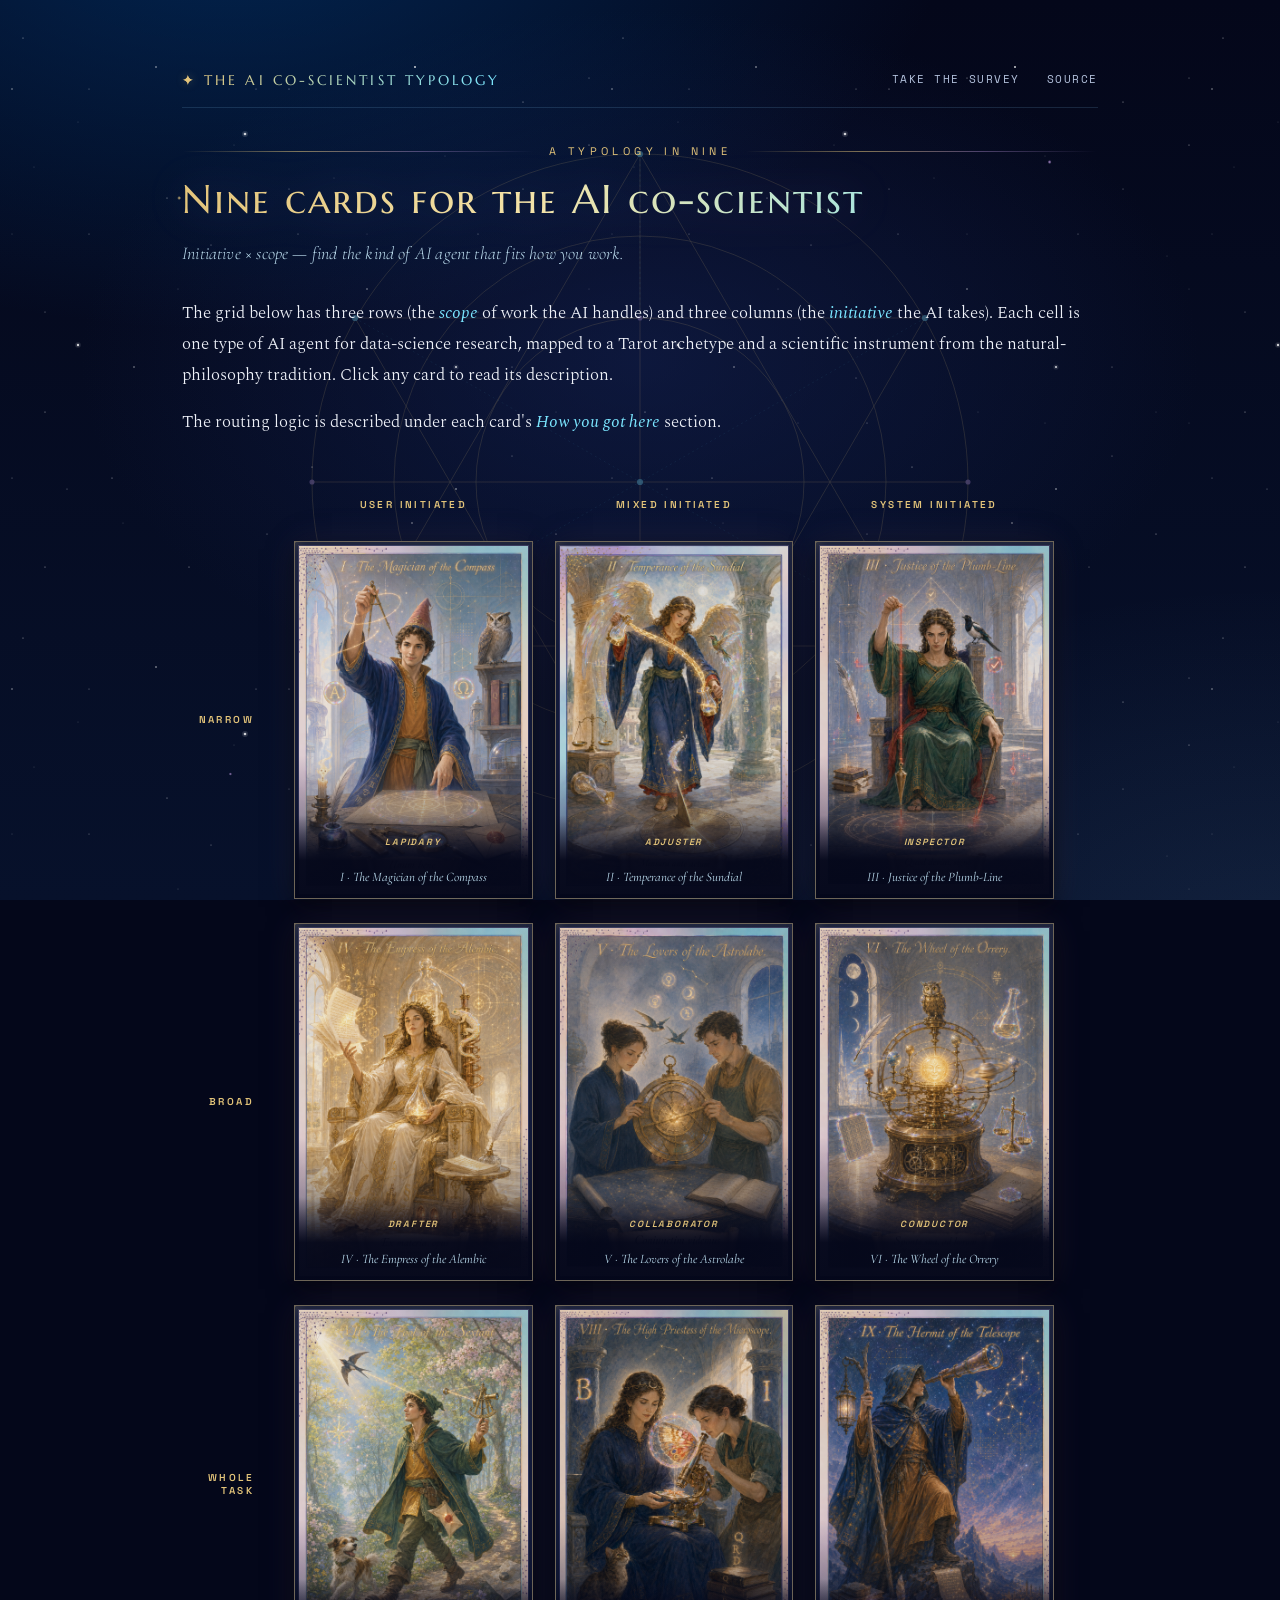
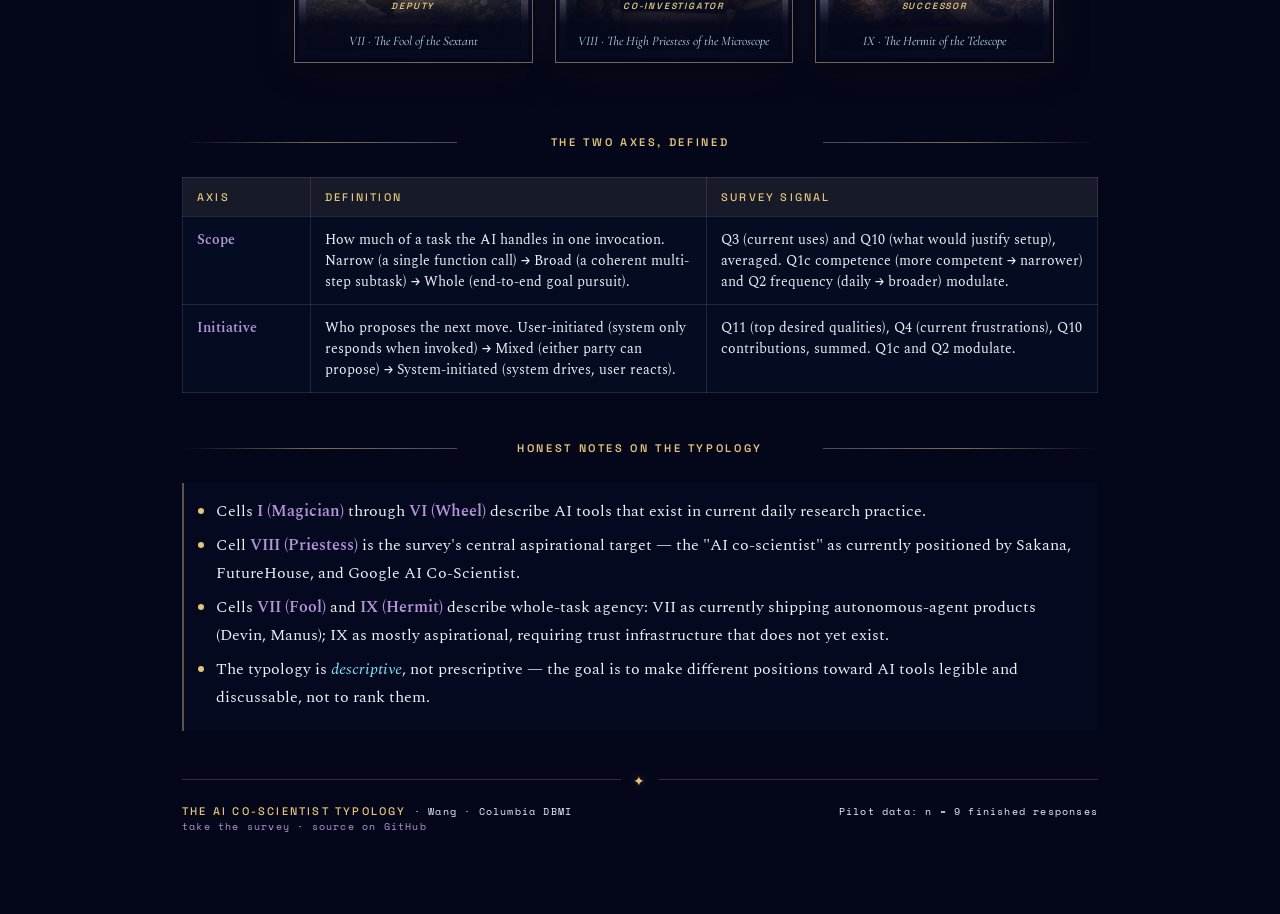
<file: index.html>
<!doctype html>
<html lang="en">
<head>
<meta charset="utf-8" />
<title>The AI Co-Scientist Typology</title>
<meta name="description" content="Nine cards · initiative × scope · find the kind of AI agent that fits how you work" />
<meta property="og:title" content="The AI Co-Scientist Typology" />
<meta property="og:description" content="Nine cards · initiative × scope · find the kind of AI agent that fits how you work" />
<link rel="stylesheet" href="styles.css" />
<link rel="stylesheet" href="styles-holographic.css" />
</head>
<body>
<div class="container">
  <nav class="topnav">
    <span class="brand">The AI Co-Scientist Typology</span>
    <span class="links">
      <a href="https://cumc.co1.qualtrics.com/jfe/form/SV_9uWW9GgwPuRucoS">take the survey</a>
      <a href="https://github.com/WillKeWang/emblema">source</a>
    </span>
  </nav>

  <div class="ornament">A typology in nine</div>
  <h1>Nine cards for the AI co-scientist</h1>
  <p class="index-intro">Initiative × scope — find the kind of AI agent that fits how you work.</p>

  <p>The grid below has three rows (the <em>scope</em> of work the AI handles) and three columns (the <em>initiative</em> the AI takes). Each cell is one type of AI agent for data-science research, mapped to a Tarot archetype and a scientific instrument from the natural-philosophy tradition. Click any card to read its description.</p>

  <p>The routing logic is described under each card's <em>How you got here</em> section.</p>

  <table class="grid-table" style="margin: 30px 0;">
    <tr>
      <td></td>
      <td class="col-head">User initiated</td>
      <td class="col-head">Mixed initiated</td>
      <td class="col-head">System initiated</td>
    </tr>
<tr><td class="row-head">Narrow</td>
<td><a class="grid-cell" href="magician.html" title="Lapidary"><img src="cards/card_01_magician.png" alt="The Magician of the Compass" /><span class="label"><span class="role">Lapidary</span><br/>I · The Magician of the Compass</span></a></td>
<td><a class="grid-cell" href="temperance.html" title="Adjuster"><img src="cards/card_02_temperance.png" alt="Temperance of the Sundial" /><span class="label"><span class="role">Adjuster</span><br/>II · Temperance of the Sundial</span></a></td>
<td><a class="grid-cell" href="justice.html" title="Inspector"><img src="cards/card_03_justice.png" alt="Justice of the Plumb-Line" /><span class="label"><span class="role">Inspector</span><br/>III · Justice of the Plumb-Line</span></a></td>
</tr>
<tr><td class="row-head">Broad</td>
<td><a class="grid-cell" href="empress.html" title="Drafter"><img src="cards/card_04_empress.png" alt="The Empress of the Alembic" /><span class="label"><span class="role">Drafter</span><br/>IV · The Empress of the Alembic</span></a></td>
<td><a class="grid-cell" href="lovers.html" title="Collaborator"><img src="cards/card_05_lovers.png" alt="The Lovers of the Astrolabe" /><span class="label"><span class="role">Collaborator</span><br/>V · The Lovers of the Astrolabe</span></a></td>
<td><a class="grid-cell" href="wheel.html" title="Conductor"><img src="cards/card_06_wheels.png" alt="The Wheel of the Orrery" /><span class="label"><span class="role">Conductor</span><br/>VI · The Wheel of the Orrery</span></a></td>
</tr>
<tr><td class="row-head">Whole task</td>
<td><a class="grid-cell" href="fool.html" title="Deputy"><img src="cards/card_07_fool.png" alt="The Fool of the Sextant" /><span class="label"><span class="role">Deputy</span><br/>VII · The Fool of the Sextant</span></a></td>
<td><a class="grid-cell" href="priestess.html" title="Co-Investigator"><img src="cards/card_08_priestest.png" alt="The High Priestess of the Microscope" /><span class="label"><span class="role">Co-Investigator</span><br/>VIII · The High Priestess of the Microscope</span></a></td>
<td><a class="grid-cell" href="hermit.html" title="Successor"><img src="cards/card_09_hermit.png" alt="The Hermit of the Telescope" /><span class="label"><span class="role">Successor</span><br/>IX · The Hermit of the Telescope</span></a></td>
</tr>

  </table>

  <h3>The two axes, defined</h3>
  <table class="matrix">
    <tr>
      <th style="width: 14%;">Axis</th>
      <th>Definition</th>
      <th>Survey signal</th>
    </tr>
    <tr>
      <td><strong>Scope</strong></td>
      <td>How much of a task the AI handles in one invocation. Narrow (a single function call) → Broad (a coherent multi-step subtask) → Whole (end-to-end goal pursuit).</td>
      <td>Q3 (current uses) and Q10 (what would justify setup), averaged. Q1c competence (more competent → narrower) and Q2 frequency (daily → broader) modulate.</td>
    </tr>
    <tr>
      <td><strong>Initiative</strong></td>
      <td>Who proposes the next move. User-initiated (system only responds when invoked) → Mixed (either party can propose) → System-initiated (system drives, user reacts).</td>
      <td>Q11 (top desired qualities), Q4 (current frustrations), Q10 contributions, summed. Q1c and Q2 modulate.</td>
    </tr>
  </table>

  <h3>Honest notes on the typology</h3>
  <ul>
    <li>Cells <strong>I (Magician)</strong> through <strong>VI (Wheel)</strong> describe AI tools that exist in current daily research practice.</li>
    <li>Cell <strong>VIII (Priestess)</strong> is the survey's central aspirational target — the "AI co-scientist" as currently positioned by Sakana, FutureHouse, and Google AI Co-Scientist.</li>
    <li>Cells <strong>VII (Fool)</strong> and <strong>IX (Hermit)</strong> describe whole-task agency: VII as currently shipping autonomous-agent products (Devin, Manus); IX as mostly aspirational, requiring trust infrastructure that does not yet exist.</li>
    <li>The typology is <em>descriptive</em>, not prescriptive — the goal is to make different positions toward AI tools legible and discussable, not to rank them.</li>
  </ul>

  <footer class="page-footer">
    <div class="col-row">
      <div>
        <strong>The AI Co-Scientist Typology</strong> · Wang · Columbia DBMI<br/>
        <a href="https://cumc.co1.qualtrics.com/jfe/form/SV_9uWW9GgwPuRucoS">take the survey</a> · <a href="https://github.com/WillKeWang/emblema">source on GitHub</a>
      </div>
      <div style="text-align: right;">
        Pilot data: n = 9 finished responses
      </div>
    </div>
  </footer>
</div>
</body>
</html>
</file>
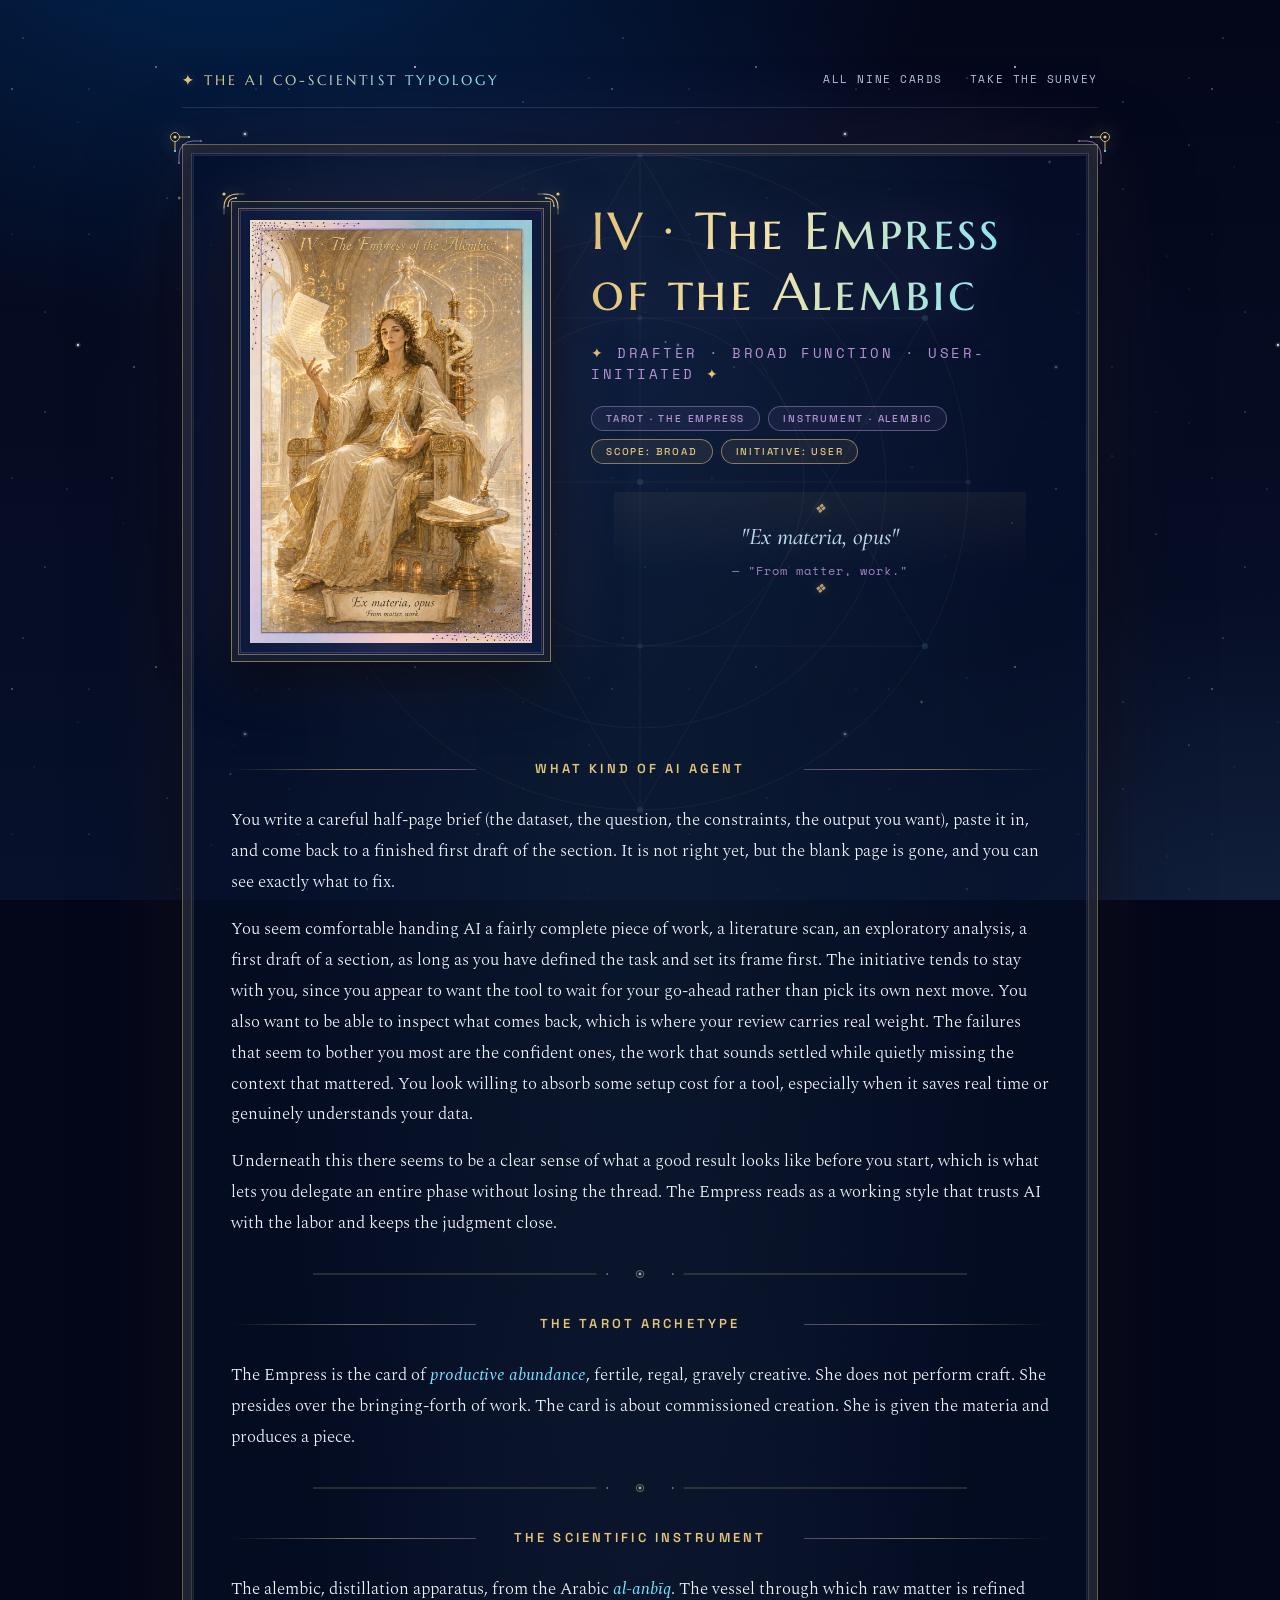
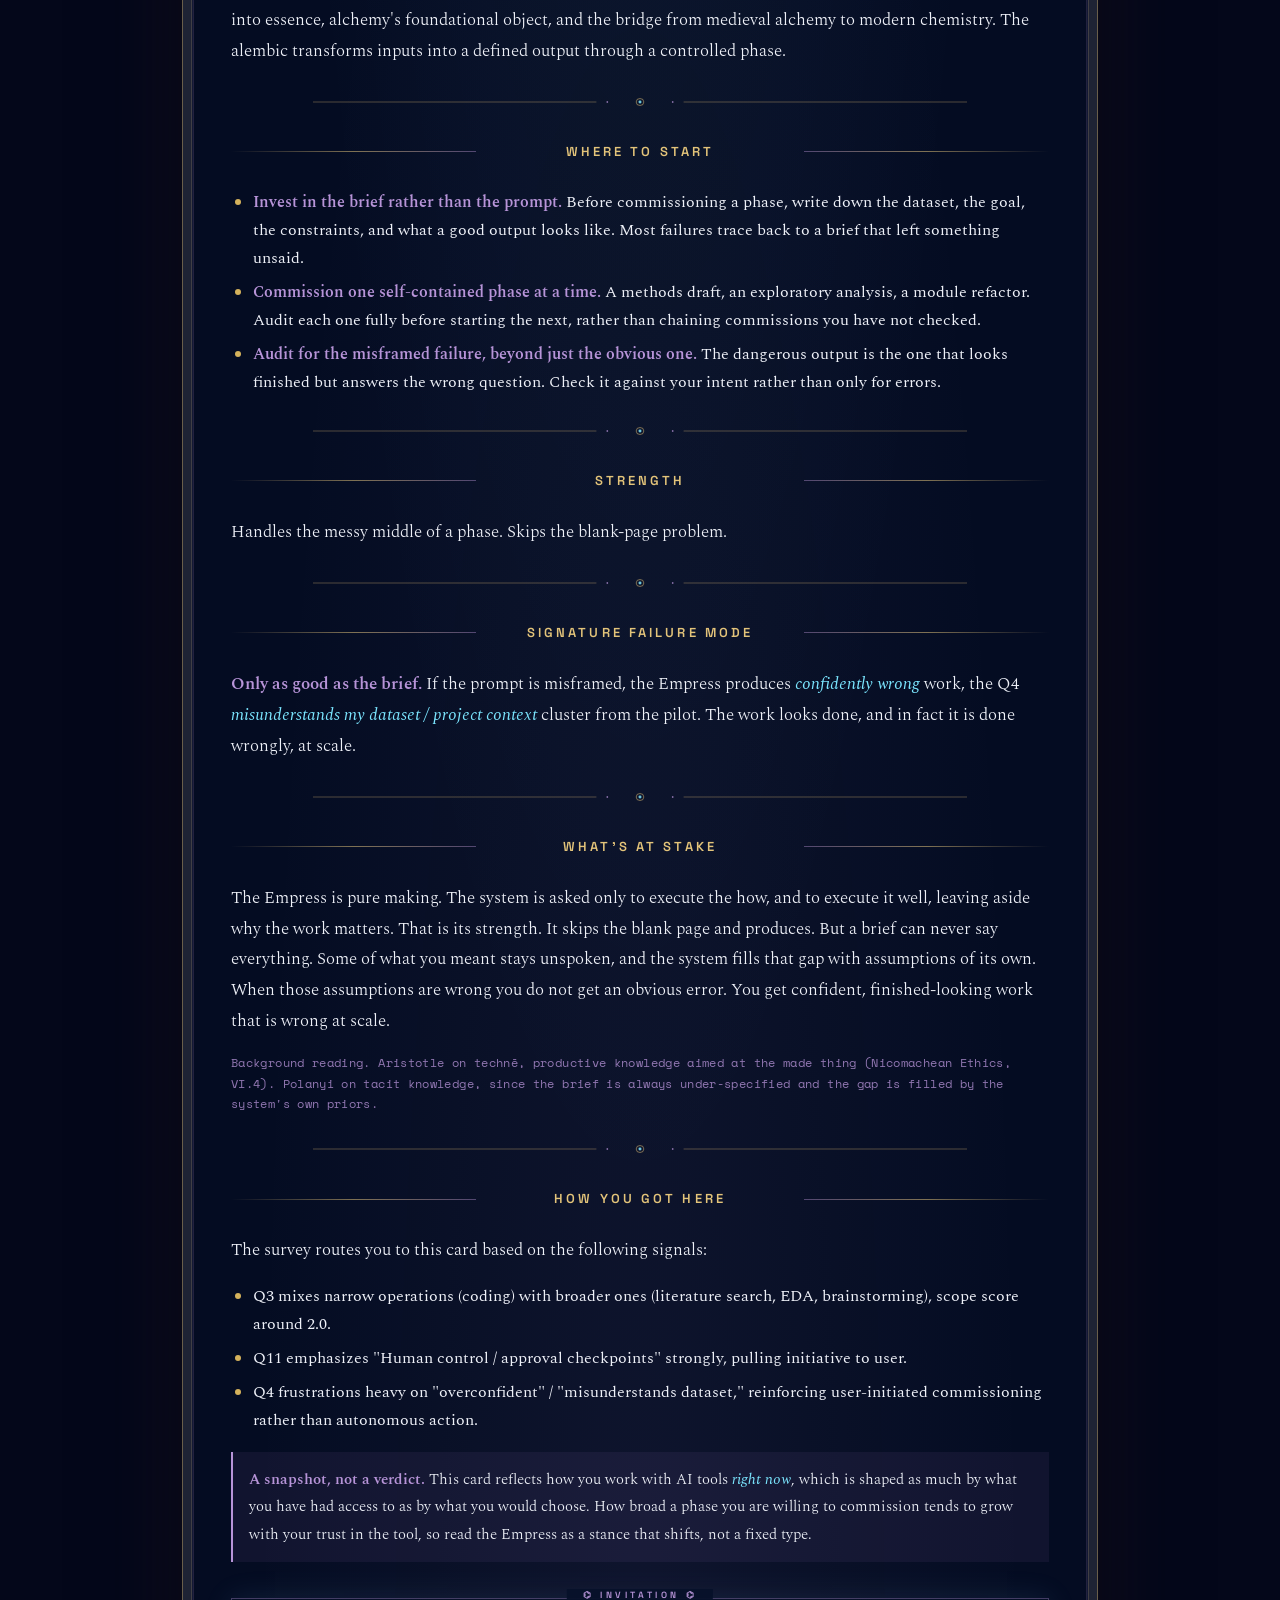
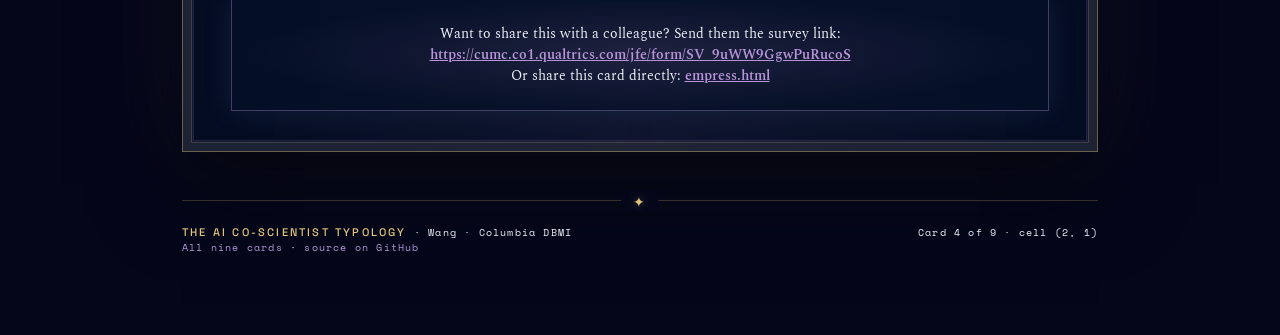
<file: empress.html>
<!doctype html>
<html lang="en">
<head>
<meta charset="utf-8" />
<title>The Empress of the Alembic — The AI Co-Scientist Typology</title>
<meta name="description" content="You paste in a careful brief and come back to a finished first draft. The blank page is gone. The Empress of the Alembic commissions whole phases of work and audits what returns. Find your AI co-scientist type." />
<meta property="og:title" content="The Empress of the Alembic — your AI co-scientist type" />
<meta property="og:description" content="You paste in a careful brief and come back to a finished first draft. The blank page is gone. The Empress of the Alembic commissions whole phases of work and audits what returns. Find your AI co-scientist type." />
<meta property="og:image" content="cards/card_04_empress.png" />
<meta property="og:type" content="article" />
<link rel="stylesheet" href="styles.css" />
<link rel="stylesheet" href="styles-holographic.css" />
</head>
<body>
<div class="container">
  <nav class="topnav">
    <span class="brand">The AI Co-Scientist Typology</span>
    <span class="links">
      <a href="index.html">all nine cards</a>
      <a href="https://cumc.co1.qualtrics.com/jfe/form/SV_9uWW9GgwPuRucoS">take the survey</a>
    </span>
  </nav>

  <article>
    <div class="card-page-header">
      <div class="card-image"><img src="cards/card_04_empress.png" alt="The Empress of the Alembic" /></div>
      <div class="card-meta">
        <h1>IV · The Empress of the Alembic</h1>
        <div class="role">Drafter · broad function · user-initiated</div>
        <div class="badge-row">
          <span class="badge">Tarot · The Empress</span>
          <span class="badge">Instrument · Alembic</span>
          <span class="badge gold">Scope: broad</span>
          <span class="badge gold">Initiative: user</span>
        </div>
        <div class="motto">"Ex materia, opus" <span class="gloss">— "From matter, work."</span></div>
      </div>
    </div>

    <div class="section">
          <h3>What kind of AI agent</h3>
          <p>You write a careful half-page brief (the dataset, the question, the constraints, the output you want), paste it in, and come back to a finished first draft of the section. It is not right yet, but the blank page is gone, and you can see exactly what to fix.</p>
          <p>You seem comfortable handing AI a fairly complete piece of work, a literature scan, an exploratory analysis, a first draft of a section, as long as you have defined the task and set its frame first. The initiative tends to stay with you, since you appear to want the tool to wait for your go-ahead rather than pick its own next move. You also want to be able to inspect what comes back, which is where your review carries real weight. The failures that seem to bother you most are the confident ones, the work that sounds settled while quietly missing the context that mattered. You look willing to absorb some setup cost for a tool, especially when it saves real time or genuinely understands your data.</p>
          <p>Underneath this there seems to be a clear sense of what a good result looks like before you start, which is what lets you delegate an entire phase without losing the thread. The Empress reads as a working style that trusts AI with the labor and keeps the judgment close.</p>
        </div>

    <div class="section">
      <h3>The Tarot archetype</h3>
      <p>The Empress is the card of <em>productive abundance</em>, fertile, regal, gravely creative. She does not perform craft. She presides over the bringing-forth of work. The card is about commissioned creation. She is given the materia and produces a piece.</p>
    </div>

    <div class="section">
      <h3>The scientific instrument</h3>
      <p>The alembic, distillation apparatus, from the Arabic <em>al-anbīq</em>. The vessel through which raw matter is refined into essence, alchemy's foundational object, and the bridge from medieval alchemy to modern chemistry. The alembic transforms inputs into a defined output through a controlled phase.</p>
    </div>

    <div class="section">
      <h3>Where to start</h3>
      <ul><li><strong>Invest in the brief rather than the prompt.</strong> Before commissioning a phase, write down the dataset, the goal, the constraints, and what a good output looks like. Most failures trace back to a brief that left something unsaid.</li><li><strong>Commission one self-contained phase at a time.</strong> A methods draft, an exploratory analysis, a module refactor. Audit each one fully before starting the next, rather than chaining commissions you have not checked.</li><li><strong>Audit for the misframed failure, beyond just the obvious one.</strong> The dangerous output is the one that looks finished but answers the wrong question. Check it against your intent rather than only for errors.</li></ul>
    </div>

    <div class="section">
      <h3>Strength</h3>
      <p>Handles the messy middle of a phase. Skips the blank-page problem.</p>
    </div>

    <div class="section">
      <h3>Signature failure mode</h3>
      <p><strong>Only as good as the brief.</strong> If the prompt is misframed, the Empress produces <em>confidently wrong</em> work, the Q4 <em>misunderstands my dataset / project context</em> cluster from the pilot. The work looks done, and in fact it is done wrongly, at scale.</p>
    </div>

    <div class="section">
      <h3>What's at stake</h3>
      <p>The Empress is pure making. The system is asked only to execute the how, and to execute it well, leaving aside why the work matters. That is its strength. It skips the blank page and produces. But a brief can never say everything. Some of what you meant stays unspoken, and the system fills that gap with assumptions of its own. When those assumptions are wrong you do not get an obvious error. You get confident, finished-looking work that is wrong at scale.</p>
      <p style="font-family:var(--mono);font-size:12px;line-height:1.7;letter-spacing:.03em;color:var(--amethyst);opacity:.78;margin-top:.9rem;">Background reading. Aristotle on technē, productive knowledge aimed at the made thing (Nicomachean Ethics, VI.4). Polanyi on tacit knowledge, since the brief is always under-specified and the gap is filled by the system's own priors.</p>
    </div>

    <div class="section">
      <h3>How you got here</h3>
      <p>The survey routes you to this card based on the following signals:</p>
      <ul><li>Q3 mixes narrow operations (coding) with broader ones (literature search, EDA, brainstorming), scope score around 2.0.</li><li>Q11 emphasizes "Human control / approval checkpoints" strongly, pulling initiative to user.</li><li>Q4 frustrations heavy on "overconfident" / "misunderstands dataset," reinforcing user-initiated commissioning rather than autonomous action.</li></ul>
      <p style="margin-top:1.1rem;padding:.85rem 1rem;border-left:2px solid var(--amethyst);background:rgba(183,148,216,0.07);font-size:.95em;"><strong>A snapshot, not a verdict.</strong> This card reflects how you work with AI tools <em>right now</em>, which is shaped as much by what you have had access to as by what you would choose. How broad a phase you are willing to commission tends to grow with your trust in the tool, so read the Empress as a stance that shifts, not a fixed type.</p>
    </div>

    <div class="cta">
      Want to share this with a colleague? Send them the survey link:
      <a href="https://cumc.co1.qualtrics.com/jfe/form/SV_9uWW9GgwPuRucoS">https://cumc.co1.qualtrics.com/jfe/form/SV_9uWW9GgwPuRucoS</a><br/>
      Or share this card directly: <a href="empress.html">empress.html</a>
    </div>
  </article>

  <footer class="page-footer">
    <div class="col-row">
      <div>
        <strong>The AI Co-Scientist Typology</strong> · Wang · Columbia DBMI<br/>
        <a href="index.html">All nine cards</a> · <a href="https://github.com/WillKeWang/emblema">source on GitHub</a>
      </div>
      <div style="text-align: right;">
        Card 4 of 9 · cell (2, 1)
      </div>
    </div>
  </footer>
</div>
</body>
</html>
</file>
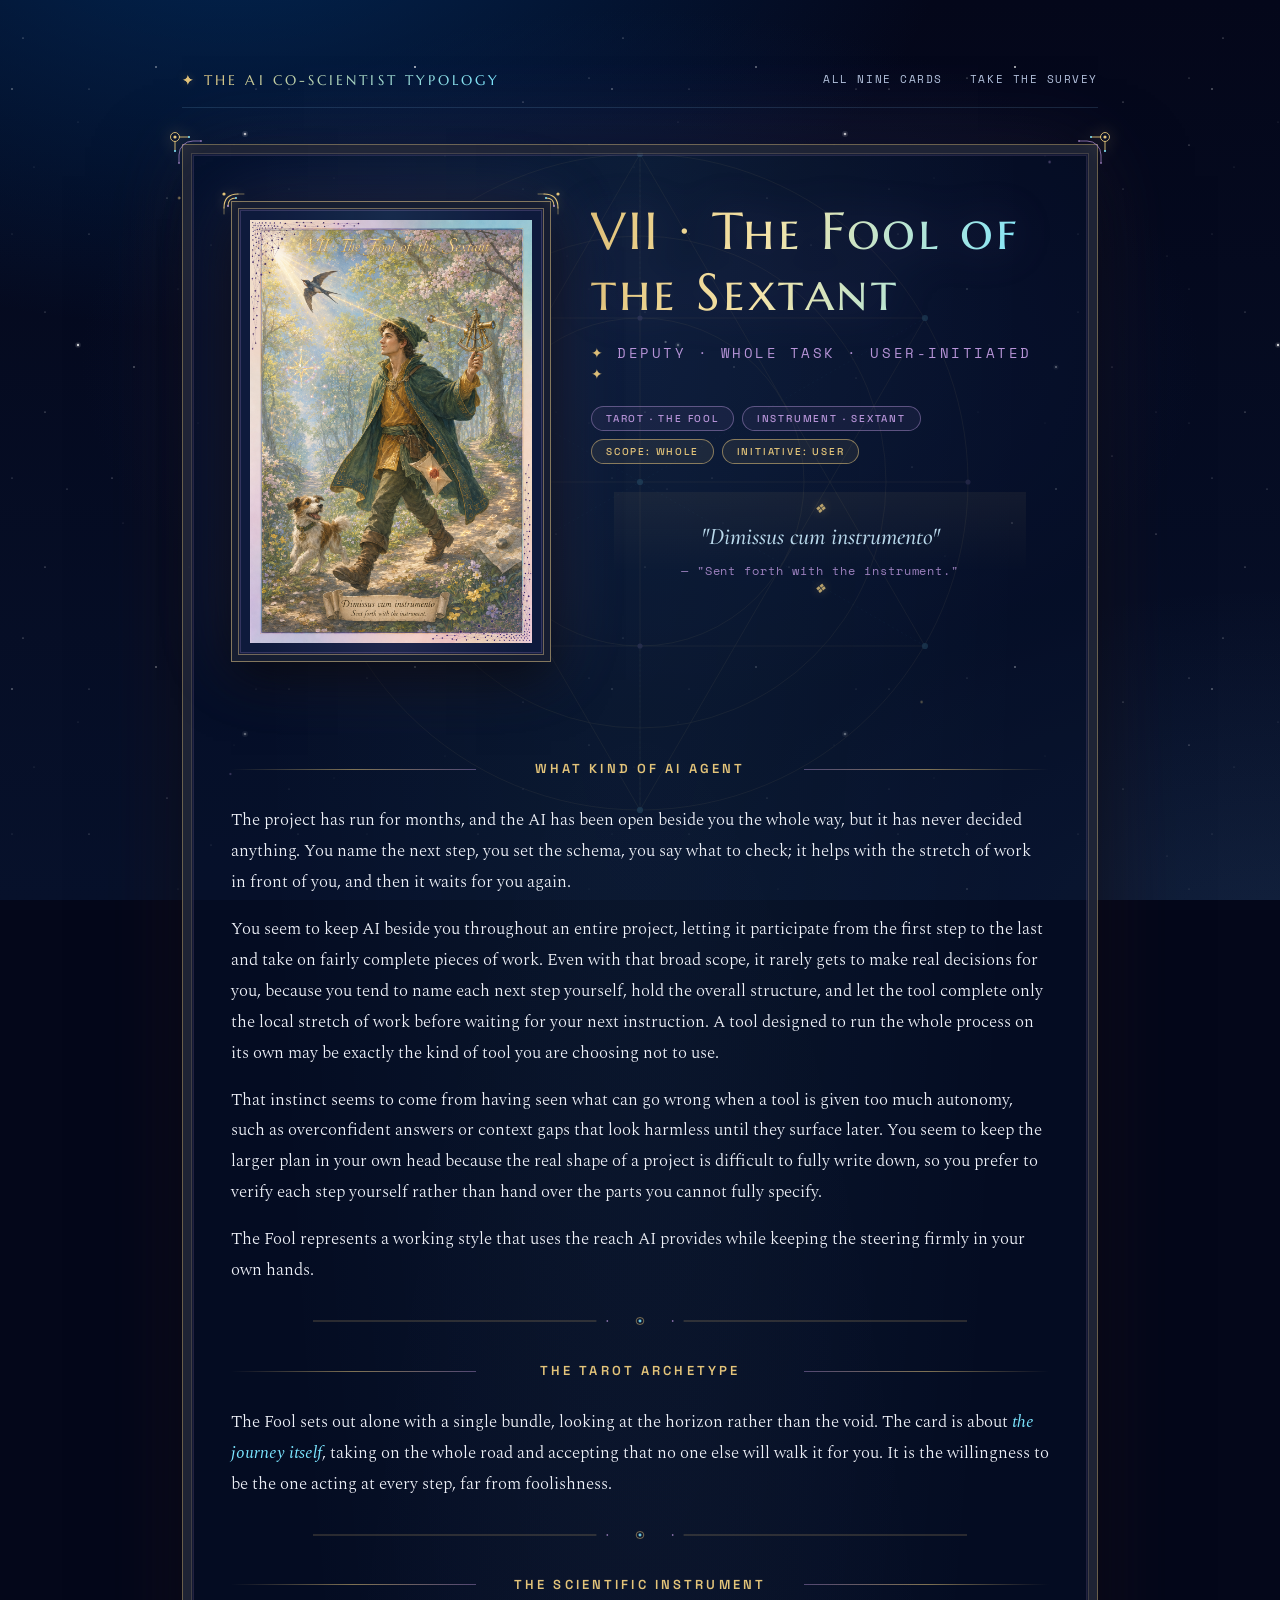
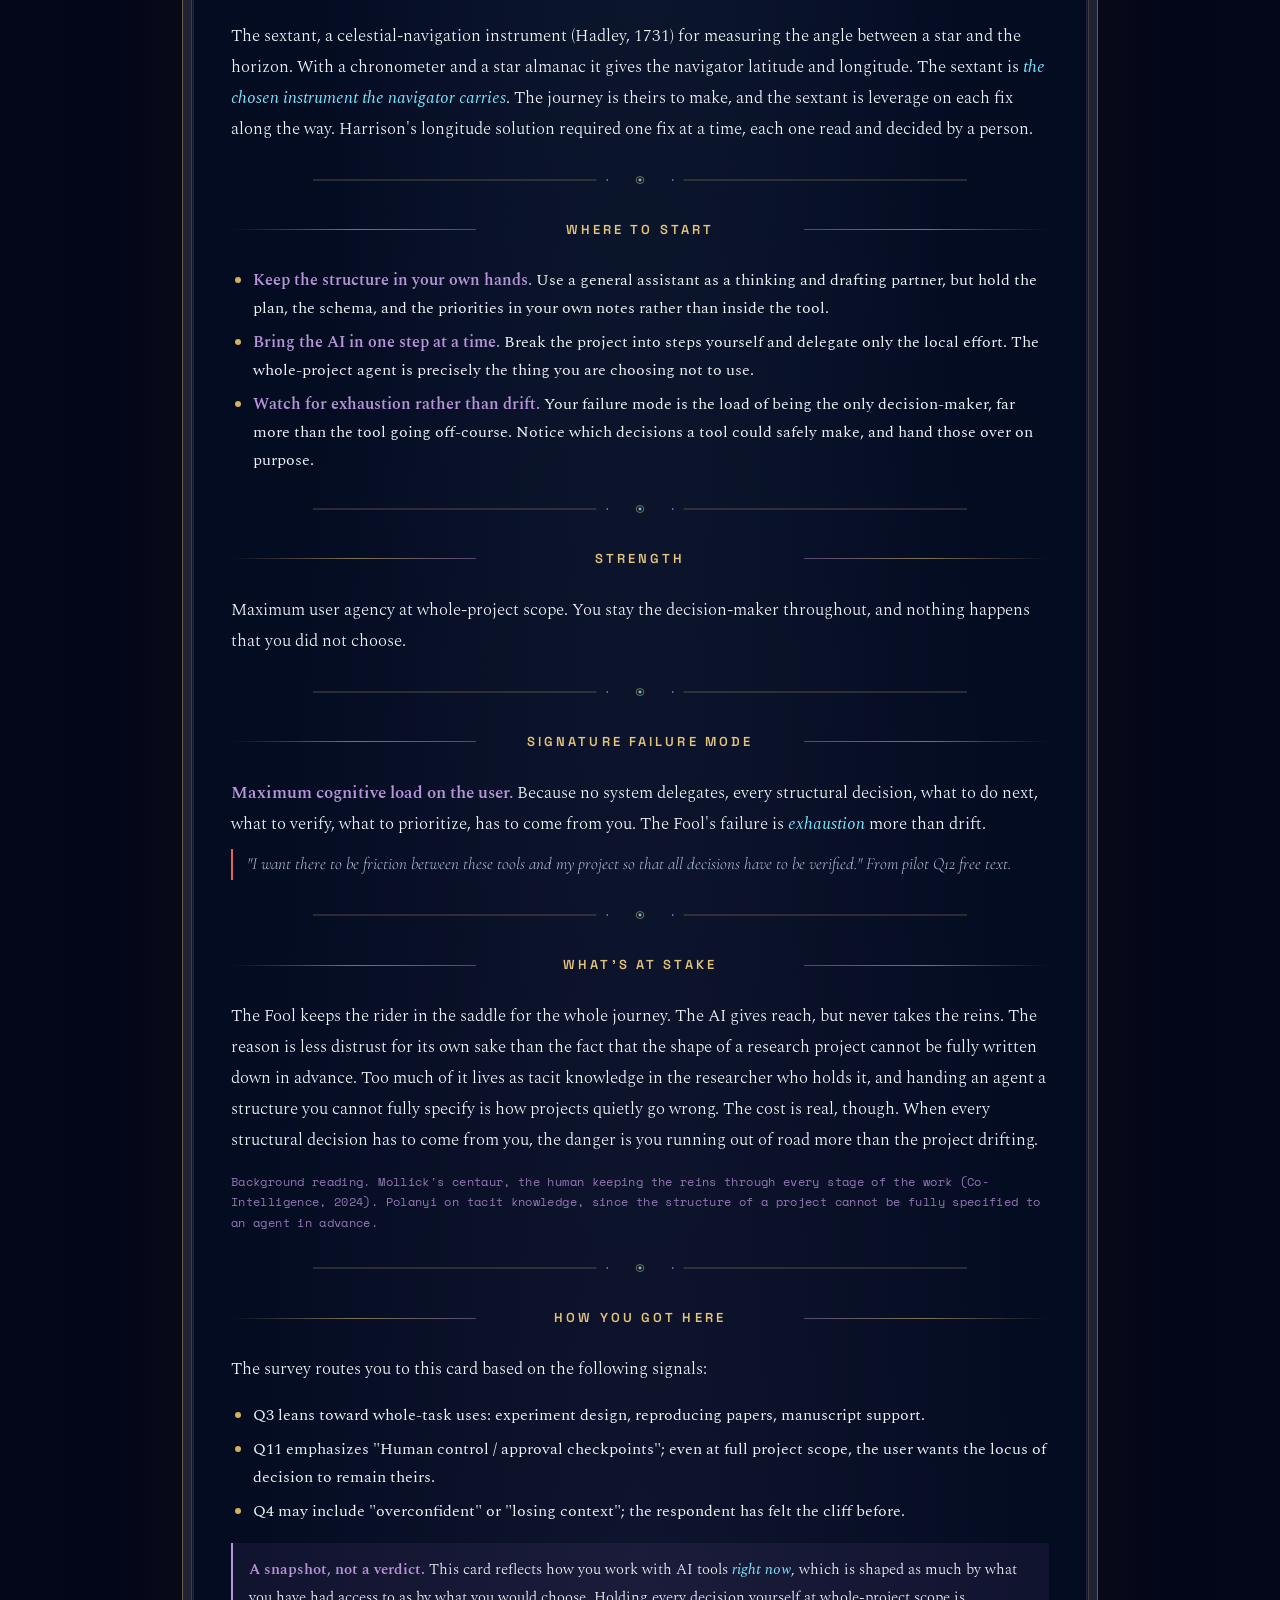
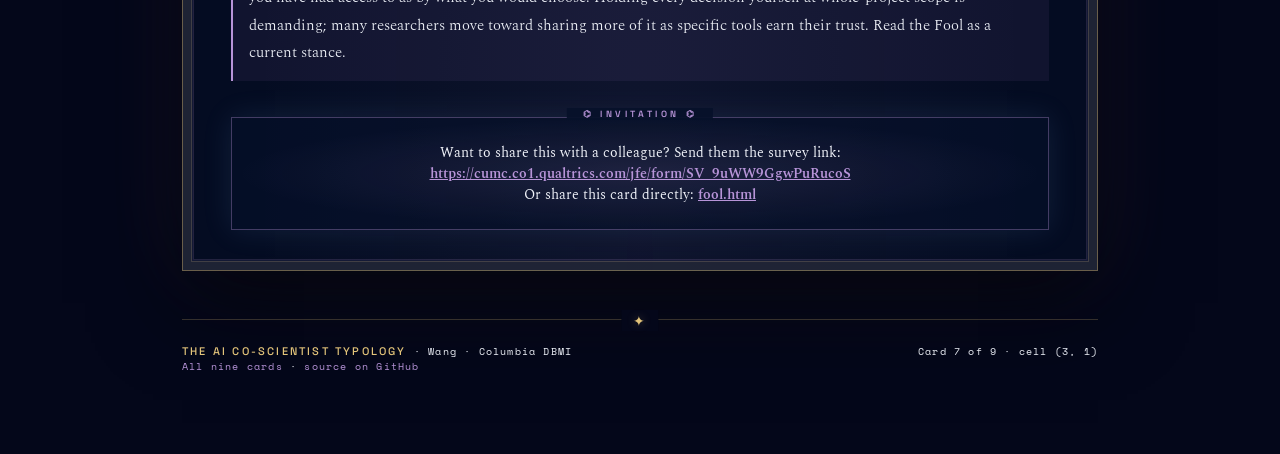
<file: fool.html>
<!doctype html>
<html lang="en">
<head>
<meta charset="utf-8" />
<title>The Fool of the Sextant — The AI Co-Scientist Typology</title>
<meta name="description" content="The project runs for months and the AI is open beside you the whole way, but it never decides anything. The Fool of the Sextant takes on whole projects and keeps every decision. Find your AI co-scientist type." />
<meta property="og:title" content="The Fool of the Sextant — your AI co-scientist type" />
<meta property="og:description" content="The project runs for months and the AI is open beside you the whole way, but it never decides anything. The Fool of the Sextant takes on whole projects and keeps every decision. Find your AI co-scientist type." />
<meta property="og:image" content="cards/card_07_fool.png" />
<meta property="og:type" content="article" />
<link rel="stylesheet" href="styles.css" />
<link rel="stylesheet" href="styles-holographic.css" />
</head>
<body>
<div class="container">
  <nav class="topnav">
    <span class="brand">The AI Co-Scientist Typology</span>
    <span class="links">
      <a href="index.html">all nine cards</a>
      <a href="https://cumc.co1.qualtrics.com/jfe/form/SV_9uWW9GgwPuRucoS">take the survey</a>
    </span>
  </nav>

  <article>
    <div class="card-page-header">
      <div class="card-image"><img src="cards/card_07_fool.png" alt="The Fool of the Sextant" /></div>
      <div class="card-meta">
        <h1>VII · The Fool of the Sextant</h1>
        <div class="role">Deputy · whole task · user-initiated</div>
        <div class="badge-row">
          <span class="badge">Tarot · The Fool</span>
          <span class="badge">Instrument · Sextant</span>
          <span class="badge gold">Scope: whole</span>
          <span class="badge gold">Initiative: user</span>
        </div>
        <div class="motto">"Dimissus cum instrumento" <span class="gloss">— "Sent forth with the instrument."</span></div>
      </div>
    </div>

    <div class="section">
          <h3>What kind of AI agent</h3>
          <p>The project has run for months, and the AI has been open beside you the whole way, but it has never decided anything. You name the next step, you set the schema, you say what to check; it helps with the stretch of work in front of you, and then it waits for you again.</p>
          <p>You seem to keep AI beside you throughout an entire project, letting it participate from the first step to the last and take on fairly complete pieces of work. Even with that broad scope, it rarely gets to make real decisions for you, because you tend to name each next step yourself, hold the overall structure, and let the tool complete only the local stretch of work before waiting for your next instruction. A tool designed to run the whole process on its own may be exactly the kind of tool you are choosing not to use.</p>
          <p>That instinct seems to come from having seen what can go wrong when a tool is given too much autonomy, such as overconfident answers or context gaps that look harmless until they surface later. You seem to keep the larger plan in your own head because the real shape of a project is difficult to fully write down, so you prefer to verify each step yourself rather than hand over the parts you cannot fully specify.</p>
          <p>The Fool represents a working style that uses the reach AI provides while keeping the steering firmly in your own hands.</p>
        </div>

    <div class="section">
      <h3>The Tarot archetype</h3>
      <p>The Fool sets out alone with a single bundle, looking at the horizon rather than the void. The card is about <em>the journey itself</em>, taking on the whole road and accepting that no one else will walk it for you. It is the willingness to be the one acting at every step, far from foolishness.</p>
    </div>

    <div class="section">
      <h3>The scientific instrument</h3>
      <p>The sextant, a celestial-navigation instrument (Hadley, 1731) for measuring the angle between a star and the horizon. With a chronometer and a star almanac it gives the navigator latitude and longitude. The sextant is <em>the chosen instrument the navigator carries</em>. The journey is theirs to make, and the sextant is leverage on each fix along the way. Harrison's longitude solution required one fix at a time, each one read and decided by a person.</p>
    </div>

    <div class="section">
      <h3>Where to start</h3>
      <ul><li><strong>Keep the structure in your own hands.</strong> Use a general assistant as a thinking and drafting partner, but hold the plan, the schema, and the priorities in your own notes rather than inside the tool.</li><li><strong>Bring the AI in one step at a time.</strong> Break the project into steps yourself and delegate only the local effort. The whole-project agent is precisely the thing you are choosing not to use.</li><li><strong>Watch for exhaustion rather than drift.</strong> Your failure mode is the load of being the only decision-maker, far more than the tool going off-course. Notice which decisions a tool could safely make, and hand those over on purpose.</li></ul>
    </div>

    <div class="section">
      <h3>Strength</h3>
      <p>Maximum user agency at whole-project scope. You stay the decision-maker throughout, and nothing happens that you did not choose.</p>
    </div>

    <div class="section">
      <h3>Signature failure mode</h3>
      <p><strong>Maximum cognitive load on the user.</strong> Because no system delegates, every structural decision, what to do next, what to verify, what to prioritize, has to come from you. The Fool's failure is <em>exhaustion</em> more than drift.<br/><span class="quote">"I want there to be friction between these tools and my project so that all decisions have to be verified." From pilot Q12 free text.</span></p>
    </div>

    <div class="section">
      <h3>What's at stake</h3>
      <p>The Fool keeps the rider in the saddle for the whole journey. The AI gives reach, but never takes the reins. The reason is less distrust for its own sake than the fact that the shape of a research project cannot be fully written down in advance. Too much of it lives as tacit knowledge in the researcher who holds it, and handing an agent a structure you cannot fully specify is how projects quietly go wrong. The cost is real, though. When every structural decision has to come from you, the danger is you running out of road more than the project drifting.</p>
      <p style="font-family:var(--mono);font-size:12px;line-height:1.7;letter-spacing:.03em;color:var(--amethyst);opacity:.78;margin-top:.9rem;">Background reading. Mollick's centaur, the human keeping the reins through every stage of the work (Co-Intelligence, 2024). Polanyi on tacit knowledge, since the structure of a project cannot be fully specified to an agent in advance.</p>
    </div>

    <div class="section">
      <h3>How you got here</h3>
      <p>The survey routes you to this card based on the following signals:</p>
      <ul><li>Q3 leans toward whole-task uses: experiment design, reproducing papers, manuscript support.</li><li>Q11 emphasizes "Human control / approval checkpoints"; even at full project scope, the user wants the locus of decision to remain theirs.</li><li>Q4 may include "overconfident" or "losing context"; the respondent has felt the cliff before.</li></ul>
      <p style="margin-top:1.1rem;padding:.85rem 1rem;border-left:2px solid var(--amethyst);background:rgba(183,148,216,0.07);font-size:.95em;"><strong>A snapshot, not a verdict.</strong> This card reflects how you work with AI tools <em>right now</em>, which is shaped as much by what you have had access to as by what you would choose. Holding every decision yourself at whole-project scope is demanding; many researchers move toward sharing more of it as specific tools earn their trust. Read the Fool as a current stance.</p>
    </div>

    <div class="cta">
      Want to share this with a colleague? Send them the survey link:
      <a href="https://cumc.co1.qualtrics.com/jfe/form/SV_9uWW9GgwPuRucoS">https://cumc.co1.qualtrics.com/jfe/form/SV_9uWW9GgwPuRucoS</a><br/>
      Or share this card directly: <a href="fool.html">fool.html</a>
    </div>
  </article>

  <footer class="page-footer">
    <div class="col-row">
      <div>
        <strong>The AI Co-Scientist Typology</strong> · Wang · Columbia DBMI<br/>
        <a href="index.html">All nine cards</a> · <a href="https://github.com/WillKeWang/emblema">source on GitHub</a>
      </div>
      <div style="text-align: right;">
        Card 7 of 9 · cell (3, 1)
      </div>
    </div>
  </footer>
</div>
</body>
</html>
</file>
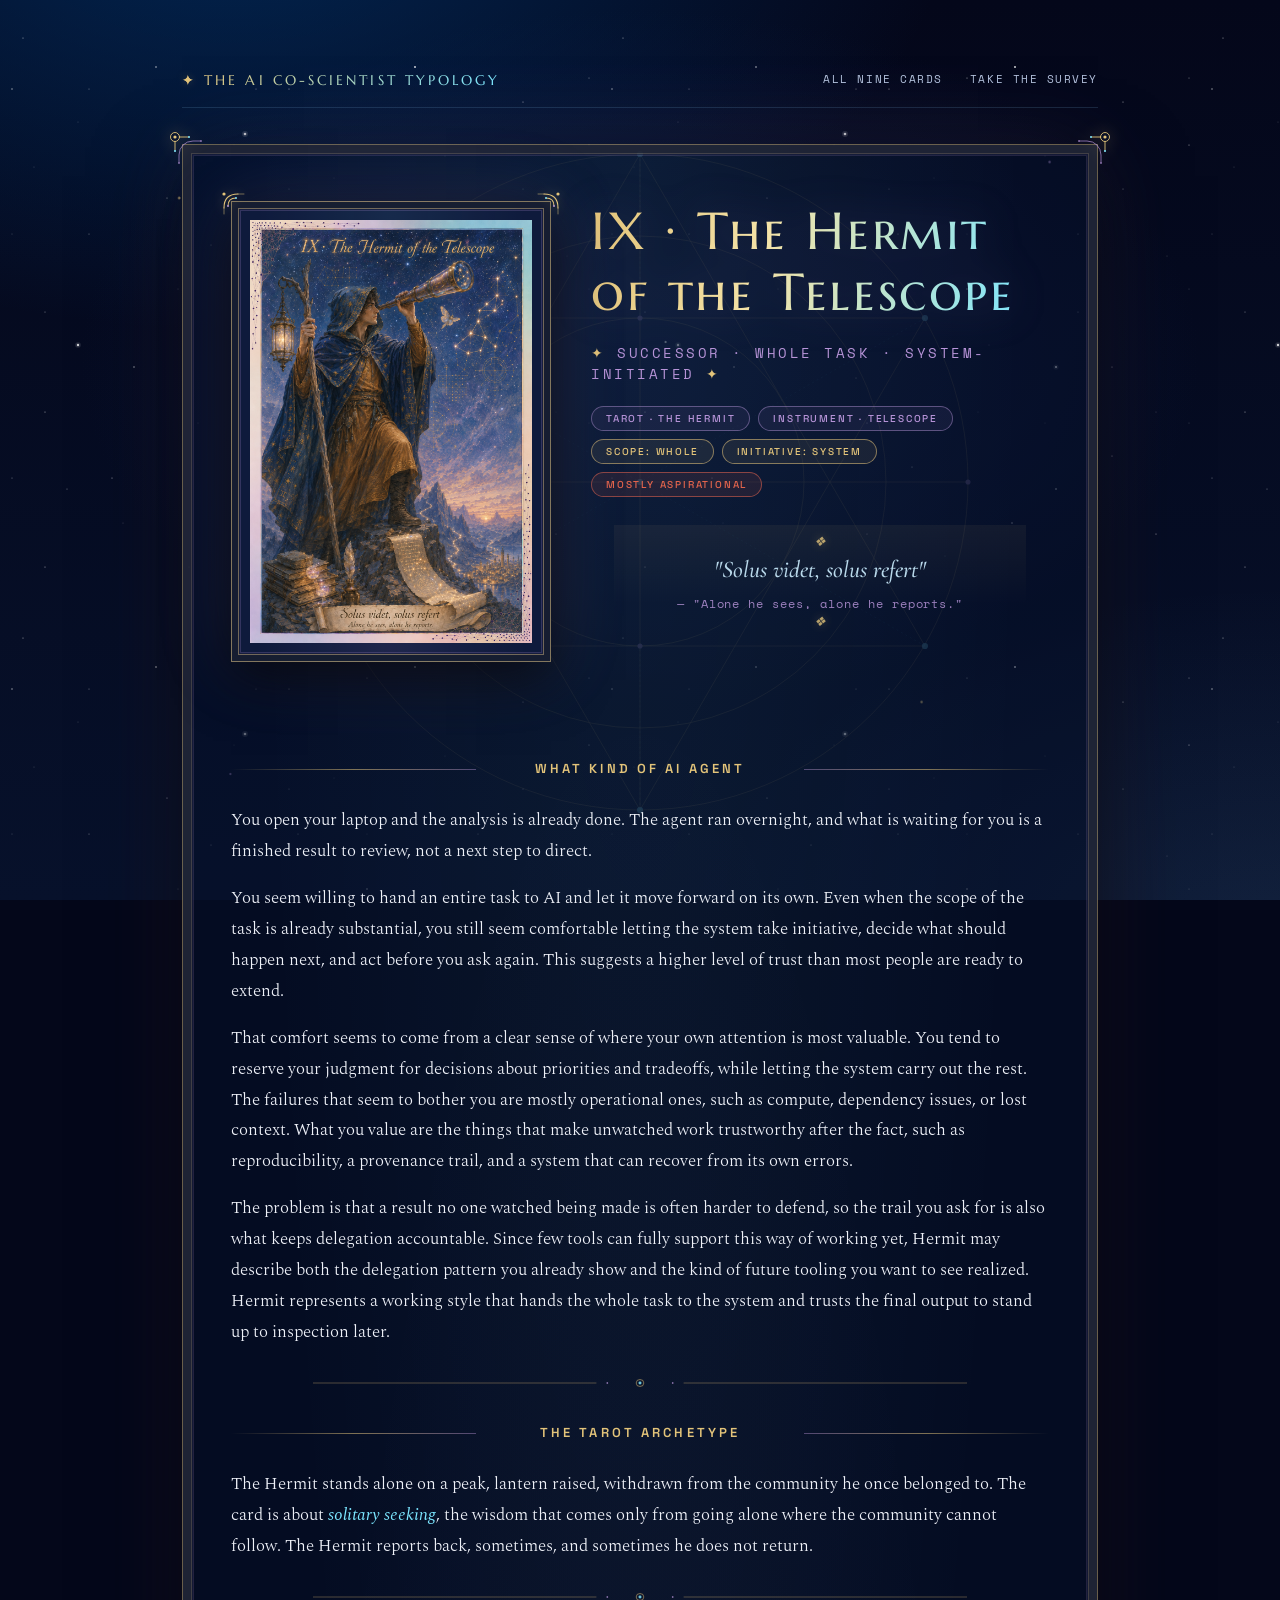
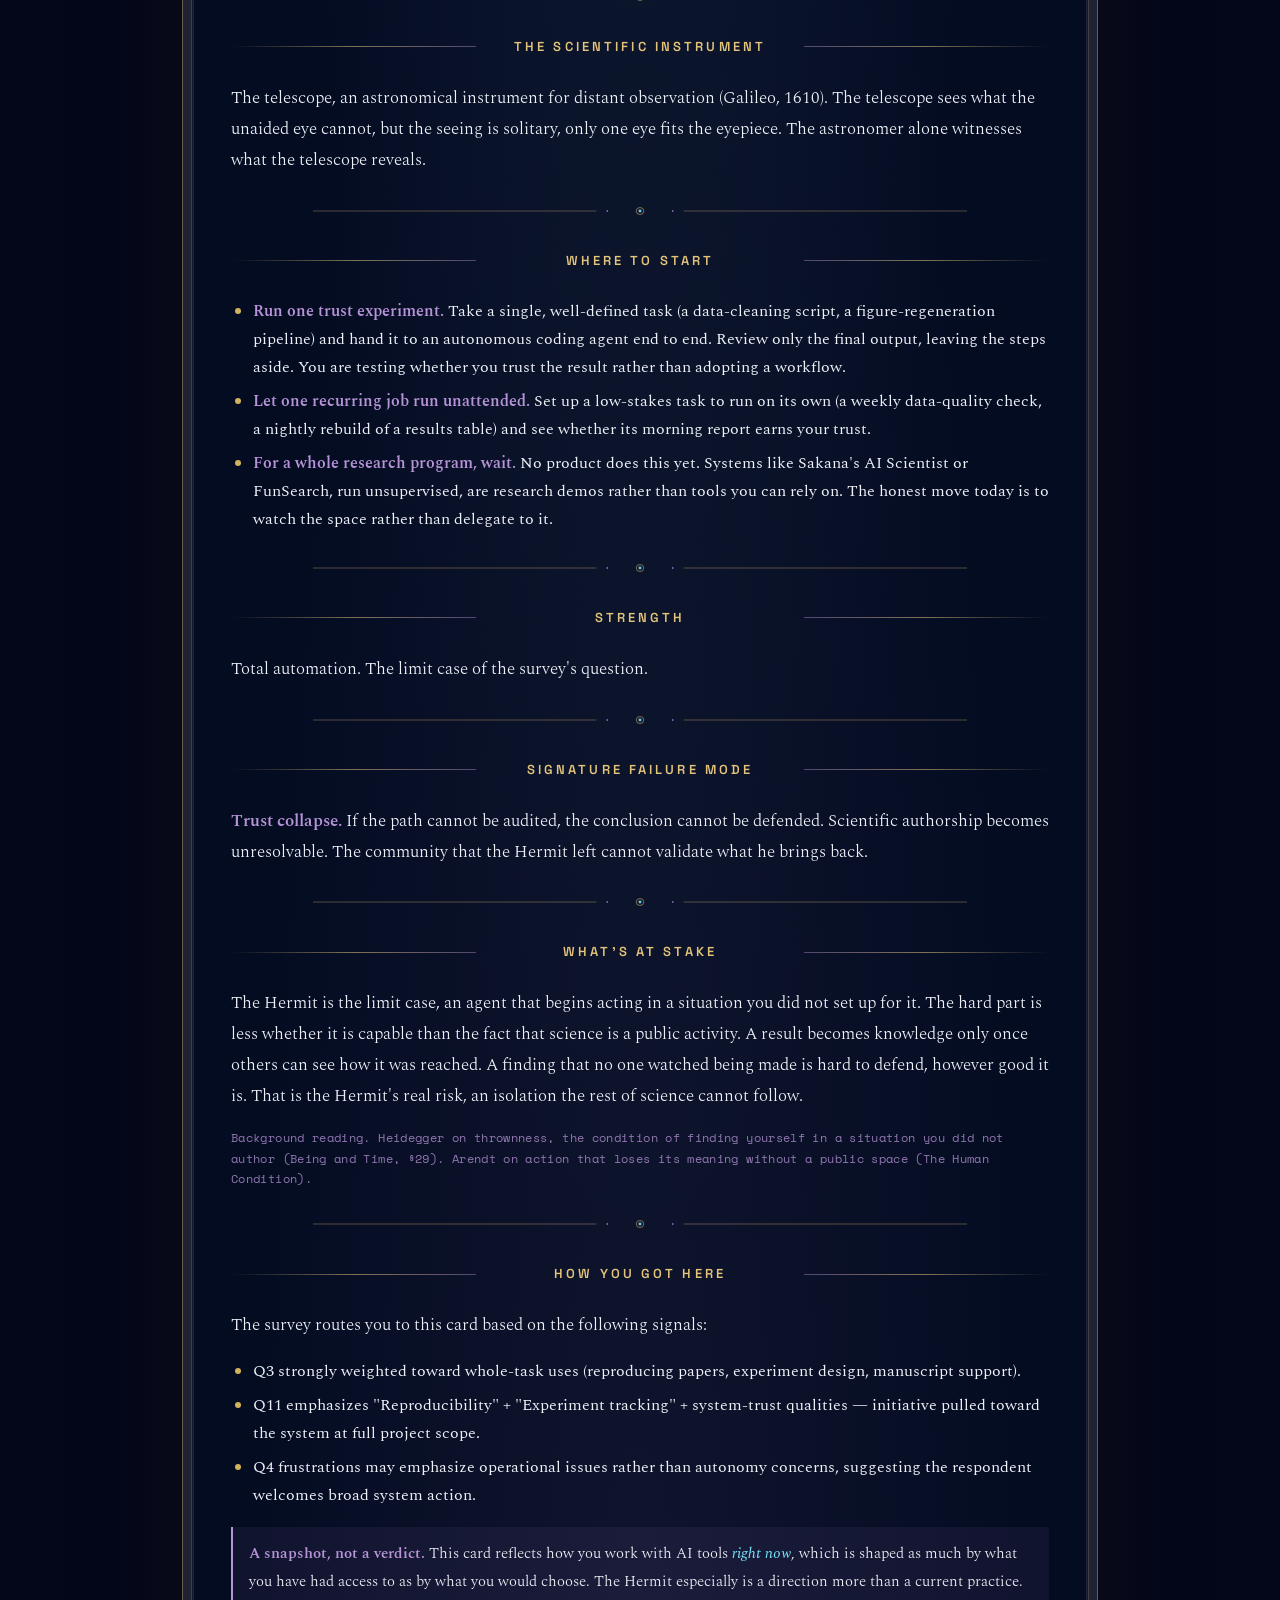
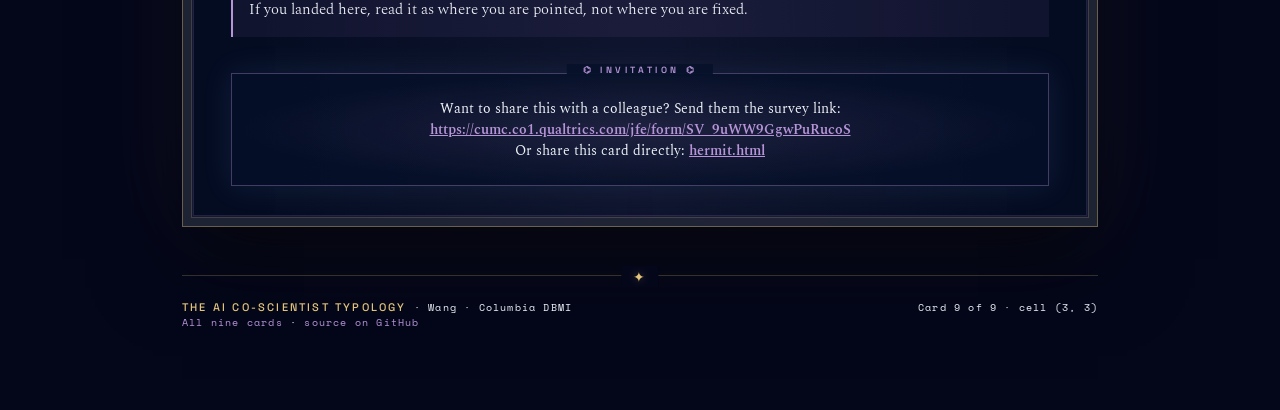
<file: hermit.html>
<!doctype html>
<html lang="en">
<head>
<meta charset="utf-8" />
<title>The Hermit of the Telescope — The AI Co-Scientist Typology</title>
<meta name="description" content="You open your laptop and the analysis is already done. The agent ran overnight. The Hermit of the Telescope hands AI agents whole projects and reviews the finished result. Find your AI co-scientist type." />
<meta property="og:title" content="The Hermit of the Telescope — your AI co-scientist type" />
<meta property="og:description" content="You open your laptop and the analysis is already done. The agent ran overnight. The Hermit of the Telescope hands AI agents whole projects and reviews the finished result. Find your AI co-scientist type." />
<meta property="og:image" content="cards/card_09_hermit.png" />
<meta property="og:type" content="article" />
<link rel="stylesheet" href="styles.css" />
<link rel="stylesheet" href="styles-holographic.css" />
</head>
<body>
<div class="container">
  <nav class="topnav">
    <span class="brand">The AI Co-Scientist Typology</span>
    <span class="links">
      <a href="index.html">all nine cards</a>
      <a href="https://cumc.co1.qualtrics.com/jfe/form/SV_9uWW9GgwPuRucoS">take the survey</a>
    </span>
  </nav>

  <article>
    <div class="card-page-header">
      <div class="card-image"><img src="cards/card_09_hermit.png" alt="The Hermit of the Telescope" /></div>
      <div class="card-meta">
        <h1>IX · The Hermit of the Telescope</h1>
        <div class="role">Successor · whole task · system-initiated</div>
        <div class="badge-row">
          <span class="badge">Tarot · The Hermit</span>
          <span class="badge">Instrument · Telescope</span>
          <span class="badge gold">Scope: whole</span>
          <span class="badge gold">Initiative: system</span>
          <span class="badge warn">Mostly aspirational</span>
        </div>
        <div class="motto">"Solus videt, solus refert" <span class="gloss">— "Alone he sees, alone he reports."</span></div>
      </div>
    </div>

    <div class="section">
          <h3>What kind of AI agent</h3>
          <p>You open your laptop and the analysis is already done. The agent ran overnight, and what is waiting for you is a finished result to review, not a next step to direct.</p>
          <p>You seem willing to hand an entire task to AI and let it move forward on its own. Even when the scope of the task is already substantial, you still seem comfortable letting the system take initiative, decide what should happen next, and act before you ask again. This suggests a higher level of trust than most people are ready to extend.</p>
          <p>That comfort seems to come from a clear sense of where your own attention is most valuable. You tend to reserve your judgment for decisions about priorities and tradeoffs, while letting the system carry out the rest. The failures that seem to bother you are mostly operational ones, such as compute, dependency issues, or lost context. What you value are the things that make unwatched work trustworthy after the fact, such as reproducibility, a provenance trail, and a system that can recover from its own errors.</p>
          <p>The problem is that a result no one watched being made is often harder to defend, so the trail you ask for is also what keeps delegation accountable. Since few tools can fully support this way of working yet, Hermit may describe both the delegation pattern you already show and the kind of future tooling you want to see realized. Hermit represents a working style that hands the whole task to the system and trusts the final output to stand up to inspection later.</p>
        </div>

    <div class="section">
      <h3>The Tarot archetype</h3>
      <p>The Hermit stands alone on a peak, lantern raised, withdrawn from the community he once belonged to. The card is about <em>solitary seeking</em>, the wisdom that comes only from going alone where the community cannot follow. The Hermit reports back, sometimes, and sometimes he does not return.</p>
    </div>

    <div class="section">
      <h3>The scientific instrument</h3>
      <p>The telescope, an astronomical instrument for distant observation (Galileo, 1610). The telescope sees what the unaided eye cannot, but the seeing is solitary, only one eye fits the eyepiece. The astronomer alone witnesses what the telescope reveals.</p>
    </div>

    <div class="section">
      <h3>Where to start</h3>
      <ul><li><strong>Run one trust experiment.</strong> Take a single, well-defined task (a data-cleaning script, a figure-regeneration pipeline) and hand it to an autonomous coding agent end to end. Review only the final output, leaving the steps aside. You are testing whether you trust the result rather than adopting a workflow.</li><li><strong>Let one recurring job run unattended.</strong> Set up a low-stakes task to run on its own (a weekly data-quality check, a nightly rebuild of a results table) and see whether its morning report earns your trust.</li><li><strong>For a whole research program, wait.</strong> No product does this yet. Systems like Sakana's AI Scientist or FunSearch, run unsupervised, are research demos rather than tools you can rely on. The honest move today is to watch the space rather than delegate to it.</li></ul>
    </div>

    <div class="section">
      <h3>Strength</h3>
      <p>Total automation. The limit case of the survey's question.</p>
    </div>

    <div class="section">
      <h3>Signature failure mode</h3>
      <p><strong>Trust collapse.</strong> If the path cannot be audited, the conclusion cannot be defended. Scientific authorship becomes unresolvable. The community that the Hermit left cannot validate what he brings back.</p>
    </div>

    <div class="section">
      <h3>What's at stake</h3>
      <p>The Hermit is the limit case, an agent that begins acting in a situation you did not set up for it. The hard part is less whether it is capable than the fact that science is a public activity. A result becomes knowledge only once others can see how it was reached. A finding that no one watched being made is hard to defend, however good it is. That is the Hermit's real risk, an isolation the rest of science cannot follow.</p>
      <p style="font-family:var(--mono);font-size:12px;line-height:1.7;letter-spacing:.03em;color:var(--amethyst);opacity:.78;margin-top:.9rem;">Background reading. Heidegger on thrownness, the condition of finding yourself in a situation you did not author (Being and Time, §29). Arendt on action that loses its meaning without a public space (The Human Condition).</p>
    </div>

    <div class="section">
      <h3>How you got here</h3>
      <p>The survey routes you to this card based on the following signals:</p>
      <ul><li>Q3 strongly weighted toward whole-task uses (reproducing papers, experiment design, manuscript support).</li><li>Q11 emphasizes "Reproducibility" + "Experiment tracking" + system-trust qualities — initiative pulled toward the system at full project scope.</li><li>Q4 frustrations may emphasize operational issues rather than autonomy concerns, suggesting the respondent welcomes broad system action.</li></ul>
      <p style="margin-top:1.1rem;padding:.85rem 1rem;border-left:2px solid var(--amethyst);background:rgba(183,148,216,0.07);font-size:.95em;"><strong>A snapshot, not a verdict.</strong> This card reflects how you work with AI tools <em>right now</em>, which is shaped as much by what you have had access to as by what you would choose. The Hermit especially is a direction more than a current practice. If you landed here, read it as where you are pointed, not where you are fixed.</p>
    </div>

    <div class="cta">
      Want to share this with a colleague? Send them the survey link:
      <a href="https://cumc.co1.qualtrics.com/jfe/form/SV_9uWW9GgwPuRucoS">https://cumc.co1.qualtrics.com/jfe/form/SV_9uWW9GgwPuRucoS</a><br/>
      Or share this card directly: <a href="hermit.html">hermit.html</a>
    </div>
  </article>

  <footer class="page-footer">
    <div class="col-row">
      <div>
        <strong>The AI Co-Scientist Typology</strong> · Wang · Columbia DBMI<br/>
        <a href="index.html">All nine cards</a> · <a href="https://github.com/WillKeWang/emblema">source on GitHub</a>
      </div>
      <div style="text-align: right;">
        Card 9 of 9 · cell (3, 3)
      </div>
    </div>
  </footer>
</div>
</body>
</html>
</file>
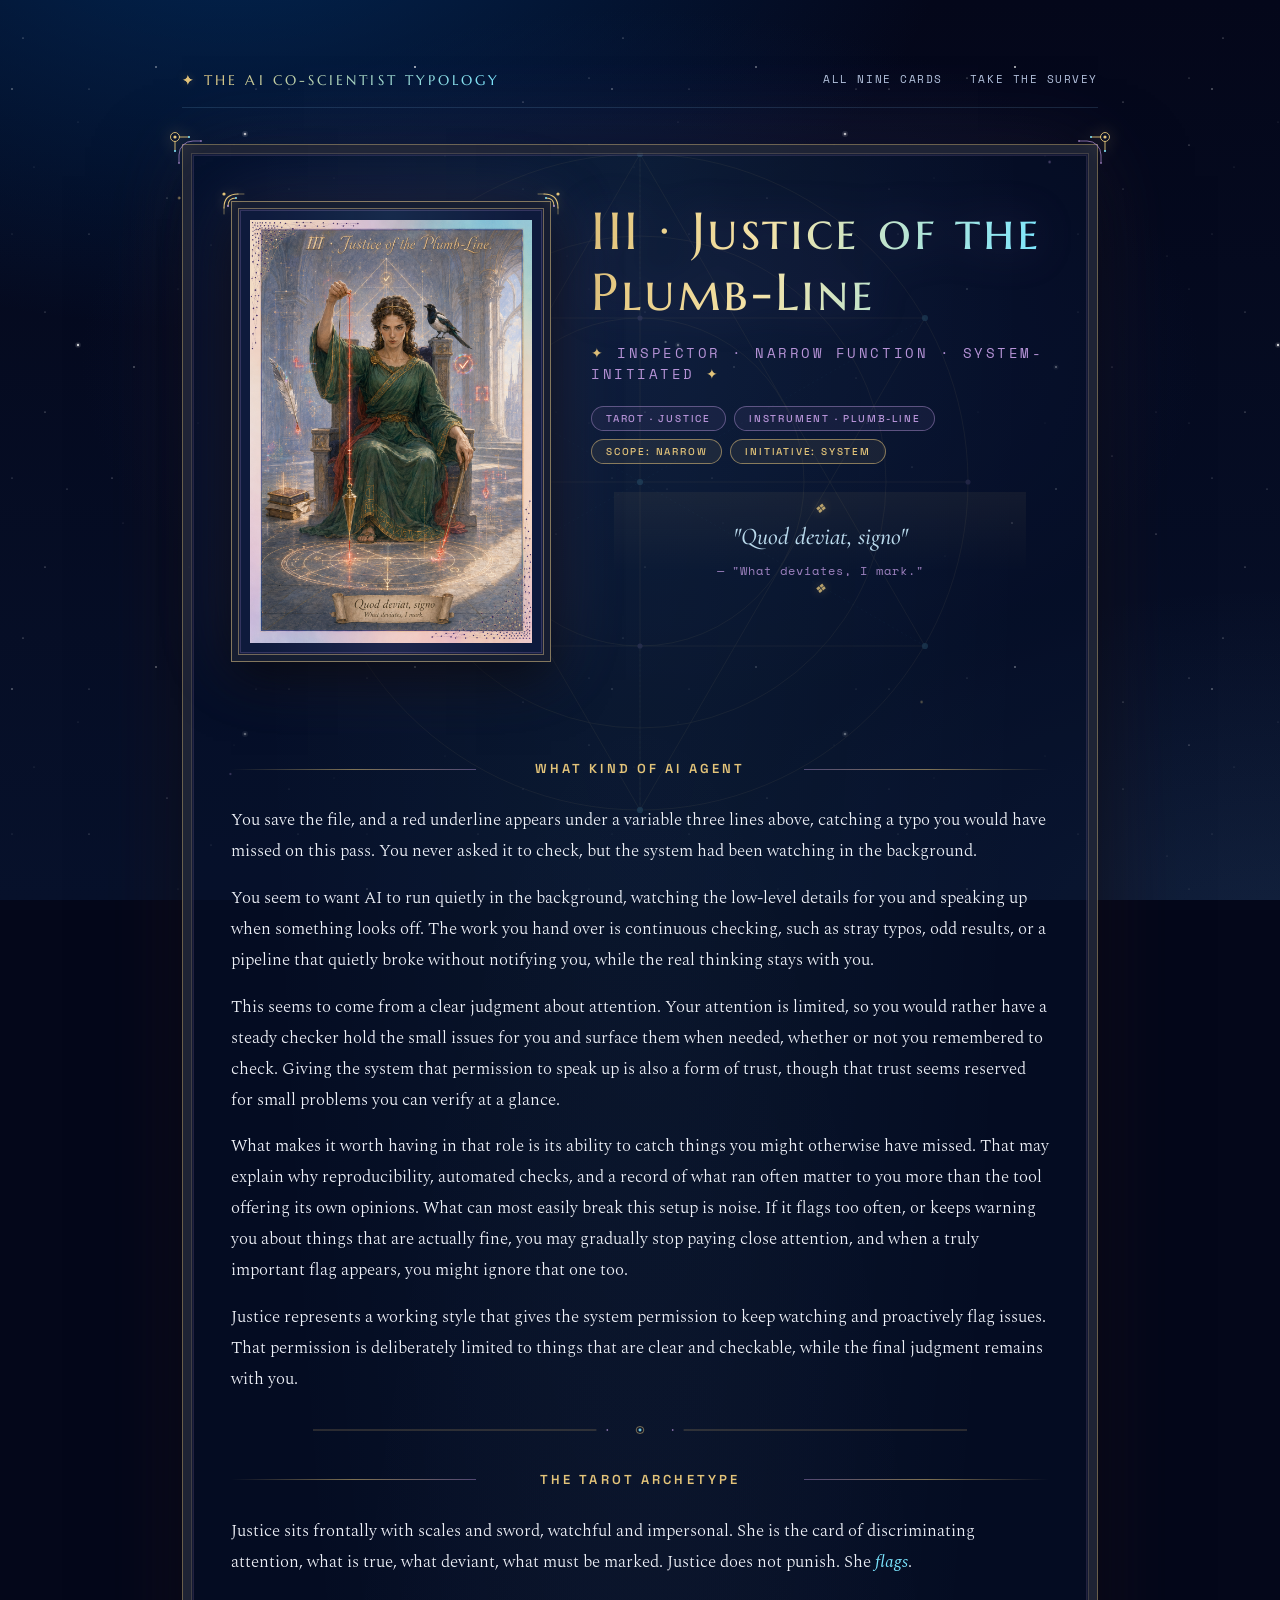
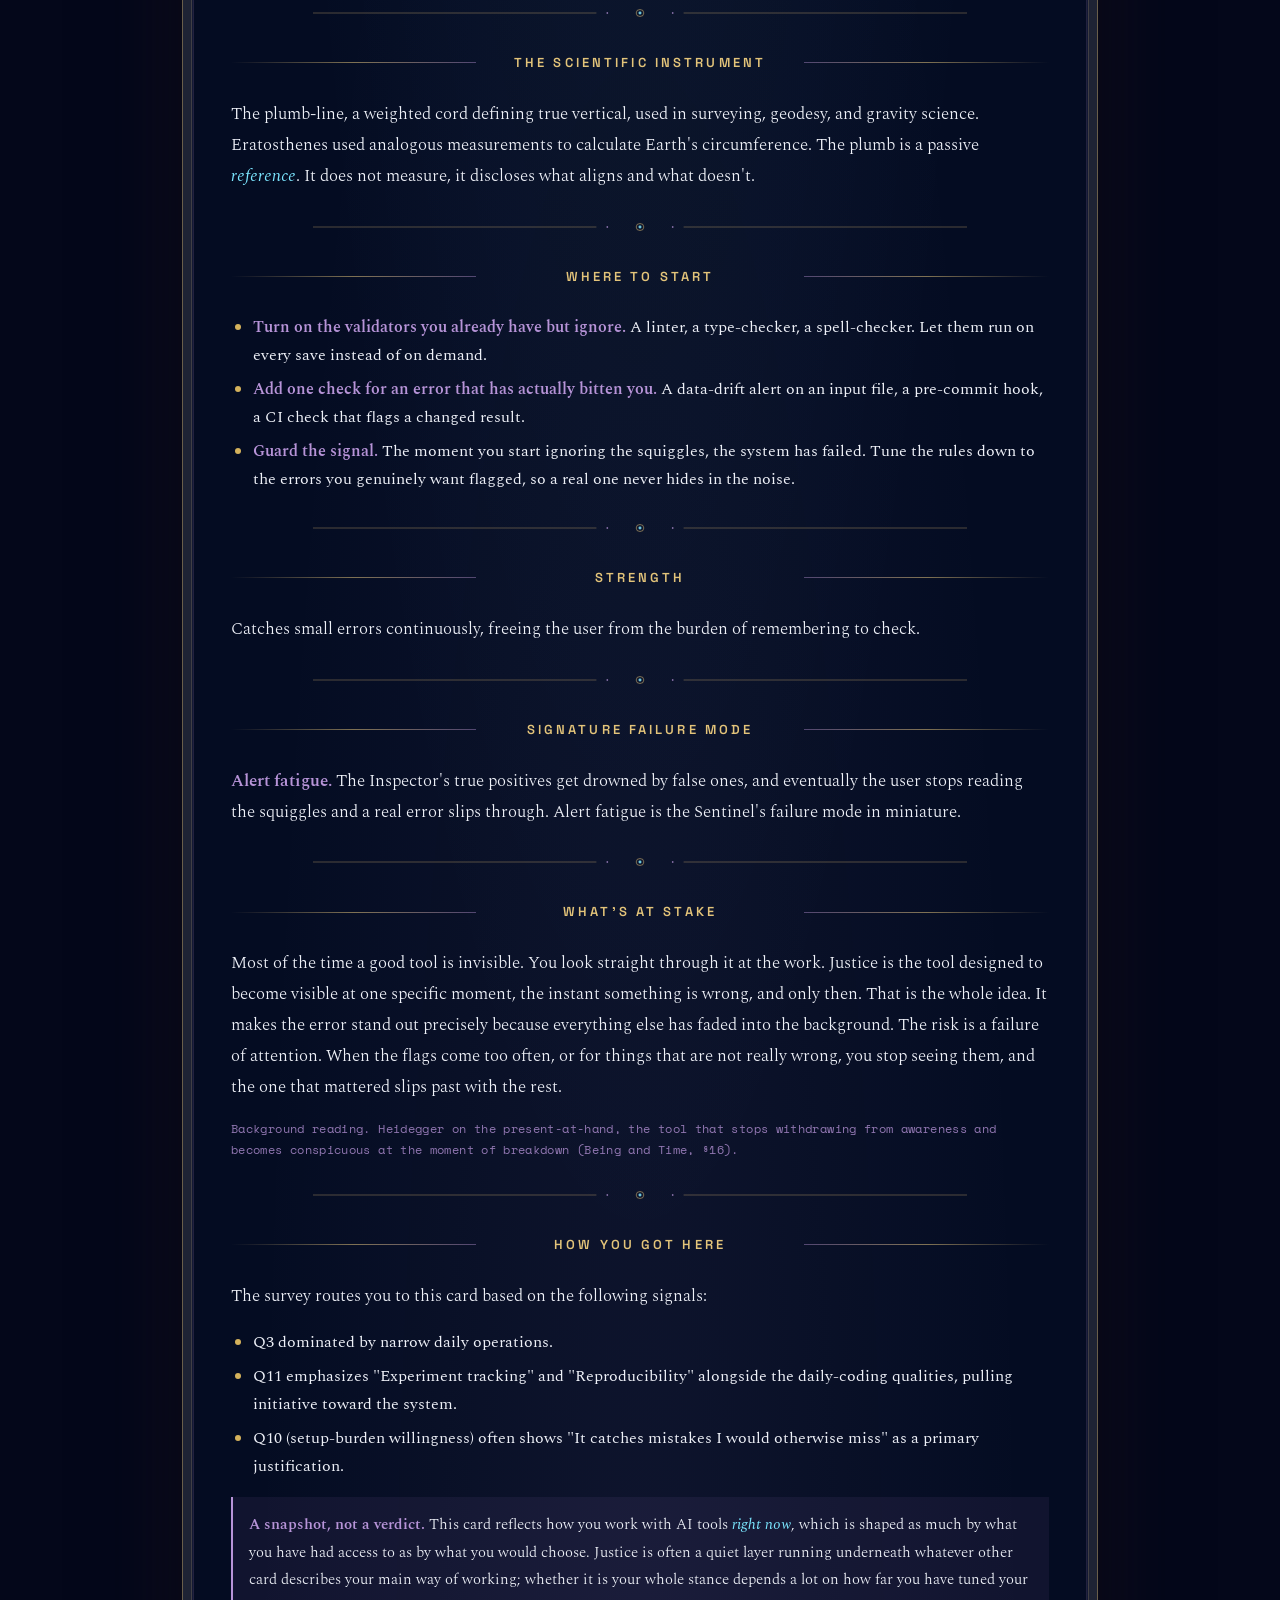
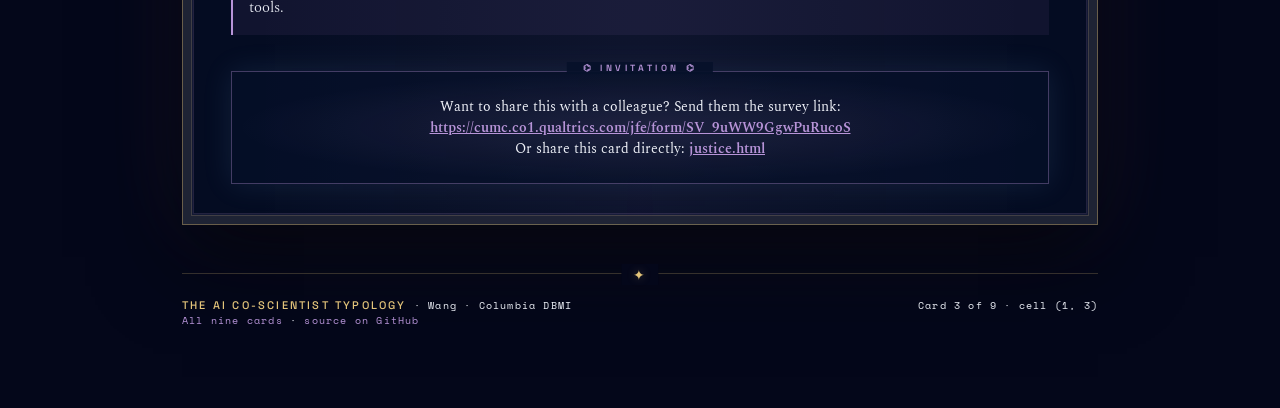
<file: justice.html>
<!doctype html>
<html lang="en">
<head>
<meta charset="utf-8" />
<title>Justice of the Plumb-Line — The AI Co-Scientist Typology</title>
<meta name="description" content="You save the file and a red underline appears under a typo three lines up. You never asked it to look. Justice of the Plumb-Line wants AI watching quietly and flagging only what is wrong. Find your AI co-scientist type." />
<meta property="og:title" content="Justice of the Plumb-Line — your AI co-scientist type" />
<meta property="og:description" content="You save the file and a red underline appears under a typo three lines up. You never asked it to look. Justice of the Plumb-Line wants AI watching quietly and flagging only what is wrong. Find your AI co-scientist type." />
<meta property="og:image" content="cards/card_03_justice.png" />
<meta property="og:type" content="article" />
<link rel="stylesheet" href="styles.css" />
<link rel="stylesheet" href="styles-holographic.css" />
</head>
<body>
<div class="container">
  <nav class="topnav">
    <span class="brand">The AI Co-Scientist Typology</span>
    <span class="links">
      <a href="index.html">all nine cards</a>
      <a href="https://cumc.co1.qualtrics.com/jfe/form/SV_9uWW9GgwPuRucoS">take the survey</a>
    </span>
  </nav>

  <article>
    <div class="card-page-header">
      <div class="card-image"><img src="cards/card_03_justice.png" alt="Justice of the Plumb-Line" /></div>
      <div class="card-meta">
        <h1>III · Justice of the Plumb-Line</h1>
        <div class="role">Inspector · narrow function · system-initiated</div>
        <div class="badge-row">
          <span class="badge">Tarot · Justice</span>
          <span class="badge">Instrument · Plumb-line</span>
          <span class="badge gold">Scope: narrow</span>
          <span class="badge gold">Initiative: system</span>
        </div>
        <div class="motto">"Quod deviat, signo" <span class="gloss">— "What deviates, I mark."</span></div>
      </div>
    </div>

    <div class="section">
          <h3>What kind of AI agent</h3>
          <p>You save the file, and a red underline appears under a variable three lines above, catching a typo you would have missed on this pass. You never asked it to check, but the system had been watching in the background.</p>
          <p>You seem to want AI to run quietly in the background, watching the low-level details for you and speaking up when something looks off. The work you hand over is continuous checking, such as stray typos, odd results, or a pipeline that quietly broke without notifying you, while the real thinking stays with you.</p>
          <p>This seems to come from a clear judgment about attention. Your attention is limited, so you would rather have a steady checker hold the small issues for you and surface them when needed, whether or not you remembered to check. Giving the system that permission to speak up is also a form of trust, though that trust seems reserved for small problems you can verify at a glance.</p>
          <p>What makes it worth having in that role is its ability to catch things you might otherwise have missed. That may explain why reproducibility, automated checks, and a record of what ran often matter to you more than the tool offering its own opinions. What can most easily break this setup is noise. If it flags too often, or keeps warning you about things that are actually fine, you may gradually stop paying close attention, and when a truly important flag appears, you might ignore that one too.</p>
          <p>Justice represents a working style that gives the system permission to keep watching and proactively flag issues. That permission is deliberately limited to things that are clear and checkable, while the final judgment remains with you.</p>
        </div>

    <div class="section">
      <h3>The Tarot archetype</h3>
      <p>Justice sits frontally with scales and sword, watchful and impersonal. She is the card of discriminating attention, what is true, what deviant, what must be marked. Justice does not punish. She <em>flags</em>.</p>
    </div>

    <div class="section">
      <h3>The scientific instrument</h3>
      <p>The plumb-line, a weighted cord defining true vertical, used in surveying, geodesy, and gravity science. Eratosthenes used analogous measurements to calculate Earth's circumference. The plumb is a passive <em>reference</em>. It does not measure, it discloses what aligns and what doesn't.</p>
    </div>

    <div class="section">
      <h3>Where to start</h3>
      <ul><li><strong>Turn on the validators you already have but ignore.</strong> A linter, a type-checker, a spell-checker. Let them run on every save instead of on demand.</li><li><strong>Add one check for an error that has actually bitten you.</strong> A data-drift alert on an input file, a pre-commit hook, a CI check that flags a changed result.</li><li><strong>Guard the signal.</strong> The moment you start ignoring the squiggles, the system has failed. Tune the rules down to the errors you genuinely want flagged, so a real one never hides in the noise.</li></ul>
    </div>

    <div class="section">
      <h3>Strength</h3>
      <p>Catches small errors continuously, freeing the user from the burden of remembering to check.</p>
    </div>

    <div class="section">
      <h3>Signature failure mode</h3>
      <p><strong>Alert fatigue.</strong> The Inspector's true positives get drowned by false ones, and eventually the user stops reading the squiggles and a real error slips through. Alert fatigue is the Sentinel's failure mode in miniature.</p>
    </div>

    <div class="section">
      <h3>What's at stake</h3>
      <p>Most of the time a good tool is invisible. You look straight through it at the work. Justice is the tool designed to become visible at one specific moment, the instant something is wrong, and only then. That is the whole idea. It makes the error stand out precisely because everything else has faded into the background. The risk is a failure of attention. When the flags come too often, or for things that are not really wrong, you stop seeing them, and the one that mattered slips past with the rest.</p>
      <p style="font-family:var(--mono);font-size:12px;line-height:1.7;letter-spacing:.03em;color:var(--amethyst);opacity:.78;margin-top:.9rem;">Background reading. Heidegger on the present-at-hand, the tool that stops withdrawing from awareness and becomes conspicuous at the moment of breakdown (Being and Time, §16).</p>
    </div>

    <div class="section">
      <h3>How you got here</h3>
      <p>The survey routes you to this card based on the following signals:</p>
      <ul><li>Q3 dominated by narrow daily operations.</li><li>Q11 emphasizes "Experiment tracking" and "Reproducibility" alongside the daily-coding qualities, pulling initiative toward the system.</li><li>Q10 (setup-burden willingness) often shows "It catches mistakes I would otherwise miss" as a primary justification.</li></ul>
      <p style="margin-top:1.1rem;padding:.85rem 1rem;border-left:2px solid var(--amethyst);background:rgba(183,148,216,0.07);font-size:.95em;"><strong>A snapshot, not a verdict.</strong> This card reflects how you work with AI tools <em>right now</em>, which is shaped as much by what you have had access to as by what you would choose. Justice is often a quiet layer running underneath whatever other card describes your main way of working; whether it is your whole stance depends a lot on how far you have tuned your tools.</p>
    </div>

    <div class="cta">
      Want to share this with a colleague? Send them the survey link:
      <a href="https://cumc.co1.qualtrics.com/jfe/form/SV_9uWW9GgwPuRucoS">https://cumc.co1.qualtrics.com/jfe/form/SV_9uWW9GgwPuRucoS</a><br/>
      Or share this card directly: <a href="justice.html">justice.html</a>
    </div>
  </article>

  <footer class="page-footer">
    <div class="col-row">
      <div>
        <strong>The AI Co-Scientist Typology</strong> · Wang · Columbia DBMI<br/>
        <a href="index.html">All nine cards</a> · <a href="https://github.com/WillKeWang/emblema">source on GitHub</a>
      </div>
      <div style="text-align: right;">
        Card 3 of 9 · cell (1, 3)
      </div>
    </div>
  </footer>
</div>
</body>
</html>
</file>
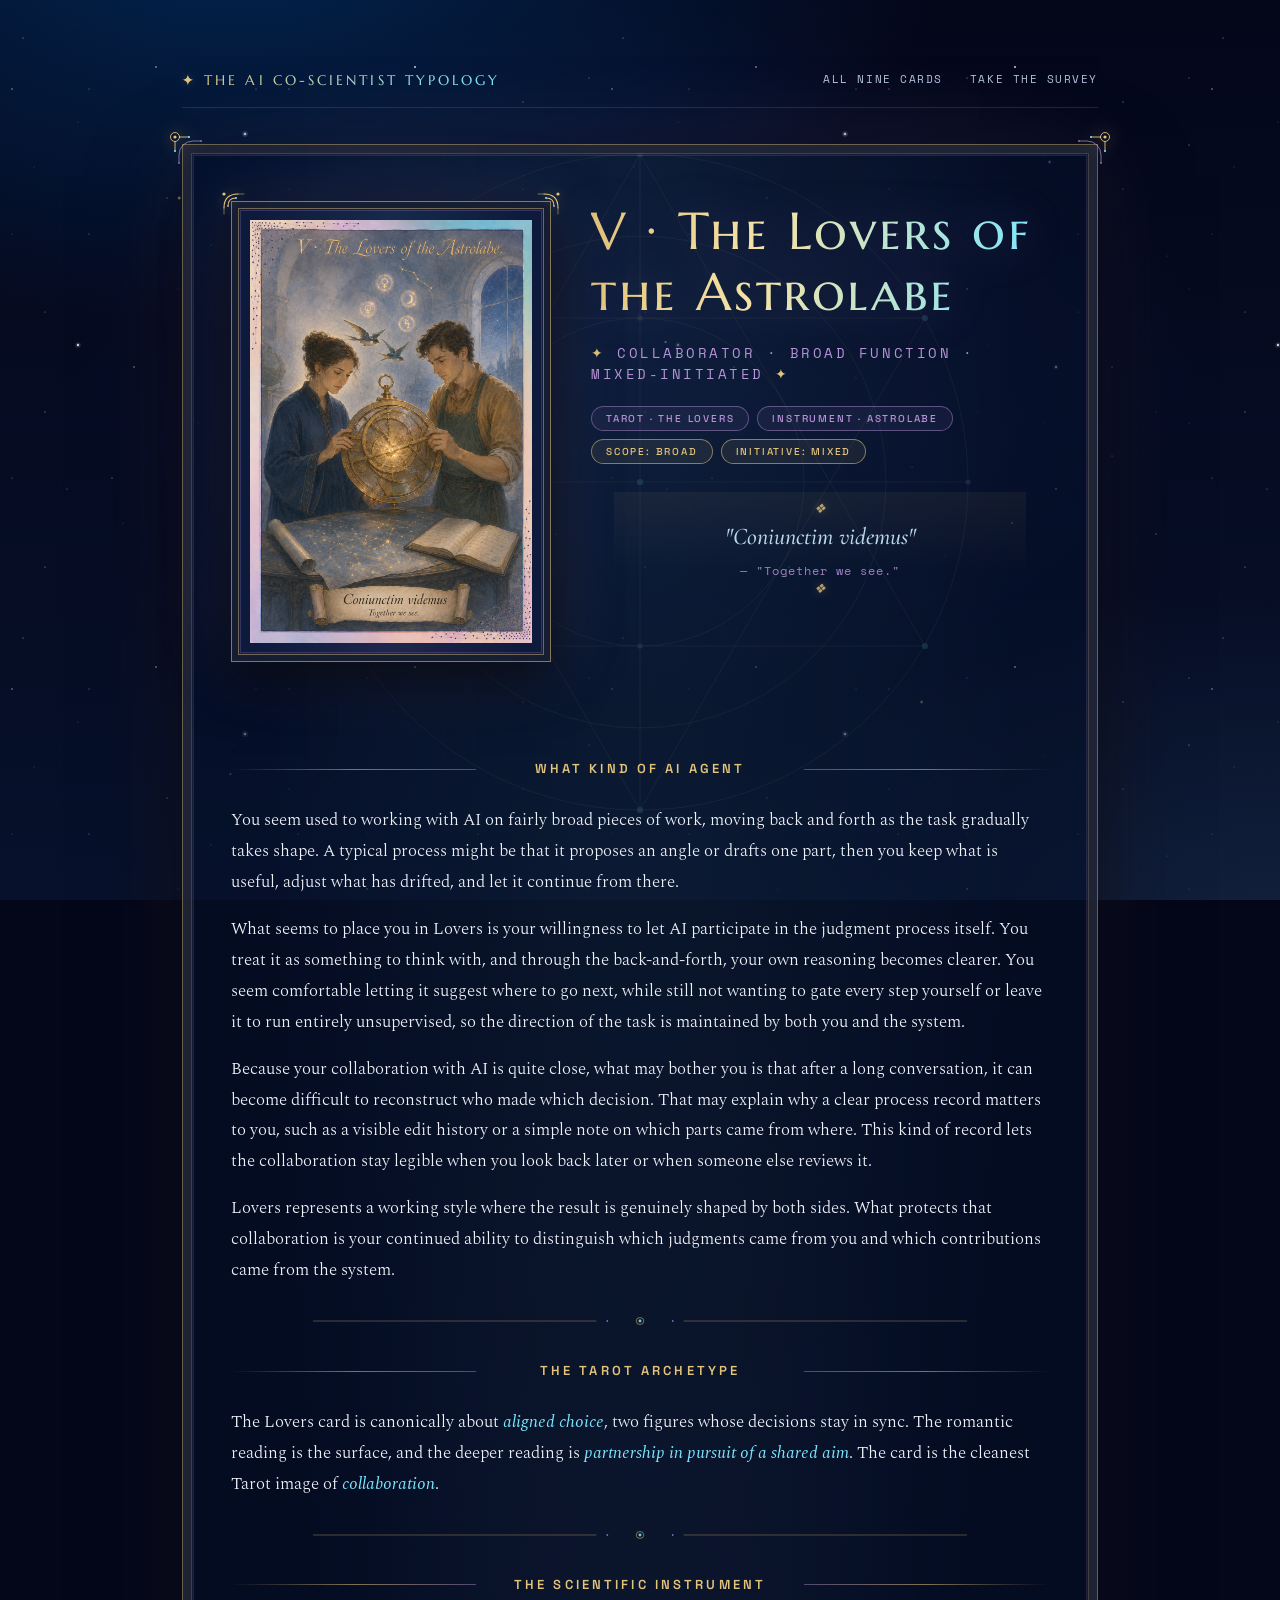
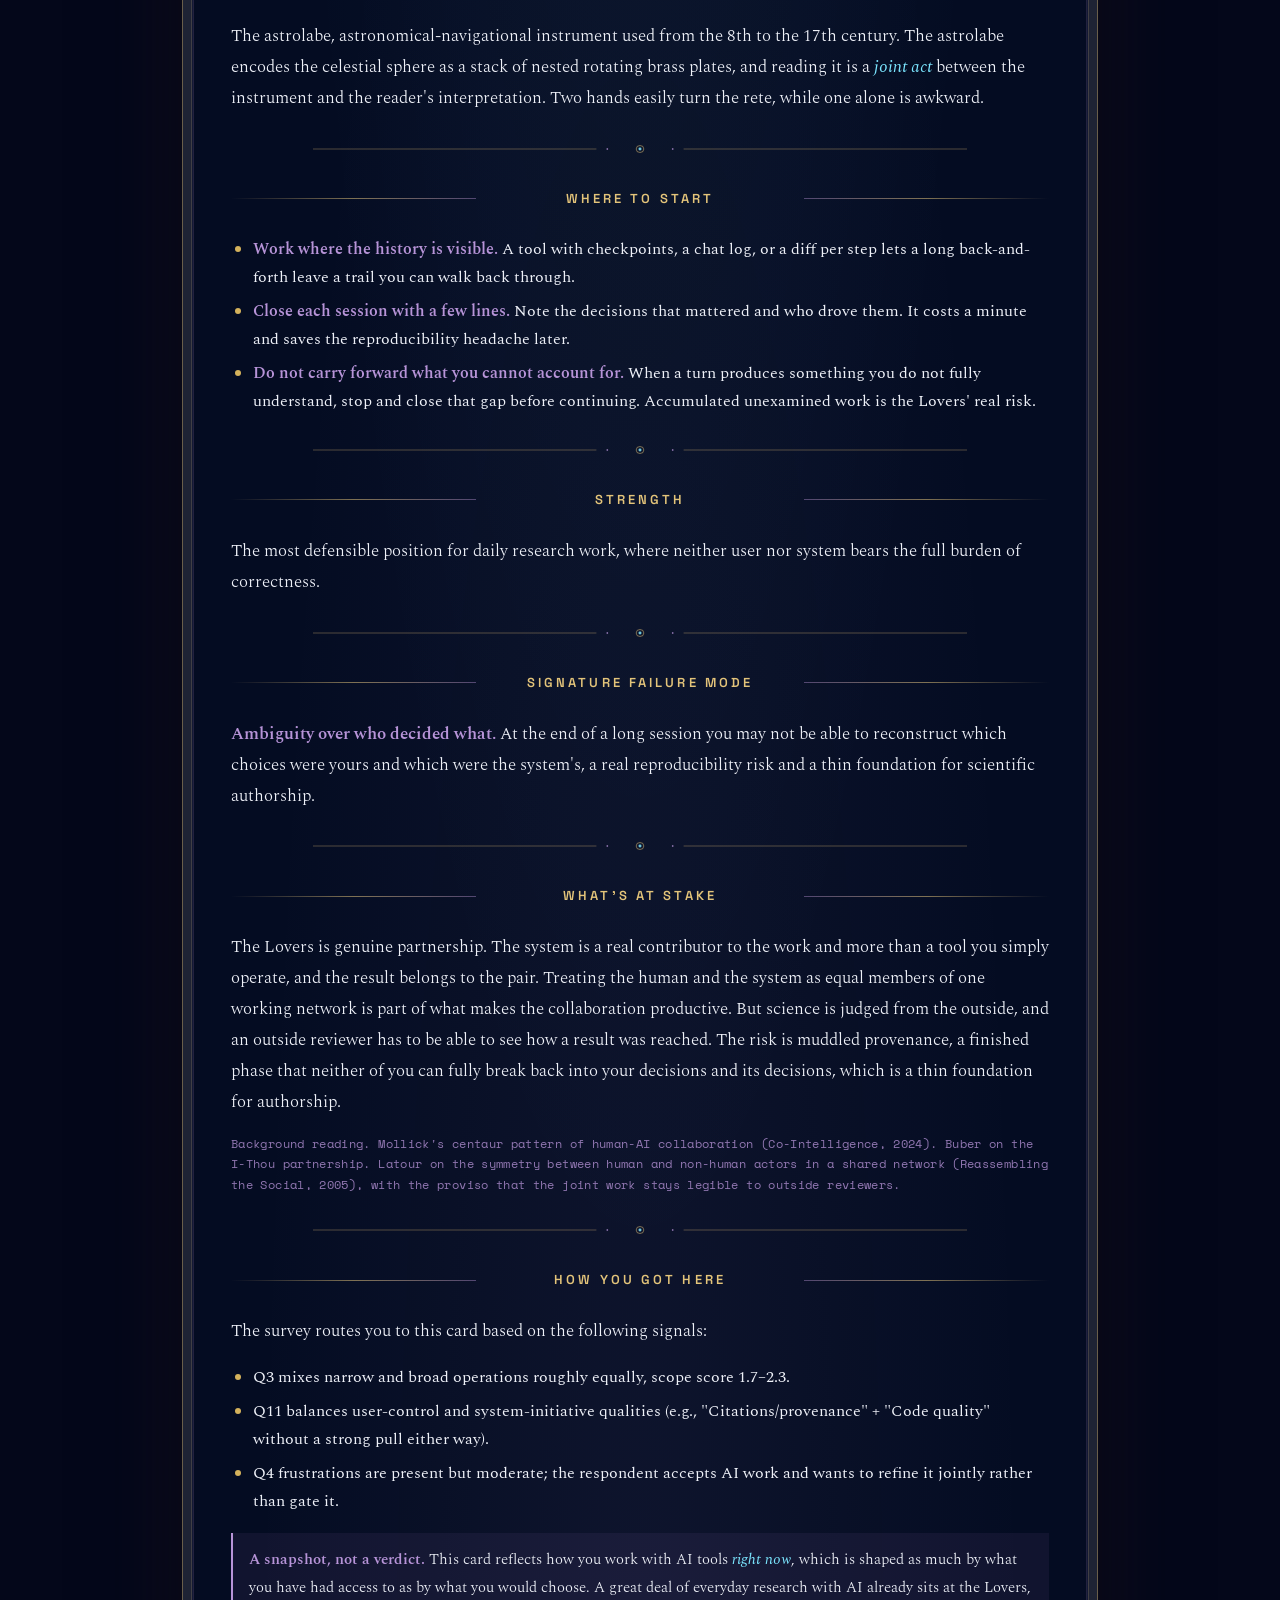
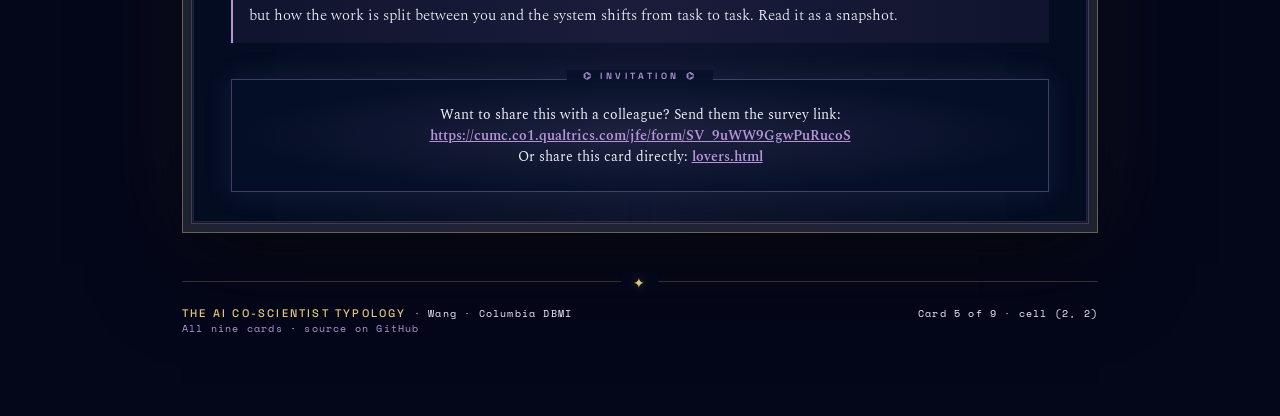
<file: lovers.html>
<!doctype html>
<html lang="en">
<head>
<meta charset="utf-8" />
<title>The Lovers of the Astrolabe — The AI Co-Scientist Typology</title>
<meta name="description" content="You propose, the tool pushes back, you redirect, and an hour later you cannot say which idea began with whom. The Lovers of the Astrolabe works phase-scale, side by side with AI. Find your AI co-scientist type." />
<meta property="og:title" content="The Lovers of the Astrolabe — your AI co-scientist type" />
<meta property="og:description" content="You propose, the tool pushes back, you redirect, and an hour later you cannot say which idea began with whom. The Lovers of the Astrolabe works phase-scale, side by side with AI. Find your AI co-scientist type." />
<meta property="og:image" content="cards/card_05_lovers.png" />
<meta property="og:type" content="article" />
<link rel="stylesheet" href="styles.css" />
<link rel="stylesheet" href="styles-holographic.css" />
</head>
<body>
<div class="container">
  <nav class="topnav">
    <span class="brand">The AI Co-Scientist Typology</span>
    <span class="links">
      <a href="index.html">all nine cards</a>
      <a href="https://cumc.co1.qualtrics.com/jfe/form/SV_9uWW9GgwPuRucoS">take the survey</a>
    </span>
  </nav>

  <article>
    <div class="card-page-header">
      <div class="card-image"><img src="cards/card_05_lovers.png" alt="The Lovers of the Astrolabe" /></div>
      <div class="card-meta">
        <h1>V · The Lovers of the Astrolabe</h1>
        <div class="role">Collaborator · broad function · mixed-initiated</div>
        <div class="badge-row">
          <span class="badge">Tarot · The Lovers</span>
          <span class="badge">Instrument · Astrolabe</span>
          <span class="badge gold">Scope: broad</span>
          <span class="badge gold">Initiative: mixed</span>
        </div>
        <div class="motto">"Coniunctim videmus" <span class="gloss">— "Together we see."</span></div>
      </div>
    </div>

    <div class="section">
          <h3>What kind of AI agent</h3>
          
          <p>You seem used to working with AI on fairly broad pieces of work, moving back and forth as the task gradually takes shape. A typical process might be that it proposes an angle or drafts one part, then you keep what is useful, adjust what has drifted, and let it continue from there.</p>
          <p>What seems to place you in Lovers is your willingness to let AI participate in the judgment process itself. You treat it as something to think with, and through the back-and-forth, your own reasoning becomes clearer. You seem comfortable letting it suggest where to go next, while still not wanting to gate every step yourself or leave it to run entirely unsupervised, so the direction of the task is maintained by both you and the system.</p>
          <p>Because your collaboration with AI is quite close, what may bother you is that after a long conversation, it can become difficult to reconstruct who made which decision. That may explain why a clear process record matters to you, such as a visible edit history or a simple note on which parts came from where. This kind of record lets the collaboration stay legible when you look back later or when someone else reviews it.</p>
          <p>Lovers represents a working style where the result is genuinely shaped by both sides. What protects that collaboration is your continued ability to distinguish which judgments came from you and which contributions came from the system.</p>
        </div>

    <div class="section">
      <h3>The Tarot archetype</h3>
      <p>The Lovers card is canonically about <em>aligned choice</em>, two figures whose decisions stay in sync. The romantic reading is the surface, and the deeper reading is <em>partnership in pursuit of a shared aim</em>. The card is the cleanest Tarot image of <em>collaboration</em>.</p>
    </div>

    <div class="section">
      <h3>The scientific instrument</h3>
      <p>The astrolabe, astronomical-navigational instrument used from the 8th to the 17th century. The astrolabe encodes the celestial sphere as a stack of nested rotating brass plates, and reading it is a <em>joint act</em> between the instrument and the reader's interpretation. Two hands easily turn the rete, while one alone is awkward.</p>
    </div>

    <div class="section">
      <h3>Where to start</h3>
      <ul><li><strong>Work where the history is visible.</strong> A tool with checkpoints, a chat log, or a diff per step lets a long back-and-forth leave a trail you can walk back through.</li><li><strong>Close each session with a few lines.</strong> Note the decisions that mattered and who drove them. It costs a minute and saves the reproducibility headache later.</li><li><strong>Do not carry forward what you cannot account for.</strong> When a turn produces something you do not fully understand, stop and close that gap before continuing. Accumulated unexamined work is the Lovers' real risk.</li></ul>
    </div>

    <div class="section">
      <h3>Strength</h3>
      <p>The most defensible position for daily research work, where neither user nor system bears the full burden of correctness.</p>
    </div>

    <div class="section">
      <h3>Signature failure mode</h3>
      <p><strong>Ambiguity over who decided what.</strong> At the end of a long session you may not be able to reconstruct which choices were yours and which were the system's, a real reproducibility risk and a thin foundation for scientific authorship.</p>
    </div>

    <div class="section">
      <h3>What's at stake</h3>
      <p>The Lovers is genuine partnership. The system is a real contributor to the work and more than a tool you simply operate, and the result belongs to the pair. Treating the human and the system as equal members of one working network is part of what makes the collaboration productive. But science is judged from the outside, and an outside reviewer has to be able to see how a result was reached. The risk is muddled provenance, a finished phase that neither of you can fully break back into your decisions and its decisions, which is a thin foundation for authorship.</p>
      <p style="font-family:var(--mono);font-size:12px;line-height:1.7;letter-spacing:.03em;color:var(--amethyst);opacity:.78;margin-top:.9rem;">Background reading. Mollick's centaur pattern of human-AI collaboration (Co-Intelligence, 2024). Buber on the I-Thou partnership. Latour on the symmetry between human and non-human actors in a shared network (Reassembling the Social, 2005), with the proviso that the joint work stays legible to outside reviewers.</p>
    </div>

    <div class="section">
      <h3>How you got here</h3>
      <p>The survey routes you to this card based on the following signals:</p>
      <ul><li>Q3 mixes narrow and broad operations roughly equally, scope score 1.7–2.3.</li><li>Q11 balances user-control and system-initiative qualities (e.g., "Citations/provenance" + "Code quality" without a strong pull either way).</li><li>Q4 frustrations are present but moderate; the respondent accepts AI work and wants to refine it jointly rather than gate it.</li></ul>
      <p style="margin-top:1.1rem;padding:.85rem 1rem;border-left:2px solid var(--amethyst);background:rgba(183,148,216,0.07);font-size:.95em;"><strong>A snapshot, not a verdict.</strong> This card reflects how you work with AI tools <em>right now</em>, which is shaped as much by what you have had access to as by what you would choose. A great deal of everyday research with AI already sits at the Lovers, but how the work is split between you and the system shifts from task to task. Read it as a snapshot.</p>
    </div>

    <div class="cta">
      Want to share this with a colleague? Send them the survey link:
      <a href="https://cumc.co1.qualtrics.com/jfe/form/SV_9uWW9GgwPuRucoS">https://cumc.co1.qualtrics.com/jfe/form/SV_9uWW9GgwPuRucoS</a><br/>
      Or share this card directly: <a href="lovers.html">lovers.html</a>
    </div>
  </article>

  <footer class="page-footer">
    <div class="col-row">
      <div>
        <strong>The AI Co-Scientist Typology</strong> · Wang · Columbia DBMI<br/>
        <a href="index.html">All nine cards</a> · <a href="https://github.com/WillKeWang/emblema">source on GitHub</a>
      </div>
      <div style="text-align: right;">
        Card 5 of 9 · cell (2, 2)
      </div>
    </div>
  </footer>
</div>
</body>
</html>
</file>
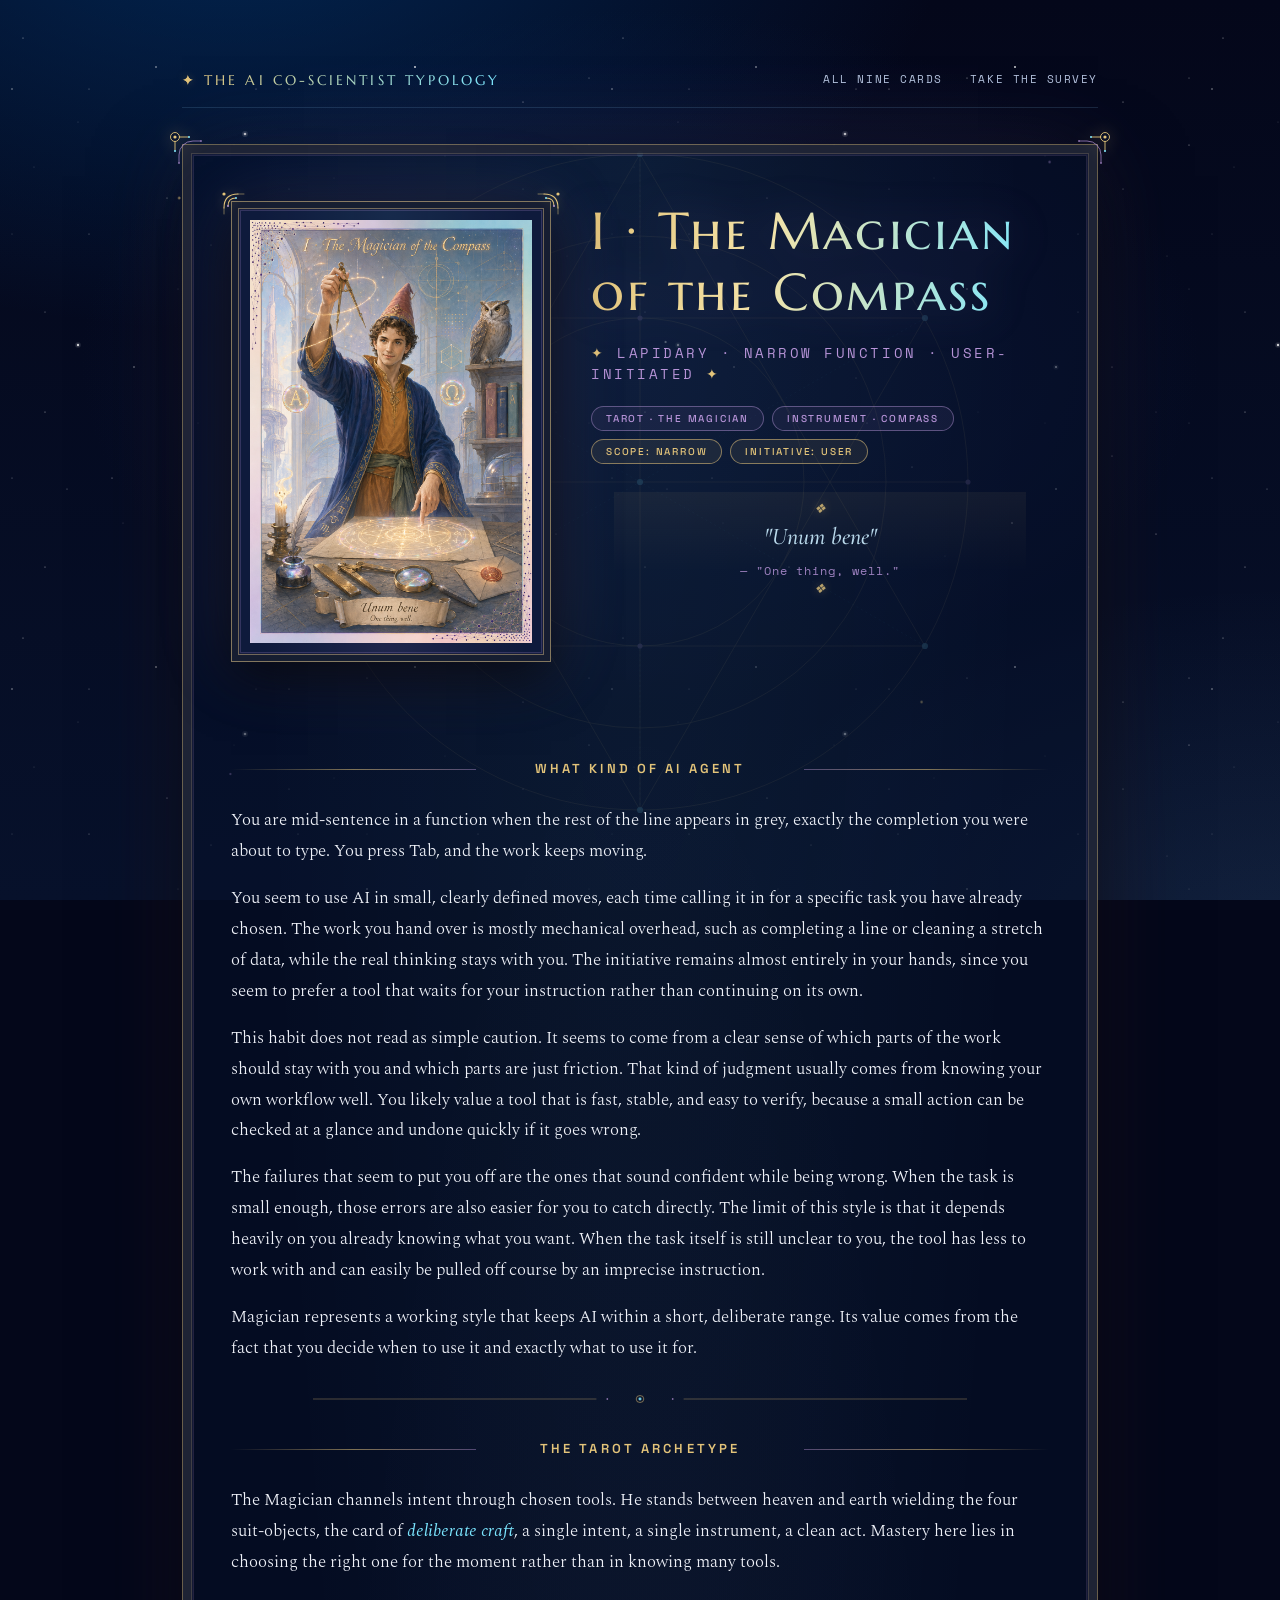
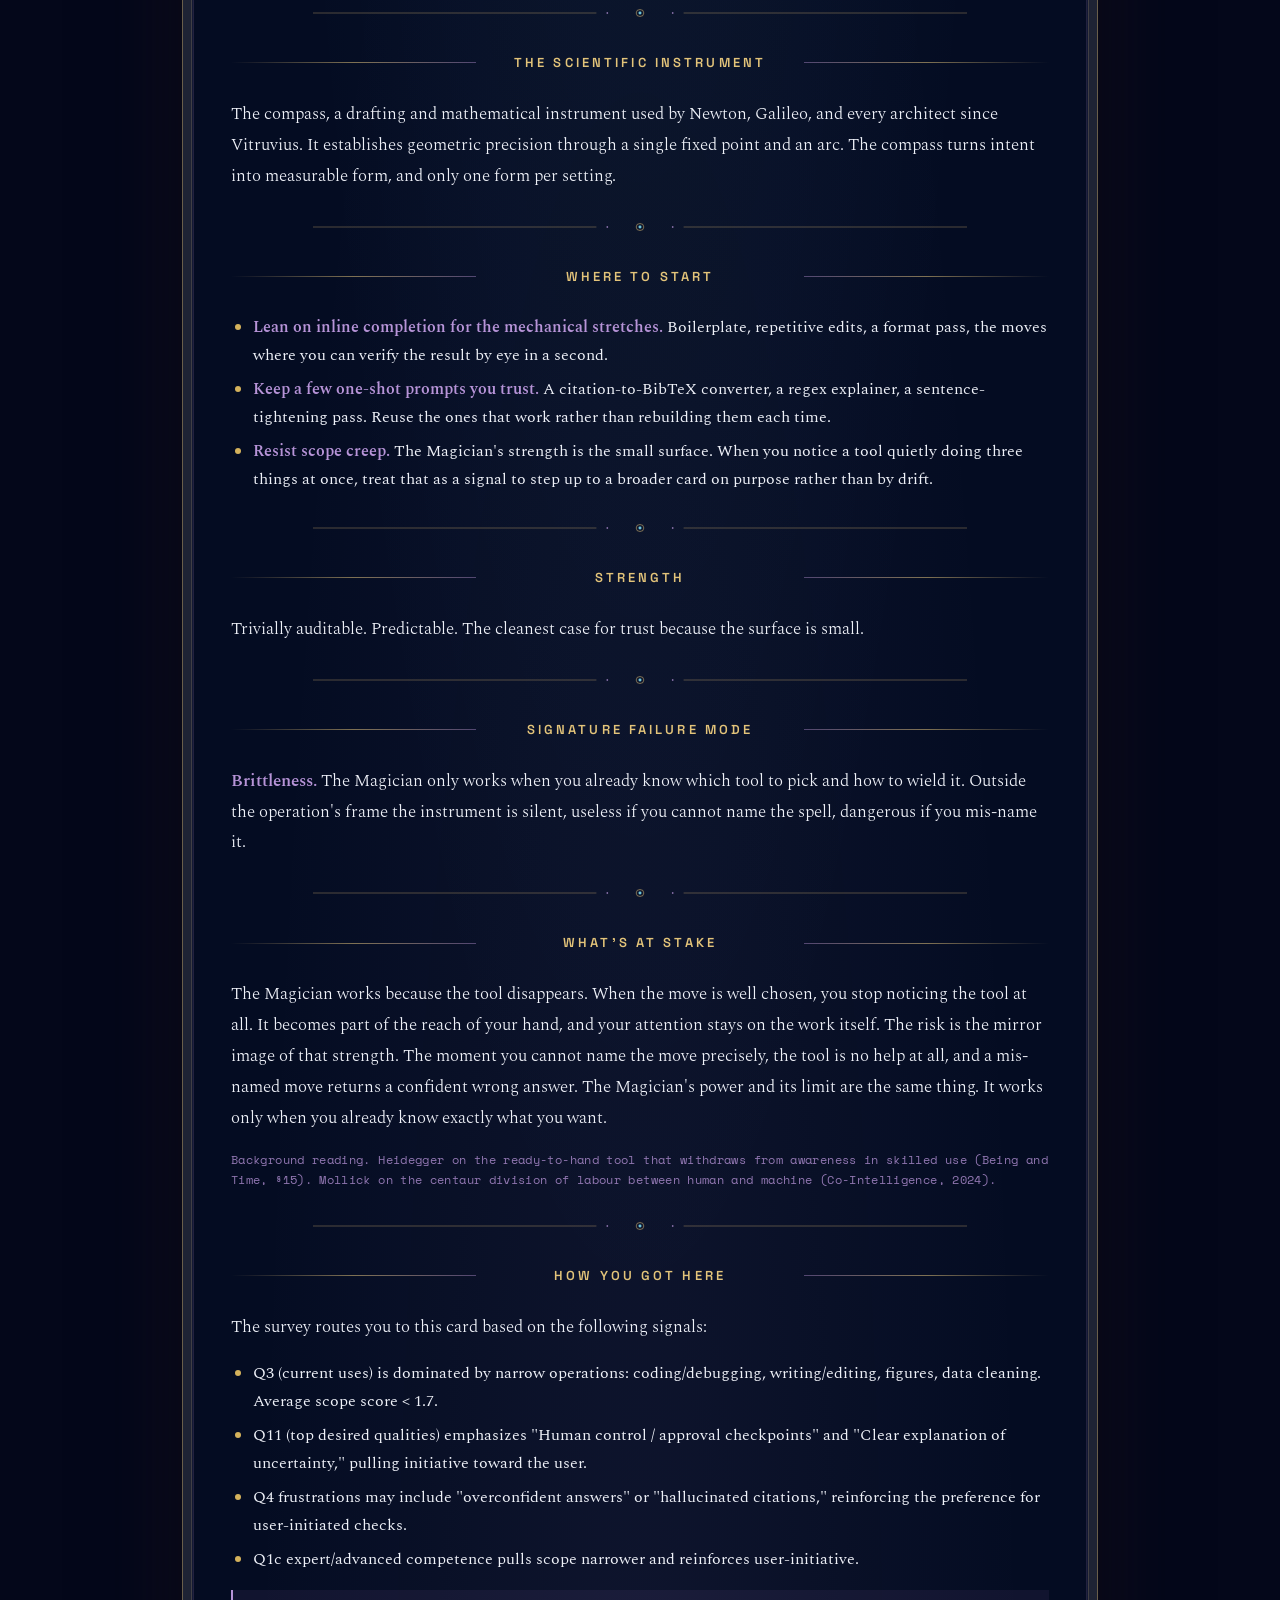
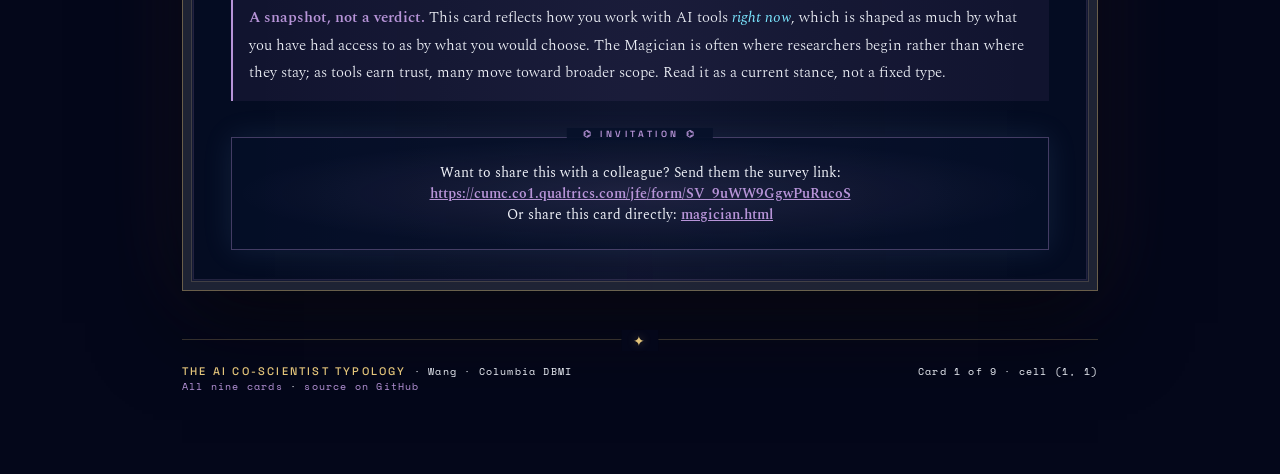
<file: magician.html>
<!doctype html>
<html lang="en">
<head>
<meta charset="utf-8" />
<title>The Magician of the Compass — The AI Co-Scientist Typology</title>
<meta name="description" content="You are mid-sentence in a function when the rest of the line appears in grey: exactly what you meant to type. The Magician of the Compass reaches for AI in narrow, precise moves. Find your AI co-scientist type." />
<meta property="og:title" content="The Magician of the Compass — your AI co-scientist type" />
<meta property="og:description" content="You are mid-sentence in a function when the rest of the line appears in grey: exactly what you meant to type. The Magician of the Compass reaches for AI in narrow, precise moves. Find your AI co-scientist type." />
<meta property="og:image" content="cards/card_01_magician.png" />
<meta property="og:type" content="article" />
<link rel="stylesheet" href="styles.css" />
<link rel="stylesheet" href="styles-holographic.css" />
</head>
<body>
<div class="container">
  <nav class="topnav">
    <span class="brand">The AI Co-Scientist Typology</span>
    <span class="links">
      <a href="index.html">all nine cards</a>
      <a href="https://cumc.co1.qualtrics.com/jfe/form/SV_9uWW9GgwPuRucoS">take the survey</a>
    </span>
  </nav>

  <article>
    <div class="card-page-header">
      <div class="card-image"><img src="cards/card_01_magician.png" alt="The Magician of the Compass" /></div>
      <div class="card-meta">
        <h1>I · The Magician of the Compass</h1>
        <div class="role">Lapidary · narrow function · user-initiated</div>
        <div class="badge-row">
          <span class="badge">Tarot · The Magician</span>
          <span class="badge">Instrument · Compass</span>
          <span class="badge gold">Scope: narrow</span>
          <span class="badge gold">Initiative: user</span>
        </div>
        <div class="motto">"Unum bene" <span class="gloss">— "One thing, well."</span></div>
      </div>
    </div>

    <div class="section">
          <h3>What kind of AI agent</h3>
          <p>You are mid-sentence in a function when the rest of the line appears in grey, exactly the completion you were about to type. You press Tab, and the work keeps moving.</p>
          <p>You seem to use AI in small, clearly defined moves, each time calling it in for a specific task you have already chosen. The work you hand over is mostly mechanical overhead, such as completing a line or cleaning a stretch of data, while the real thinking stays with you. The initiative remains almost entirely in your hands, since you seem to prefer a tool that waits for your instruction rather than continuing on its own.</p>
          <p>This habit does not read as simple caution. It seems to come from a clear sense of which parts of the work should stay with you and which parts are just friction. That kind of judgment usually comes from knowing your own workflow well. You likely value a tool that is fast, stable, and easy to verify, because a small action can be checked at a glance and undone quickly if it goes wrong.</p>
          <p>The failures that seem to put you off are the ones that sound confident while being wrong. When the task is small enough, those errors are also easier for you to catch directly. The limit of this style is that it depends heavily on you already knowing what you want. When the task itself is still unclear to you, the tool has less to work with and can easily be pulled off course by an imprecise instruction.</p>
          <p>Magician represents a working style that keeps AI within a short, deliberate range. Its value comes from the fact that you decide when to use it and exactly what to use it for.</p>
        </div>

    <div class="section">
      <h3>The Tarot archetype</h3>
      <p>The Magician channels intent through chosen tools. He stands between heaven and earth wielding the four suit-objects, the card of <em>deliberate craft</em>, a single intent, a single instrument, a clean act. Mastery here lies in choosing the right one for the moment rather than in knowing many tools.</p>
    </div>

    <div class="section">
      <h3>The scientific instrument</h3>
      <p>The compass, a drafting and mathematical instrument used by Newton, Galileo, and every architect since Vitruvius. It establishes geometric precision through a single fixed point and an arc. The compass turns intent into measurable form, and only one form per setting.</p>
    </div>

    <div class="section">
      <h3>Where to start</h3>
      <ul><li><strong>Lean on inline completion for the mechanical stretches.</strong> Boilerplate, repetitive edits, a format pass, the moves where you can verify the result by eye in a second.</li><li><strong>Keep a few one-shot prompts you trust.</strong> A citation-to-BibTeX converter, a regex explainer, a sentence-tightening pass. Reuse the ones that work rather than rebuilding them each time.</li><li><strong>Resist scope creep.</strong> The Magician's strength is the small surface. When you notice a tool quietly doing three things at once, treat that as a signal to step up to a broader card on purpose rather than by drift.</li></ul>
    </div>

    <div class="section">
      <h3>Strength</h3>
      <p>Trivially auditable. Predictable. The cleanest case for trust because the surface is small.</p>
    </div>

    <div class="section">
      <h3>Signature failure mode</h3>
      <p><strong>Brittleness.</strong> The Magician only works when you already know which tool to pick and how to wield it. Outside the operation's frame the instrument is silent, useless if you cannot name the spell, dangerous if you mis-name it.</p>
    </div>

    <div class="section">
      <h3>What's at stake</h3>
      <p>The Magician works because the tool disappears. When the move is well chosen, you stop noticing the tool at all. It becomes part of the reach of your hand, and your attention stays on the work itself. The risk is the mirror image of that strength. The moment you cannot name the move precisely, the tool is no help at all, and a mis-named move returns a confident wrong answer. The Magician's power and its limit are the same thing. It works only when you already know exactly what you want.</p>
      <p style="font-family:var(--mono);font-size:12px;line-height:1.7;letter-spacing:.03em;color:var(--amethyst);opacity:.78;margin-top:.9rem;">Background reading. Heidegger on the ready-to-hand tool that withdraws from awareness in skilled use (Being and Time, §15). Mollick on the centaur division of labour between human and machine (Co-Intelligence, 2024).</p>
    </div>

    <div class="section">
      <h3>How you got here</h3>
      <p>The survey routes you to this card based on the following signals:</p>
      <ul><li>Q3 (current uses) is dominated by narrow operations: coding/debugging, writing/editing, figures, data cleaning. Average scope score &lt; 1.7.</li><li>Q11 (top desired qualities) emphasizes "Human control / approval checkpoints" and "Clear explanation of uncertainty," pulling initiative toward the user.</li><li>Q4 frustrations may include "overconfident answers" or "hallucinated citations," reinforcing the preference for user-initiated checks.</li><li>Q1c expert/advanced competence pulls scope narrower and reinforces user-initiative.</li></ul>
      <p style="margin-top:1.1rem;padding:.85rem 1rem;border-left:2px solid var(--amethyst);background:rgba(183,148,216,0.07);font-size:.95em;"><strong>A snapshot, not a verdict.</strong> This card reflects how you work with AI tools <em>right now</em>, which is shaped as much by what you have had access to as by what you would choose. The Magician is often where researchers begin rather than where they stay; as tools earn trust, many move toward broader scope. Read it as a current stance, not a fixed type.</p>
    </div>

    <div class="cta">
      Want to share this with a colleague? Send them the survey link:
      <a href="https://cumc.co1.qualtrics.com/jfe/form/SV_9uWW9GgwPuRucoS">https://cumc.co1.qualtrics.com/jfe/form/SV_9uWW9GgwPuRucoS</a><br/>
      Or share this card directly: <a href="magician.html">magician.html</a>
    </div>
  </article>

  <footer class="page-footer">
    <div class="col-row">
      <div>
        <strong>The AI Co-Scientist Typology</strong> · Wang · Columbia DBMI<br/>
        <a href="index.html">All nine cards</a> · <a href="https://github.com/WillKeWang/emblema">source on GitHub</a>
      </div>
      <div style="text-align: right;">
        Card 1 of 9 · cell (1, 1)
      </div>
    </div>
  </footer>
</div>
</body>
</html>
</file>
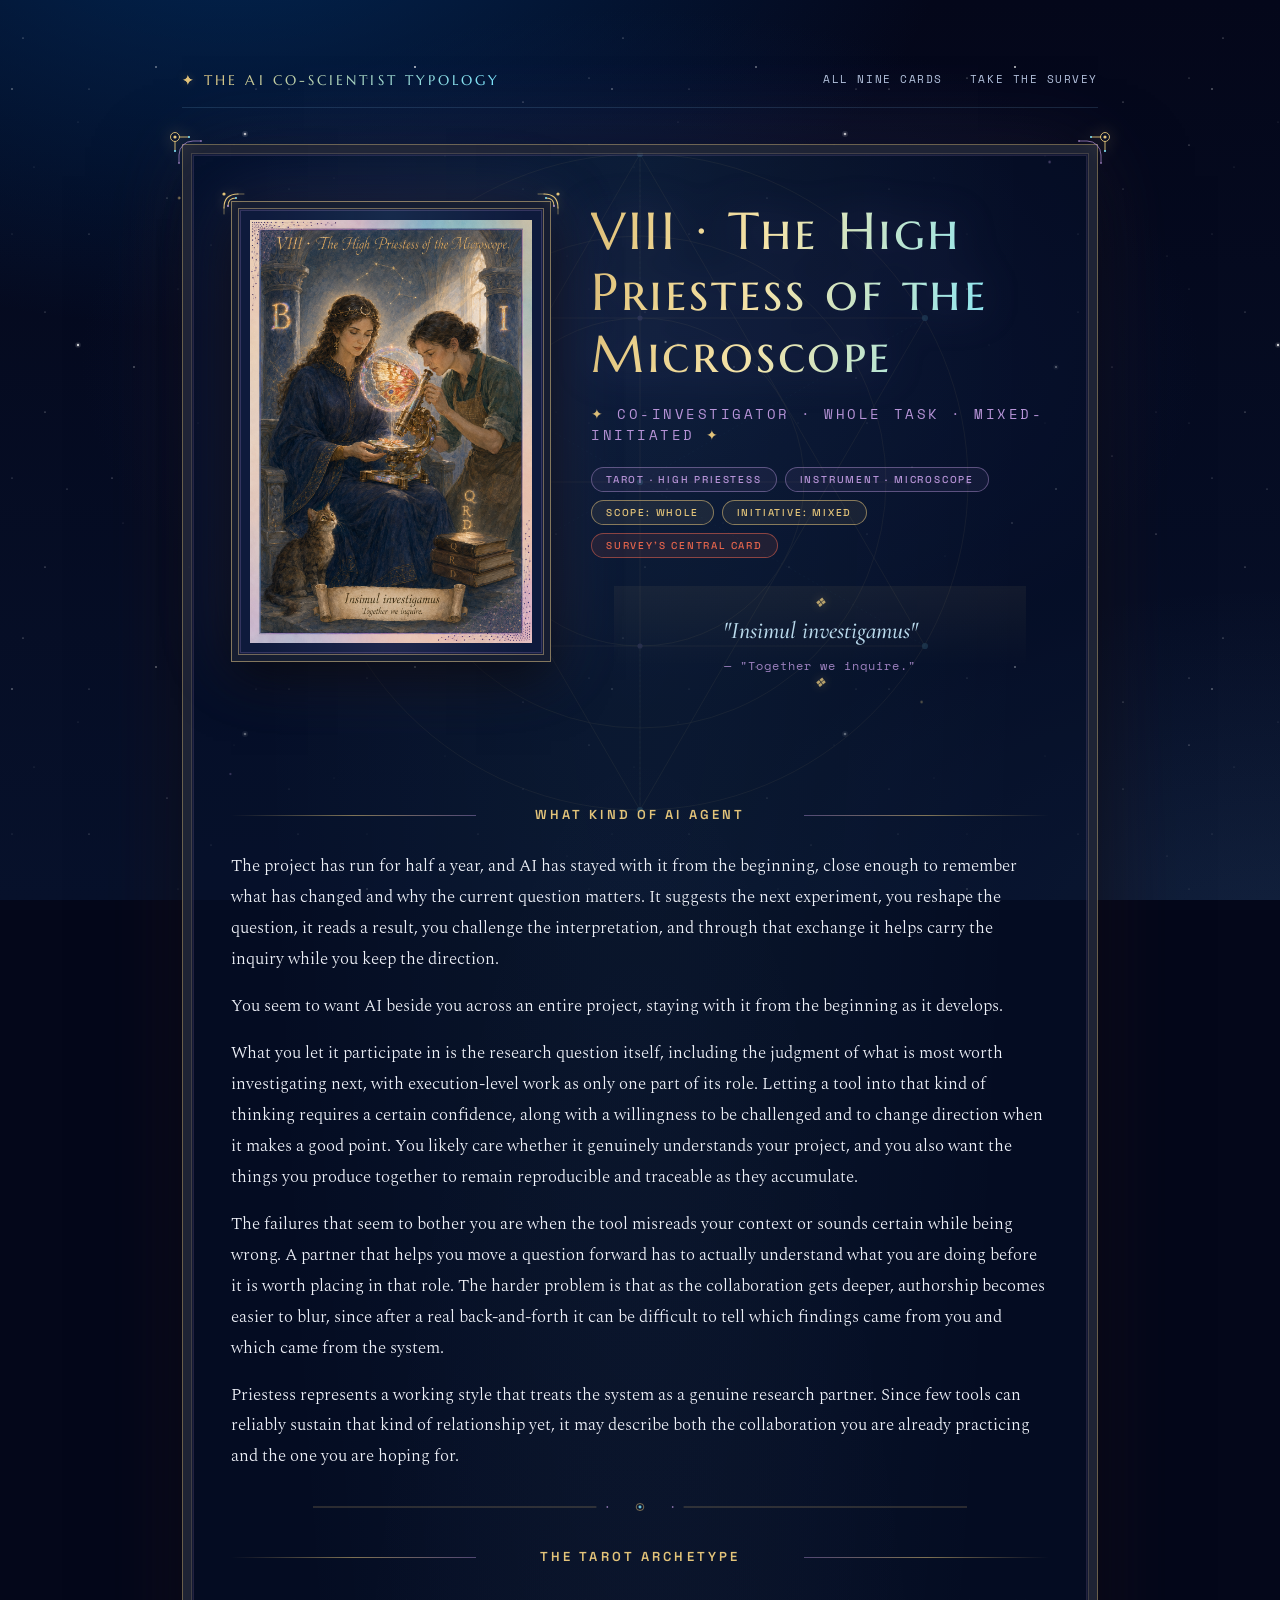
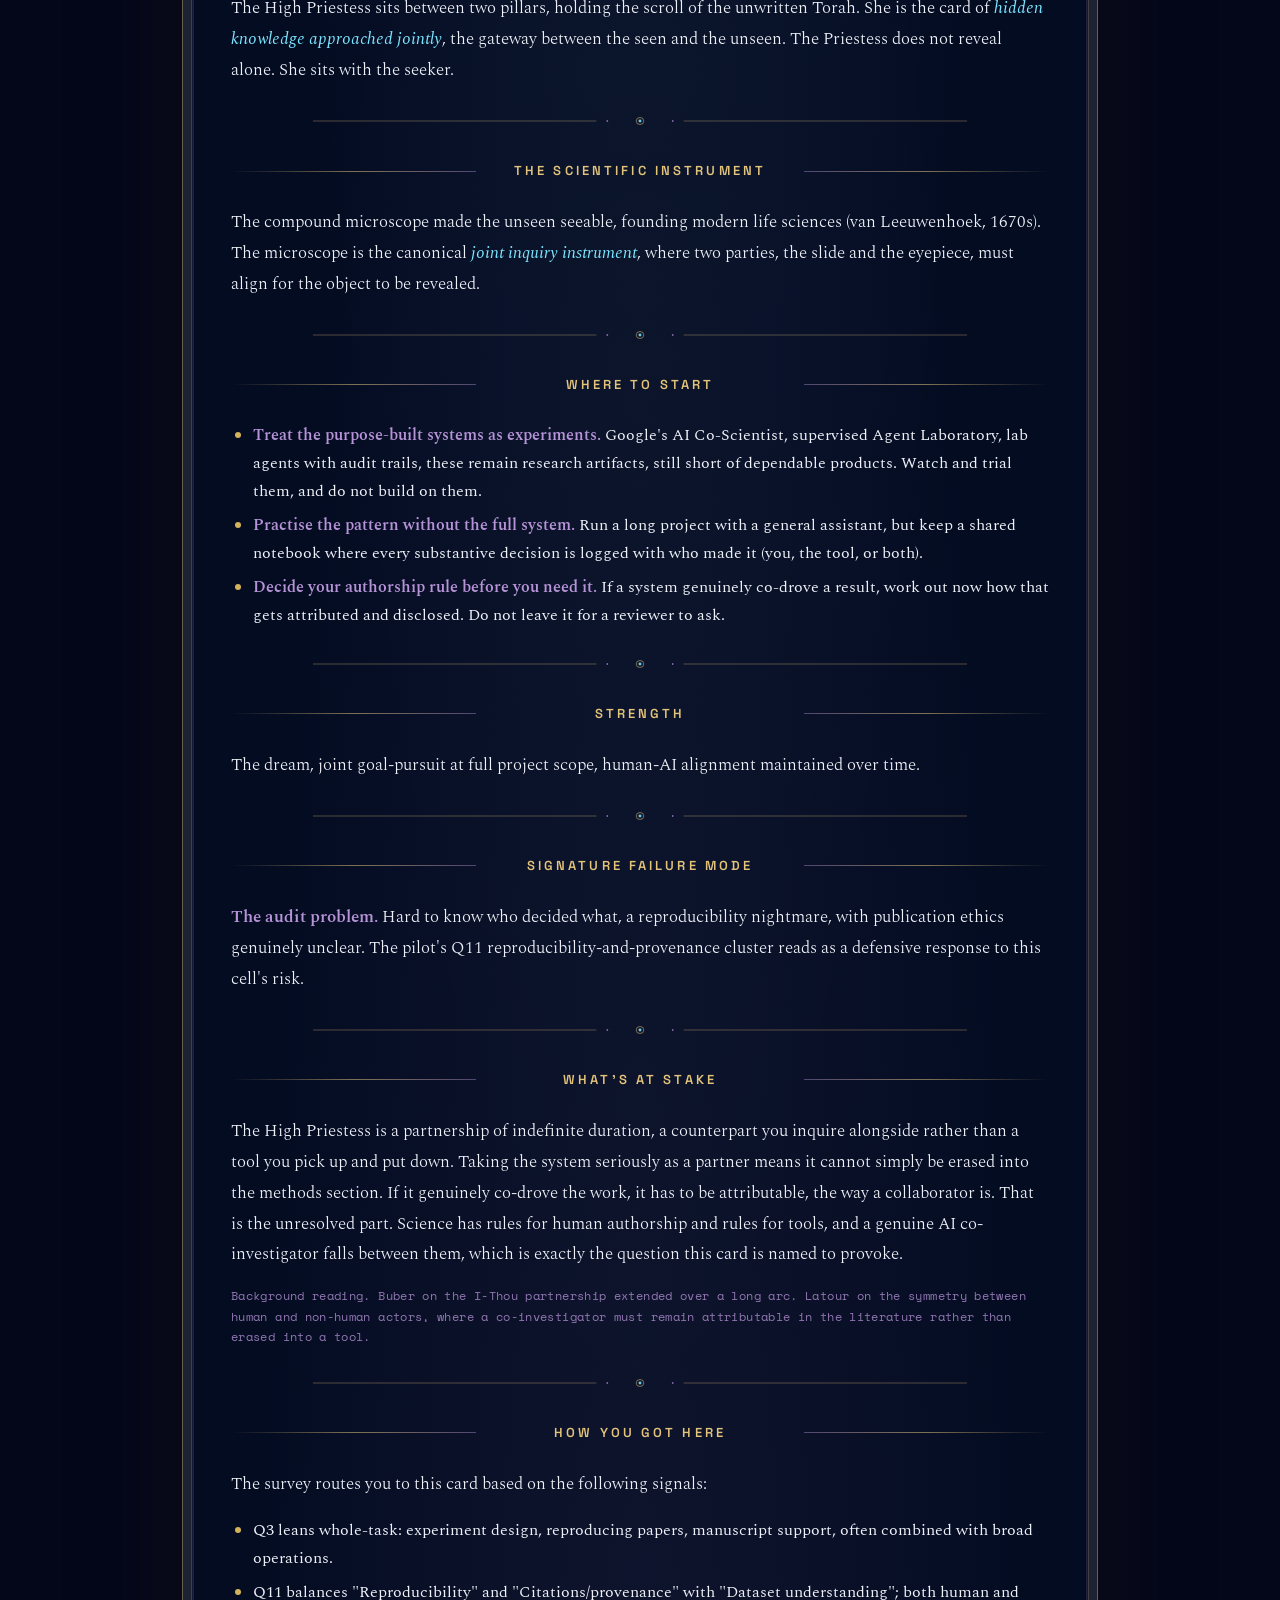
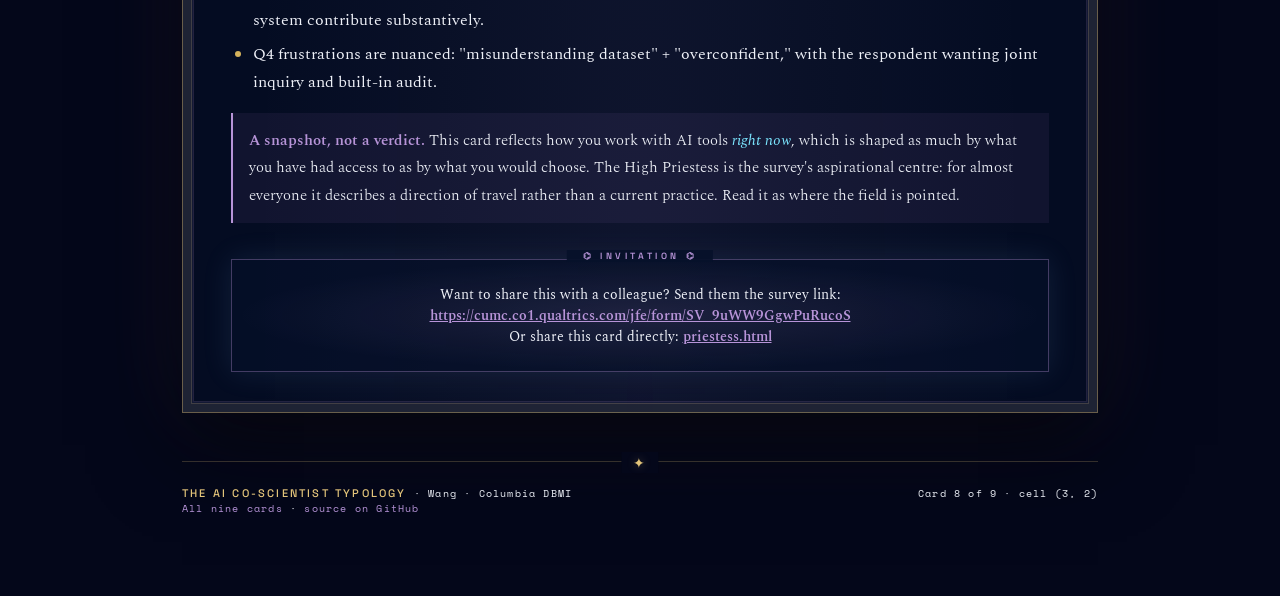
<file: priestess.html>
<!doctype html>
<html lang="en">
<head>
<meta charset="utf-8" />
<title>The High Priestess of the Microscope — The AI Co-Scientist Typology</title>
<meta name="description" content="Half a year in, the AI has been there the whole arc: proposing, interpreting, never running off alone. The High Priestess of the Microscope is the AI co-scientist the term was coined for. Find your type." />
<meta property="og:title" content="The High Priestess of the Microscope — your AI co-scientist type" />
<meta property="og:description" content="Half a year in, the AI has been there the whole arc: proposing, interpreting, never running off alone. The High Priestess of the Microscope is the AI co-scientist the term was coined for. Find your type." />
<meta property="og:image" content="cards/card_08_priestest.png" />
<meta property="og:type" content="article" />
<link rel="stylesheet" href="styles.css" />
<link rel="stylesheet" href="styles-holographic.css" />
</head>
<body>
<div class="container">
  <nav class="topnav">
    <span class="brand">The AI Co-Scientist Typology</span>
    <span class="links">
      <a href="index.html">all nine cards</a>
      <a href="https://cumc.co1.qualtrics.com/jfe/form/SV_9uWW9GgwPuRucoS">take the survey</a>
    </span>
  </nav>

  <article>
    <div class="card-page-header">
      <div class="card-image"><img src="cards/card_08_priestest.png" alt="The High Priestess of the Microscope" /></div>
      <div class="card-meta">
        <h1>VIII · The High Priestess of the Microscope</h1>
        <div class="role">Co-Investigator · whole task · mixed-initiated</div>
        <div class="badge-row">
          <span class="badge">Tarot · High Priestess</span>
          <span class="badge">Instrument · Microscope</span>
          <span class="badge gold">Scope: whole</span>
          <span class="badge gold">Initiative: mixed</span>
          <span class="badge warn">Survey's central card</span>
        </div>
        <div class="motto">"Insimul investigamus" <span class="gloss">— "Together we inquire."</span></div>
      </div>
    </div>

    <div class="section">
          <h3>What kind of AI agent</h3>
          <p>The project has run for half a year, and AI has stayed with it from the beginning, close enough to remember what has changed and why the current question matters. It suggests the next experiment, you reshape the question, it reads a result, you challenge the interpretation, and through that exchange it helps carry the inquiry while you keep the direction.</p>
          <p>You seem to want AI beside you across an entire project, staying with it from the beginning as it develops.</p>
          <p>What you let it participate in is the research question itself, including the judgment of what is most worth investigating next, with execution-level work as only one part of its role. Letting a tool into that kind of thinking requires a certain confidence, along with a willingness to be challenged and to change direction when it makes a good point. You likely care whether it genuinely understands your project, and you also want the things you produce together to remain reproducible and traceable as they accumulate.</p>
          <p>The failures that seem to bother you are when the tool misreads your context or sounds certain while being wrong. A partner that helps you move a question forward has to actually understand what you are doing before it is worth placing in that role. The harder problem is that as the collaboration gets deeper, authorship becomes easier to blur, since after a real back-and-forth it can be difficult to tell which findings came from you and which came from the system.</p>
          <p>Priestess represents a working style that treats the system as a genuine research partner. Since few tools can reliably sustain that kind of relationship yet, it may describe both the collaboration you are already practicing and the one you are hoping for.</p>
        </div>

    <div class="section">
      <h3>The Tarot archetype</h3>
      <p>The High Priestess sits between two pillars, holding the scroll of the unwritten Torah. She is the card of <em>hidden knowledge approached jointly</em>, the gateway between the seen and the unseen. The Priestess does not reveal alone. She sits with the seeker.</p>
    </div>

    <div class="section">
      <h3>The scientific instrument</h3>
      <p>The compound microscope made the unseen seeable, founding modern life sciences (van Leeuwenhoek, 1670s). The microscope is the canonical <em>joint inquiry instrument</em>, where two parties, the slide and the eyepiece, must align for the object to be revealed.</p>
    </div>

    <div class="section">
      <h3>Where to start</h3>
      <ul><li><strong>Treat the purpose-built systems as experiments.</strong> Google's AI Co-Scientist, supervised Agent Laboratory, lab agents with audit trails, these remain research artifacts, still short of dependable products. Watch and trial them, and do not build on them.</li><li><strong>Practise the pattern without the full system.</strong> Run a long project with a general assistant, but keep a shared notebook where every substantive decision is logged with who made it (you, the tool, or both).</li><li><strong>Decide your authorship rule before you need it.</strong> If a system genuinely co-drove a result, work out now how that gets attributed and disclosed. Do not leave it for a reviewer to ask.</li></ul>
    </div>

    <div class="section">
      <h3>Strength</h3>
      <p>The dream, joint goal-pursuit at full project scope, human-AI alignment maintained over time.</p>
    </div>

    <div class="section">
      <h3>Signature failure mode</h3>
      <p><strong>The audit problem.</strong> Hard to know who decided what, a reproducibility nightmare, with publication ethics genuinely unclear. The pilot's Q11 reproducibility-and-provenance cluster reads as a defensive response to this cell's risk.</p>
    </div>

    <div class="section">
      <h3>What's at stake</h3>
      <p>The High Priestess is a partnership of indefinite duration, a counterpart you inquire alongside rather than a tool you pick up and put down. Taking the system seriously as a partner means it cannot simply be erased into the methods section. If it genuinely co-drove the work, it has to be attributable, the way a collaborator is. That is the unresolved part. Science has rules for human authorship and rules for tools, and a genuine AI co-investigator falls between them, which is exactly the question this card is named to provoke.</p>
      <p style="font-family:var(--mono);font-size:12px;line-height:1.7;letter-spacing:.03em;color:var(--amethyst);opacity:.78;margin-top:.9rem;">Background reading. Buber on the I-Thou partnership extended over a long arc. Latour on the symmetry between human and non-human actors, where a co-investigator must remain attributable in the literature rather than erased into a tool.</p>
    </div>

    <div class="section">
      <h3>How you got here</h3>
      <p>The survey routes you to this card based on the following signals:</p>
      <ul><li>Q3 leans whole-task: experiment design, reproducing papers, manuscript support, often combined with broad operations.</li><li>Q11 balances "Reproducibility" and "Citations/provenance" with "Dataset understanding"; both human and system contribute substantively.</li><li>Q4 frustrations are nuanced: "misunderstanding dataset" + "overconfident," with the respondent wanting joint inquiry and built-in audit.</li></ul>
      <p style="margin-top:1.1rem;padding:.85rem 1rem;border-left:2px solid var(--amethyst);background:rgba(183,148,216,0.07);font-size:.95em;"><strong>A snapshot, not a verdict.</strong> This card reflects how you work with AI tools <em>right now</em>, which is shaped as much by what you have had access to as by what you would choose. The High Priestess is the survey's aspirational centre: for almost everyone it describes a direction of travel rather than a current practice. Read it as where the field is pointed.</p>
    </div>

    <div class="cta">
      Want to share this with a colleague? Send them the survey link:
      <a href="https://cumc.co1.qualtrics.com/jfe/form/SV_9uWW9GgwPuRucoS">https://cumc.co1.qualtrics.com/jfe/form/SV_9uWW9GgwPuRucoS</a><br/>
      Or share this card directly: <a href="priestess.html">priestess.html</a>
    </div>
  </article>

  <footer class="page-footer">
    <div class="col-row">
      <div>
        <strong>The AI Co-Scientist Typology</strong> · Wang · Columbia DBMI<br/>
        <a href="index.html">All nine cards</a> · <a href="https://github.com/WillKeWang/emblema">source on GitHub</a>
      </div>
      <div style="text-align: right;">
        Card 8 of 9 · cell (3, 2)
      </div>
    </div>
  </footer>
</div>
</body>
</html>
</file>
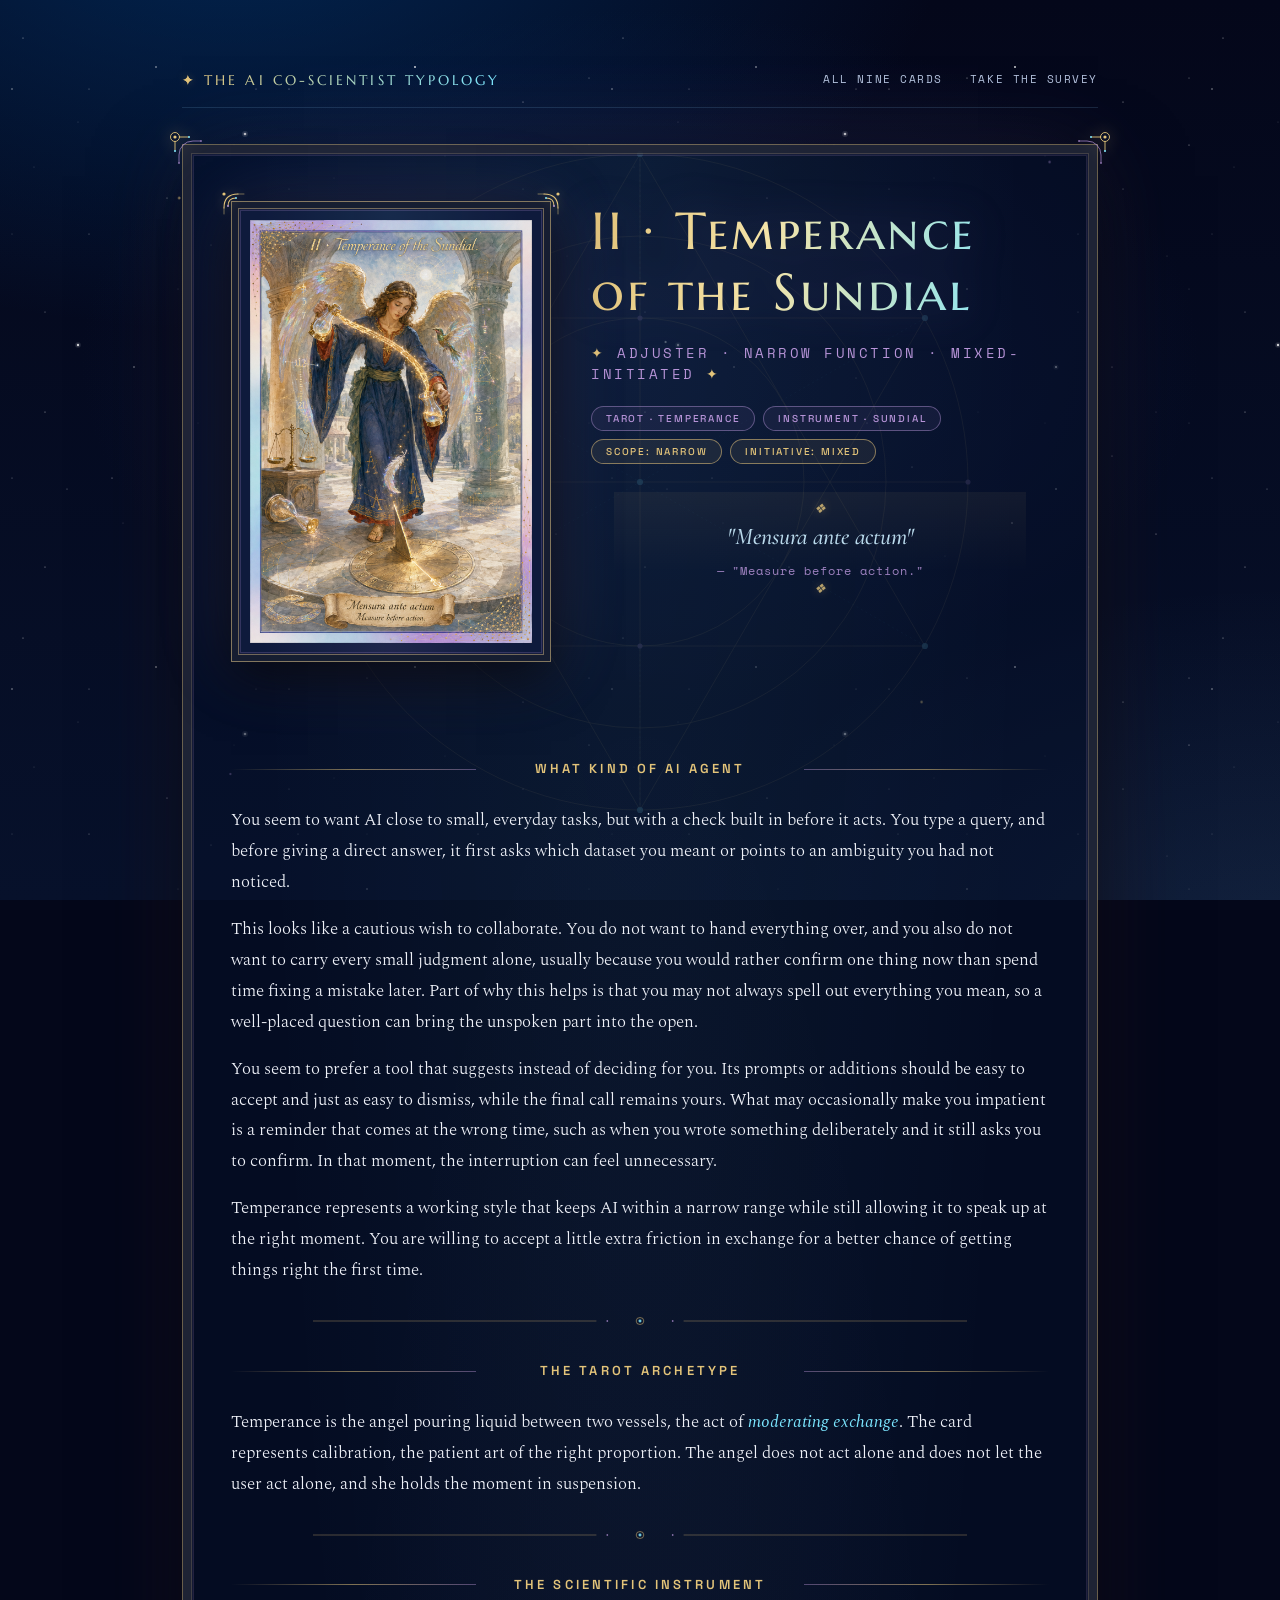
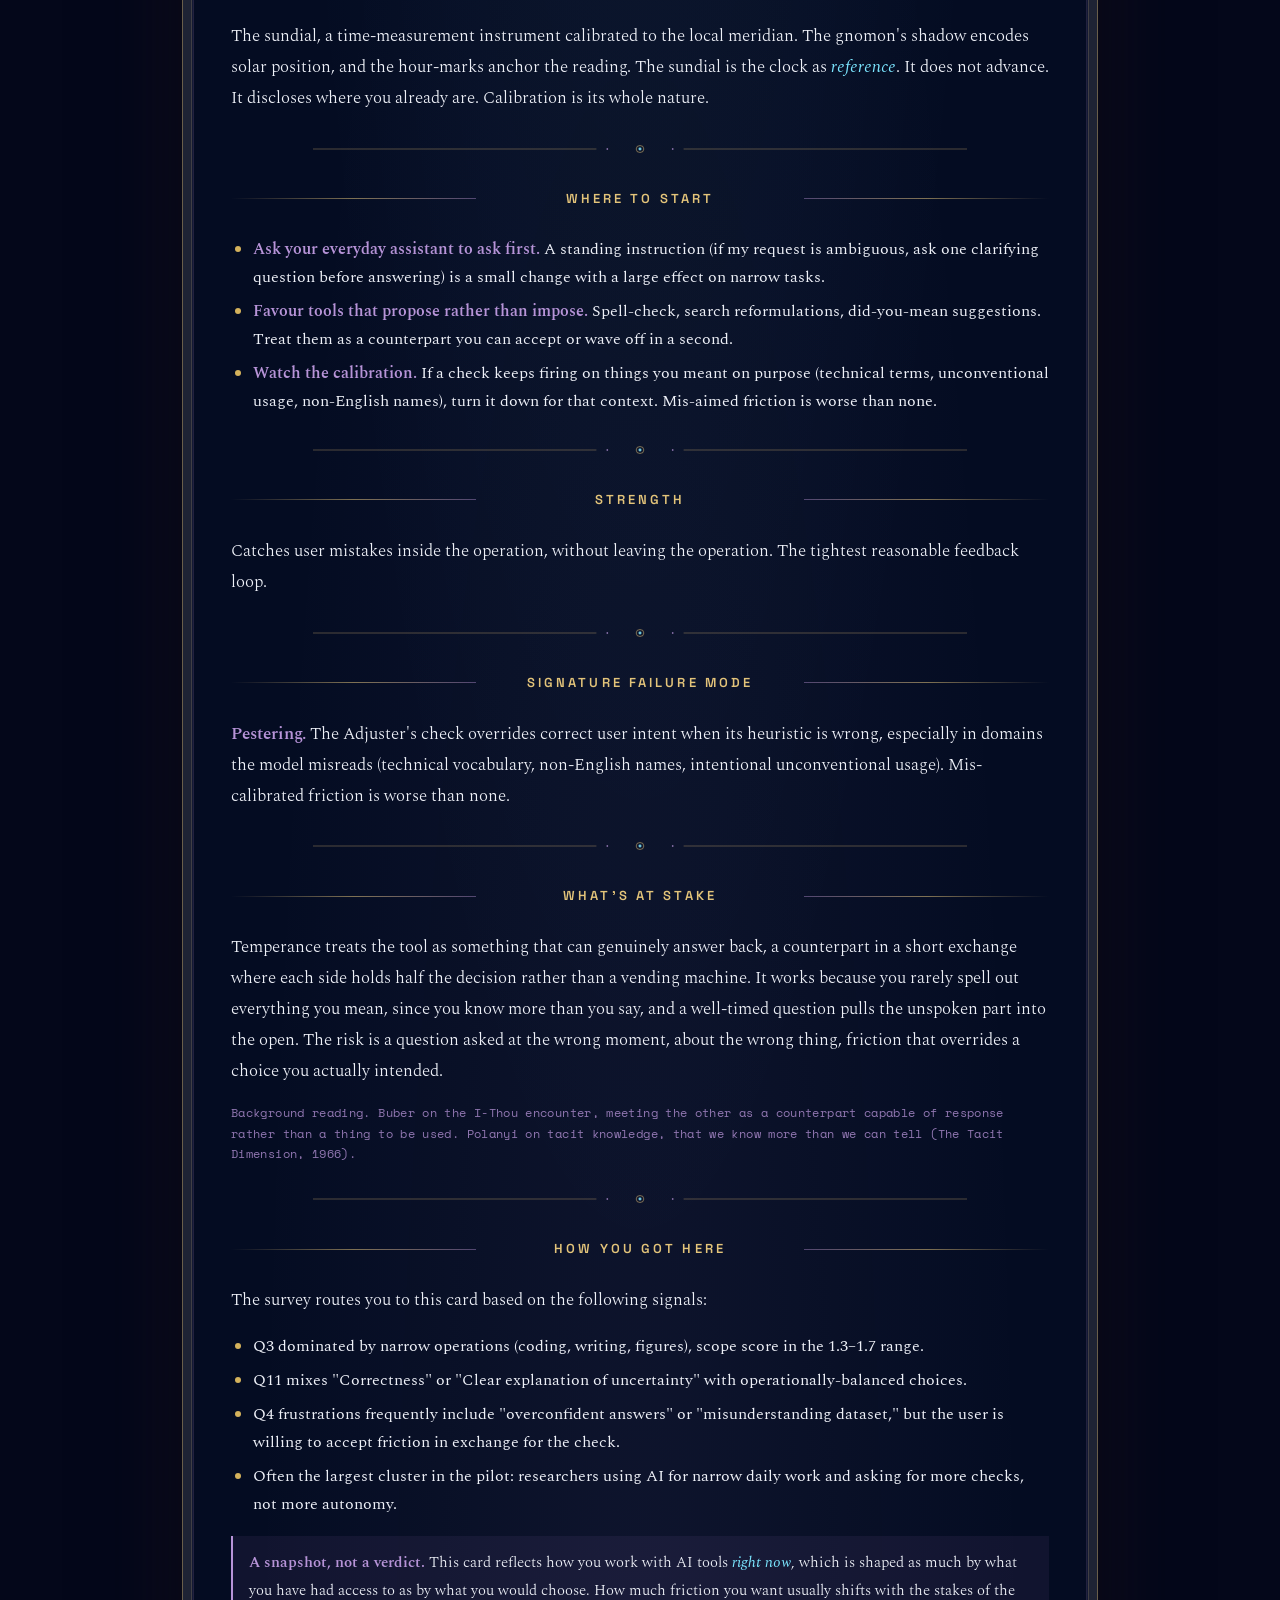
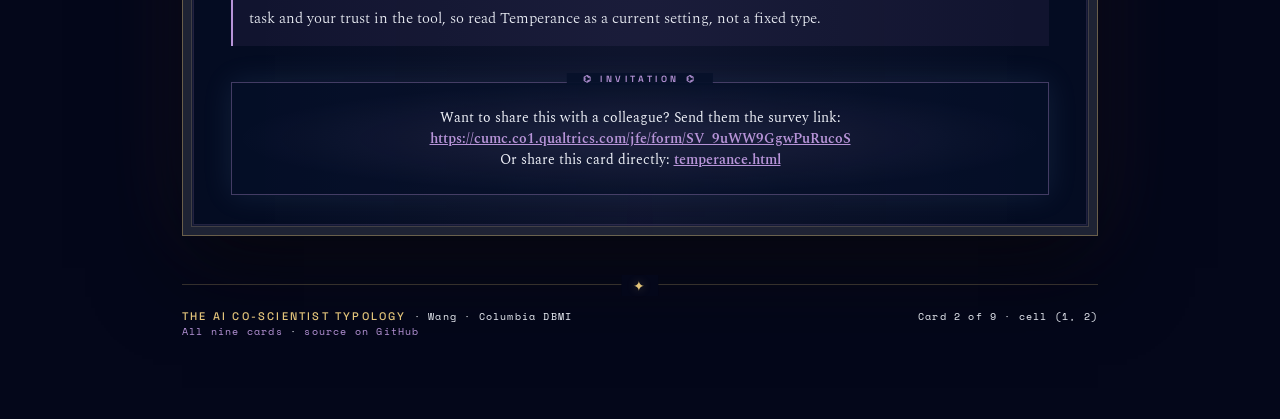
<file: temperance.html>
<!doctype html>
<html lang="en">
<head>
<meta charset="utf-8" />
<title>Temperance of the Sundial — The AI Co-Scientist Typology</title>
<meta name="description" content="You hit enter and, instead of an answer, the tool asks one clarifying question back: the ambiguity you had not noticed. Temperance of the Sundial wants AI to measure before it commits. Find your AI co-scientist type." />
<meta property="og:title" content="Temperance of the Sundial — your AI co-scientist type" />
<meta property="og:description" content="You hit enter and, instead of an answer, the tool asks one clarifying question back: the ambiguity you had not noticed. Temperance of the Sundial wants AI to measure before it commits. Find your AI co-scientist type." />
<meta property="og:image" content="cards/card_02_temperance.png" />
<meta property="og:type" content="article" />
<link rel="stylesheet" href="styles.css" />
<link rel="stylesheet" href="styles-holographic.css" />
</head>
<body>
<div class="container">
  <nav class="topnav">
    <span class="brand">The AI Co-Scientist Typology</span>
    <span class="links">
      <a href="index.html">all nine cards</a>
      <a href="https://cumc.co1.qualtrics.com/jfe/form/SV_9uWW9GgwPuRucoS">take the survey</a>
    </span>
  </nav>

  <article>
    <div class="card-page-header">
      <div class="card-image"><img src="cards/card_02_temperance.png" alt="Temperance of the Sundial" /></div>
      <div class="card-meta">
        <h1>II · Temperance of the Sundial</h1>
        <div class="role">Adjuster · narrow function · mixed-initiated</div>
        <div class="badge-row">
          <span class="badge">Tarot · Temperance</span>
          <span class="badge">Instrument · Sundial</span>
          <span class="badge gold">Scope: narrow</span>
          <span class="badge gold">Initiative: mixed</span>
        </div>
        <div class="motto">"Mensura ante actum" <span class="gloss">— "Measure before action."</span></div>
      </div>
    </div>

    <div class="section">
          <h3>What kind of AI agent</h3>

          <p>You seem to want AI close to small, everyday tasks, but with a check built in before it acts. You type a query, and before giving a direct answer, it first asks which dataset you meant or points to an ambiguity you had not noticed.</p>
          <p>This looks like a cautious wish to collaborate. You do not want to hand everything over, and you also do not want to carry every small judgment alone, usually because you would rather confirm one thing now than spend time fixing a mistake later. Part of why this helps is that you may not always spell out everything you mean, so a well-placed question can bring the unspoken part into the open.</p>
          <p>You seem to prefer a tool that suggests instead of deciding for you. Its prompts or additions should be easy to accept and just as easy to dismiss, while the final call remains yours. What may occasionally make you impatient is a reminder that comes at the wrong time, such as when you wrote something deliberately and it still asks you to confirm. In that moment, the interruption can feel unnecessary.</p>
          <p>Temperance represents a working style that keeps AI within a narrow range while still allowing it to speak up at the right moment. You are willing to accept a little extra friction in exchange for a better chance of getting things right the first time.</p>
        </div>

    <div class="section">
      <h3>The Tarot archetype</h3>
      <p>Temperance is the angel pouring liquid between two vessels, the act of <em>moderating exchange</em>. The card represents calibration, the patient art of the right proportion. The angel does not act alone and does not let the user act alone, and she holds the moment in suspension.</p>
    </div>

    <div class="section">
      <h3>The scientific instrument</h3>
      <p>The sundial, a time-measurement instrument calibrated to the local meridian. The gnomon's shadow encodes solar position, and the hour-marks anchor the reading. The sundial is the clock as <em>reference</em>. It does not advance. It discloses where you already are. Calibration is its whole nature.</p>
    </div>

    <div class="section">
      <h3>Where to start</h3>
      <ul><li><strong>Ask your everyday assistant to ask first.</strong> A standing instruction (if my request is ambiguous, ask one clarifying question before answering) is a small change with a large effect on narrow tasks.</li><li><strong>Favour tools that propose rather than impose.</strong> Spell-check, search reformulations, did-you-mean suggestions. Treat them as a counterpart you can accept or wave off in a second.</li><li><strong>Watch the calibration.</strong> If a check keeps firing on things you meant on purpose (technical terms, unconventional usage, non-English names), turn it down for that context. Mis-aimed friction is worse than none.</li></ul>
    </div>

    <div class="section">
      <h3>Strength</h3>
      <p>Catches user mistakes inside the operation, without leaving the operation. The tightest reasonable feedback loop.</p>
    </div>

    <div class="section">
      <h3>Signature failure mode</h3>
      <p><strong>Pestering.</strong> The Adjuster's check overrides correct user intent when its heuristic is wrong, especially in domains the model misreads (technical vocabulary, non-English names, intentional unconventional usage). Mis-calibrated friction is worse than none.</p>
    </div>

    <div class="section">
      <h3>What's at stake</h3>
      <p>Temperance treats the tool as something that can genuinely answer back, a counterpart in a short exchange where each side holds half the decision rather than a vending machine. It works because you rarely spell out everything you mean, since you know more than you say, and a well-timed question pulls the unspoken part into the open. The risk is a question asked at the wrong moment, about the wrong thing, friction that overrides a choice you actually intended.</p>
      <p style="font-family:var(--mono);font-size:12px;line-height:1.7;letter-spacing:.03em;color:var(--amethyst);opacity:.78;margin-top:.9rem;">Background reading. Buber on the I-Thou encounter, meeting the other as a counterpart capable of response rather than a thing to be used. Polanyi on tacit knowledge, that we know more than we can tell (The Tacit Dimension, 1966).</p>
    </div>

    <div class="section">
      <h3>How you got here</h3>
      <p>The survey routes you to this card based on the following signals:</p>
      <ul><li>Q3 dominated by narrow operations (coding, writing, figures), scope score in the 1.3–1.7 range.</li><li>Q11 mixes "Correctness" or "Clear explanation of uncertainty" with operationally-balanced choices.</li><li>Q4 frustrations frequently include "overconfident answers" or "misunderstanding dataset," but the user is willing to accept friction in exchange for the check.</li><li>Often the largest cluster in the pilot: researchers using AI for narrow daily work and asking for more checks, not more autonomy.</li></ul>
      <p style="margin-top:1.1rem;padding:.85rem 1rem;border-left:2px solid var(--amethyst);background:rgba(183,148,216,0.07);font-size:.95em;"><strong>A snapshot, not a verdict.</strong> This card reflects how you work with AI tools <em>right now</em>, which is shaped as much by what you have had access to as by what you would choose. How much friction you want usually shifts with the stakes of the task and your trust in the tool, so read Temperance as a current setting, not a fixed type.</p>
    </div>

    <div class="cta">
      Want to share this with a colleague? Send them the survey link:
      <a href="https://cumc.co1.qualtrics.com/jfe/form/SV_9uWW9GgwPuRucoS">https://cumc.co1.qualtrics.com/jfe/form/SV_9uWW9GgwPuRucoS</a><br/>
      Or share this card directly: <a href="temperance.html">temperance.html</a>
    </div>
  </article>

  <footer class="page-footer">
    <div class="col-row">
      <div>
        <strong>The AI Co-Scientist Typology</strong> · Wang · Columbia DBMI<br/>
        <a href="index.html">All nine cards</a> · <a href="https://github.com/WillKeWang/emblema">source on GitHub</a>
      </div>
      <div style="text-align: right;">
        Card 2 of 9 · cell (1, 2)
      </div>
    </div>
  </footer>
</div>
</body>
</html>
</file>
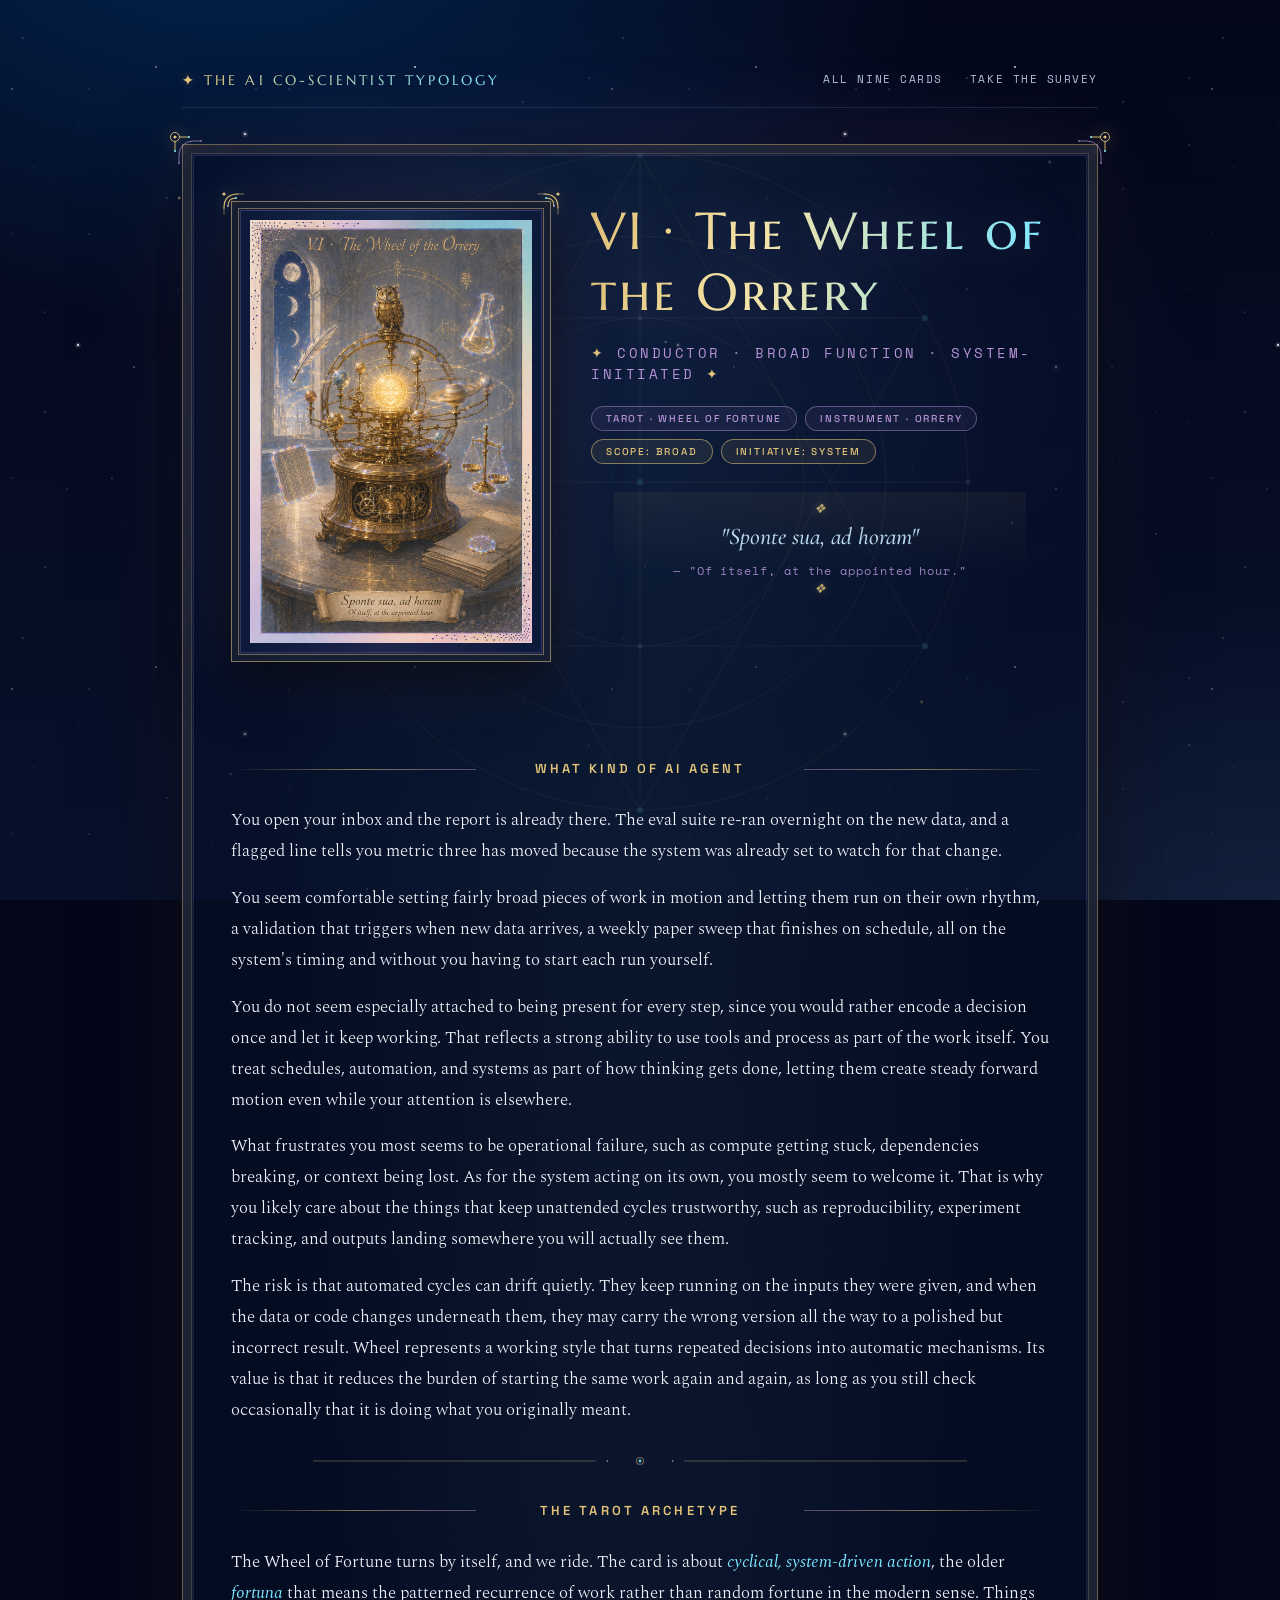
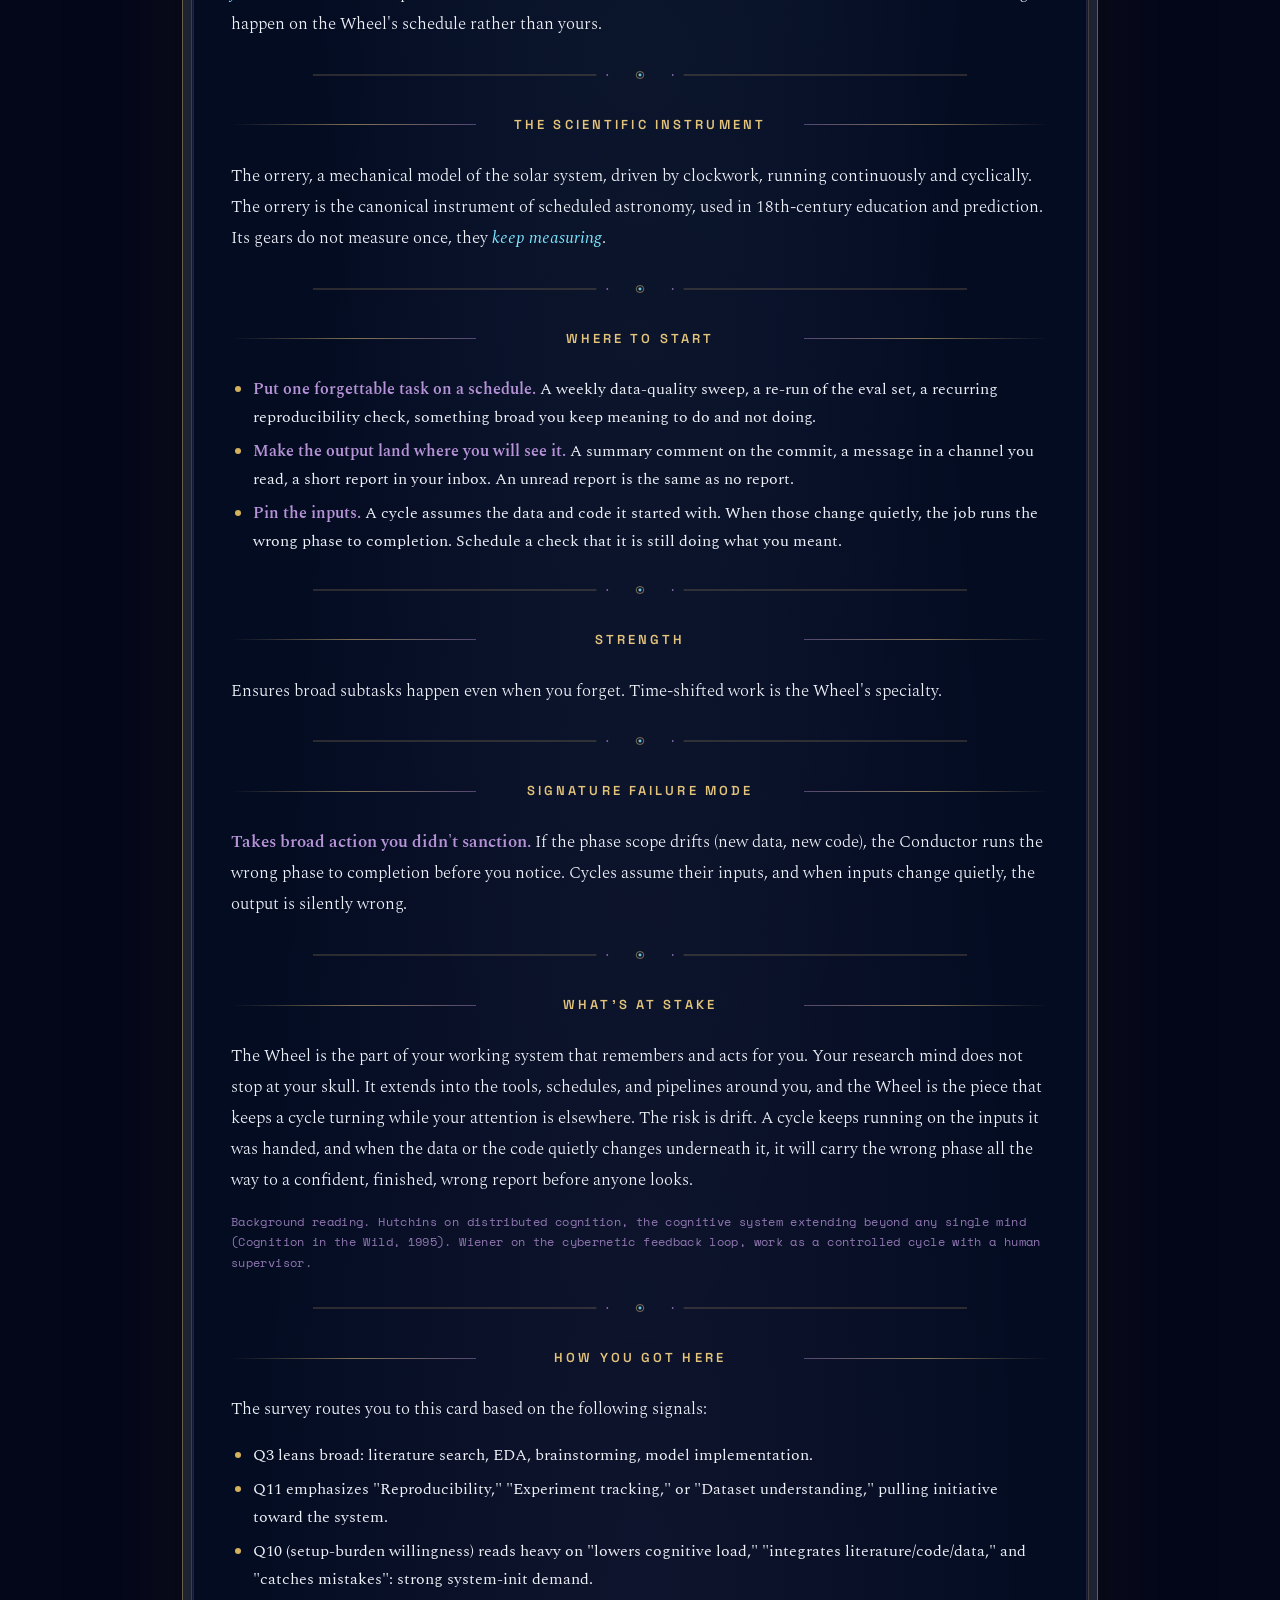
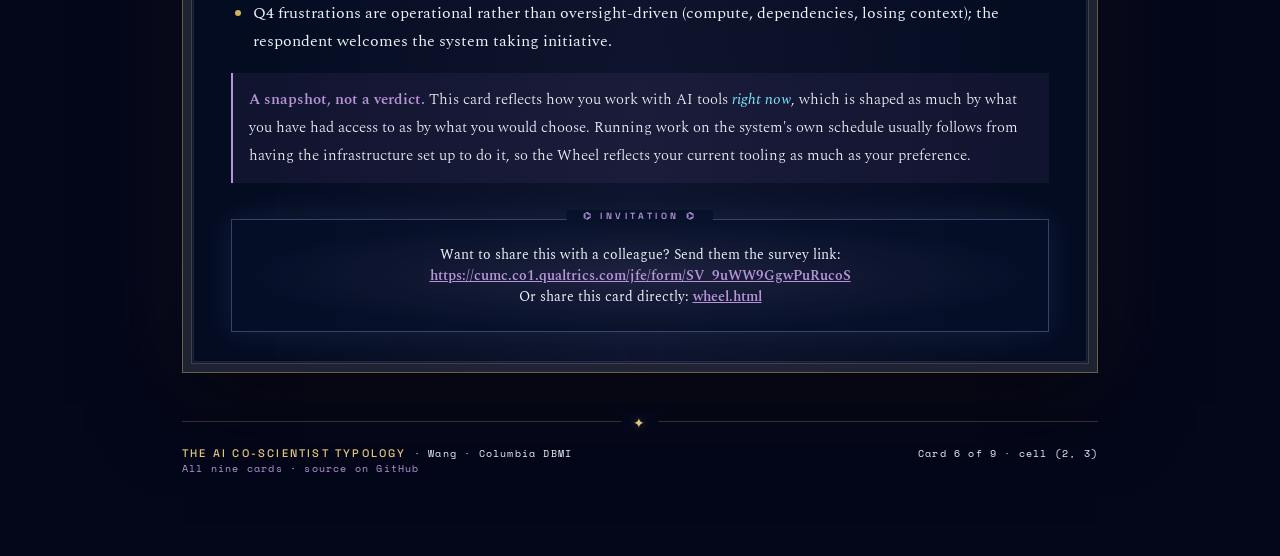
<file: wheel.html>
<!doctype html>
<html lang="en">
<head>
<meta charset="utf-8" />
<title>The Wheel of the Orrery — The AI Co-Scientist Typology</title>
<meta name="description" content="You open your inbox and the report is already waiting. The eval suite re-ran overnight, on its own schedule. The Wheel of the Orrery lets broad tasks run on a cycle. Find your AI co-scientist type." />
<meta property="og:title" content="The Wheel of the Orrery — your AI co-scientist type" />
<meta property="og:description" content="You open your inbox and the report is already waiting. The eval suite re-ran overnight, on its own schedule. The Wheel of the Orrery lets broad tasks run on a cycle. Find your AI co-scientist type." />
<meta property="og:image" content="cards/card_06_wheels.png" />
<meta property="og:type" content="article" />
<link rel="stylesheet" href="styles.css" />
<link rel="stylesheet" href="styles-holographic.css" />
</head>
<body>
<div class="container">
  <nav class="topnav">
    <span class="brand">The AI Co-Scientist Typology</span>
    <span class="links">
      <a href="index.html">all nine cards</a>
      <a href="https://cumc.co1.qualtrics.com/jfe/form/SV_9uWW9GgwPuRucoS">take the survey</a>
    </span>
  </nav>

  <article>
    <div class="card-page-header">
      <div class="card-image"><img src="cards/card_06_wheels.png" alt="The Wheel of the Orrery" /></div>
      <div class="card-meta">
        <h1>VI · The Wheel of the Orrery</h1>
        <div class="role">Conductor · broad function · system-initiated</div>
        <div class="badge-row">
          <span class="badge">Tarot · Wheel of Fortune</span>
          <span class="badge">Instrument · Orrery</span>
          <span class="badge gold">Scope: broad</span>
          <span class="badge gold">Initiative: system</span>
        </div>
        <div class="motto">"Sponte sua, ad horam" <span class="gloss">— "Of itself, at the appointed hour."</span></div>
      </div>
    </div>

    <div class="section">
          <h3>What kind of AI agent</h3>
          <p>You open your inbox and the report is already there. The eval suite re-ran overnight on the new data, and a flagged line tells you metric three has moved because the system was already set to watch for that change.</p>
          <p>You seem comfortable setting fairly broad pieces of work in motion and letting them run on their own rhythm, a validation that triggers when new data arrives, a weekly paper sweep that finishes on schedule, all on the system's timing and without you having to start each run yourself.</p>
          <p>You do not seem especially attached to being present for every step, since you would rather encode a decision once and let it keep working. That reflects a strong ability to use tools and process as part of the work itself. You treat schedules, automation, and systems as part of how thinking gets done, letting them create steady forward motion even while your attention is elsewhere.</p>
          <p>What frustrates you most seems to be operational failure, such as compute getting stuck, dependencies breaking, or context being lost. As for the system acting on its own, you mostly seem to welcome it. That is why you likely care about the things that keep unattended cycles trustworthy, such as reproducibility, experiment tracking, and outputs landing somewhere you will actually see them.</p>
          <p>The risk is that automated cycles can drift quietly. They keep running on the inputs they were given, and when the data or code changes underneath them, they may carry the wrong version all the way to a polished but incorrect result. Wheel represents a working style that turns repeated decisions into automatic mechanisms. Its value is that it reduces the burden of starting the same work again and again, as long as you still check occasionally that it is doing what you originally meant.</p>
        </div>

    <div class="section">
      <h3>The Tarot archetype</h3>
      <p>The Wheel of Fortune turns by itself, and we ride. The card is about <em>cyclical, system-driven action</em>, the older <em>fortuna</em> that means the patterned recurrence of work rather than random fortune in the modern sense. Things happen on the Wheel's schedule rather than yours.</p>
    </div>

    <div class="section">
      <h3>The scientific instrument</h3>
      <p>The orrery, a mechanical model of the solar system, driven by clockwork, running continuously and cyclically. The orrery is the canonical instrument of scheduled astronomy, used in 18th-century education and prediction. Its gears do not measure once, they <em>keep measuring</em>.</p>
    </div>

    <div class="section">
      <h3>Where to start</h3>
      <ul><li><strong>Put one forgettable task on a schedule.</strong> A weekly data-quality sweep, a re-run of the eval set, a recurring reproducibility check, something broad you keep meaning to do and not doing.</li><li><strong>Make the output land where you will see it.</strong> A summary comment on the commit, a message in a channel you read, a short report in your inbox. An unread report is the same as no report.</li><li><strong>Pin the inputs.</strong> A cycle assumes the data and code it started with. When those change quietly, the job runs the wrong phase to completion. Schedule a check that it is still doing what you meant.</li></ul>
    </div>

    <div class="section">
      <h3>Strength</h3>
      <p>Ensures broad subtasks happen even when you forget. Time-shifted work is the Wheel's specialty.</p>
    </div>

    <div class="section">
      <h3>Signature failure mode</h3>
      <p><strong>Takes broad action you didn't sanction.</strong> If the phase scope drifts (new data, new code), the Conductor runs the wrong phase to completion before you notice. Cycles assume their inputs, and when inputs change quietly, the output is silently wrong.</p>
    </div>

    <div class="section">
      <h3>What's at stake</h3>
      <p>The Wheel is the part of your working system that remembers and acts for you. Your research mind does not stop at your skull. It extends into the tools, schedules, and pipelines around you, and the Wheel is the piece that keeps a cycle turning while your attention is elsewhere. The risk is drift. A cycle keeps running on the inputs it was handed, and when the data or the code quietly changes underneath it, it will carry the wrong phase all the way to a confident, finished, wrong report before anyone looks.</p>
      <p style="font-family:var(--mono);font-size:12px;line-height:1.7;letter-spacing:.03em;color:var(--amethyst);opacity:.78;margin-top:.9rem;">Background reading. Hutchins on distributed cognition, the cognitive system extending beyond any single mind (Cognition in the Wild, 1995). Wiener on the cybernetic feedback loop, work as a controlled cycle with a human supervisor.</p>
    </div>

    <div class="section">
      <h3>How you got here</h3>
      <p>The survey routes you to this card based on the following signals:</p>
      <ul><li>Q3 leans broad: literature search, EDA, brainstorming, model implementation.</li><li>Q11 emphasizes "Reproducibility," "Experiment tracking," or "Dataset understanding," pulling initiative toward the system.</li><li>Q10 (setup-burden willingness) reads heavy on "lowers cognitive load," "integrates literature/code/data," and "catches mistakes": strong system-init demand.</li><li>Q4 frustrations are operational rather than oversight-driven (compute, dependencies, losing context); the respondent welcomes the system taking initiative.</li></ul>
      <p style="margin-top:1.1rem;padding:.85rem 1rem;border-left:2px solid var(--amethyst);background:rgba(183,148,216,0.07);font-size:.95em;"><strong>A snapshot, not a verdict.</strong> This card reflects how you work with AI tools <em>right now</em>, which is shaped as much by what you have had access to as by what you would choose. Running work on the system's own schedule usually follows from having the infrastructure set up to do it, so the Wheel reflects your current tooling as much as your preference.</p>
    </div>

    <div class="cta">
      Want to share this with a colleague? Send them the survey link:
      <a href="https://cumc.co1.qualtrics.com/jfe/form/SV_9uWW9GgwPuRucoS">https://cumc.co1.qualtrics.com/jfe/form/SV_9uWW9GgwPuRucoS</a><br/>
      Or share this card directly: <a href="wheel.html">wheel.html</a>
    </div>
  </article>

  <footer class="page-footer">
    <div class="col-row">
      <div>
        <strong>The AI Co-Scientist Typology</strong> · Wang · Columbia DBMI<br/>
        <a href="index.html">All nine cards</a> · <a href="https://github.com/WillKeWang/emblema">source on GitHub</a>
      </div>
      <div style="text-align: right;">
        Card 6 of 9 · cell (2, 3)
      </div>
    </div>
  </footer>
</div>
</body>
</html>
</file>
<file: styles.css>
@import url('https://fonts.googleapis.com/css2?family=Cinzel:wght@400;500;600&family=Cormorant+Garamond:ital,wght@0,400;0,500;0,600;1,400;1,500;1,600&family=Source+Serif+4:ital,opsz,wght@0,8..60,300;0,8..60,400;0,8..60,500;1,8..60,300;1,8..60,400&display=swap');

:root {
  --bg-deep: #04071a;
  --bg: #07112b;
  --bg-card: #0e1a3c;
  --bg-elev: #142253;
  --columbia-blue: #75B0DD;     /* Columbia accent */
  --columbia-light: #B9D9EB;    /* Columbia light */
  --columbia-royal: #003E7E;    /* Columbia royal */
  --rule: rgba(117, 176, 221, 0.18);
  --rule-strong: rgba(117, 176, 221, 0.38);
  --text: #eef1f8;
  --text-soft: #b4c2dd;
  --text-fine: #7184a8;
  --gold: #d4b25c;
  --gold-soft: #8a6f2c;
  --vermillion: #e4654d;
}

* { box-sizing: border-box; }

html, body {
  margin: 0; padding: 0;
  color: var(--text);
  font-family: 'Source Serif 4', Georgia, 'Times New Roman', serif;
  -webkit-font-smoothing: antialiased;
  background: var(--bg-deep);
  min-height: 100vh;
}

body {
  position: relative;
  background:
    radial-gradient(ellipse 1200px 700px at 18% -10%, rgba(0, 62, 126, 0.55), transparent 60%),
    radial-gradient(ellipse 1000px 600px at 100% 105%, rgba(117, 176, 221, 0.10), transparent 60%),
    radial-gradient(ellipse 800px 500px at 50% 40%, rgba(20, 34, 83, 0.55), transparent 70%),
    linear-gradient(180deg, var(--bg-deep) 0%, var(--bg) 100%);
  background-attachment: fixed;
}

/* starfield — tiled SVG, dense small stars + a few brighter ones with glow */
body::before {
  content: '';
  position: fixed;
  inset: 0;
  z-index: 0;
  pointer-events: none;
  opacity: 0.85;
  background-image: url("data:image/svg+xml;utf8,<svg xmlns='http://www.w3.org/2000/svg' width='600' height='600' viewBox='0 0 600 600'><g fill='white'><circle cx='23' cy='38' r='0.6' opacity='0.7'/><circle cx='78' cy='122' r='0.4' opacity='0.5'/><circle cx='156' cy='67' r='0.8' opacity='0.85'/><circle cx='211' cy='245' r='0.5' opacity='0.65'/><circle cx='289' cy='89' r='0.6' opacity='0.7'/><circle cx='334' cy='178' r='0.4' opacity='0.5'/><circle cx='415' cy='67' r='1' opacity='0.95'/><circle cx='478' cy='234' r='0.5' opacity='0.6'/><circle cx='523' cy='102' r='0.6' opacity='0.7'/><circle cx='567' cy='256' r='0.4' opacity='0.5'/><circle cx='45' cy='312' r='0.5' opacity='0.65'/><circle cx='134' cy='367' r='0.7' opacity='0.8'/><circle cx='198' cy='423' r='0.4' opacity='0.55'/><circle cx='256' cy='378' r='0.5' opacity='0.65'/><circle cx='312' cy='467' r='0.6' opacity='0.7'/><circle cx='378' cy='412' r='0.4' opacity='0.5'/><circle cx='456' cy='489' r='0.8' opacity='0.85'/><circle cx='512' cy='367' r='0.5' opacity='0.65'/><circle cx='67' cy='489' r='0.5' opacity='0.6'/><circle cx='123' cy='523' r='0.4' opacity='0.5'/><circle cx='189' cy='567' r='0.6' opacity='0.7'/><circle cx='267' cy='534' r='0.5' opacity='0.65'/><circle cx='345' cy='556' r='0.4' opacity='0.5'/><circle cx='412' cy='523' r='0.7' opacity='0.8'/><circle cx='489' cy='567' r='0.5' opacity='0.65'/><circle cx='556' cy='534' r='0.6' opacity='0.7'/><circle cx='34' cy='167' r='0.4' opacity='0.5'/><circle cx='89' cy='234' r='0.5' opacity='0.6'/><circle cx='167' cy='198' r='0.6' opacity='0.7'/><circle cx='234' cy='145' r='0.4' opacity='0.5'/><circle cx='298' cy='234' r='0.5' opacity='0.65'/><circle cx='367' cy='289' r='0.7' opacity='0.8'/><circle cx='445' cy='156' r='0.4' opacity='0.5'/><circle cx='523' cy='189' r='0.5' opacity='0.6'/><circle cx='589' cy='145' r='0.6' opacity='0.7'/><circle cx='12' cy='234' r='0.4' opacity='0.55'/><circle cx='12' cy='478' r='0.5' opacity='0.6'/><circle cx='589' cy='423' r='0.4' opacity='0.5'/><circle cx='589' cy='78' r='0.5' opacity='0.65'/><circle cx='12' cy='89' r='0.7' opacity='0.8'/><circle cx='112' cy='478' r='0.6' opacity='0.7'/><circle cx='256' cy='89' r='0.5' opacity='0.65'/><circle cx='389' cy='345' r='0.4' opacity='0.55'/><circle cx='478' cy='312' r='0.5' opacity='0.6'/><circle cx='556' cy='412' r='0.4' opacity='0.5'/><circle cx='45' cy='412' r='0.6' opacity='0.7'/><circle cx='89' cy='89' r='0.5' opacity='0.6'/><circle cx='178' cy='289' r='0.4' opacity='0.55'/><circle cx='289' cy='189' r='0.5' opacity='0.6'/><circle cx='367' cy='78' r='0.6' opacity='0.7'/><circle cx='445' cy='423' r='0.4' opacity='0.5'/><circle cx='512' cy='456' r='0.5' opacity='0.65'/><circle cx='589' cy='289' r='0.4' opacity='0.5'/><circle cx='45' cy='567' r='0.6' opacity='0.7'/><circle cx='267' cy='423' r='0.5' opacity='0.65'/><circle cx='367' cy='234' r='0.4' opacity='0.5'/></g><g fill='white'><circle cx='245' cy='134' r='1.3' opacity='0.95'/><circle cx='245' cy='134' r='3' opacity='0.15'/><circle cx='456' cy='367' r='1.1' opacity='0.92'/><circle cx='456' cy='367' r='2.6' opacity='0.13'/><circle cx='78' cy='345' r='1.2' opacity='0.94'/><circle cx='78' cy='345' r='2.8' opacity='0.14'/></g></svg>");
  background-repeat: repeat;
  background-size: 600px 600px;
}

.container {
  position: relative;
  z-index: 1;
  max-width: 980px;
  margin: 0 auto;
  padding: 48px 32px 80px;
}

a {
  color: var(--columbia-blue);
  transition: color 0.15s;
}
a:hover { color: var(--columbia-light); }

.topnav {
  display: flex; justify-content: space-between; align-items: center;
  border-bottom: 1px solid var(--rule);
  padding-bottom: 18px; margin-bottom: 36px;
  font-size: 12px;
  color: var(--text-soft);
}
.topnav .brand {
  font-family: 'Cinzel', serif;
  font-style: normal;
  letter-spacing: 0.18em;
  font-weight: 500;
  font-size: 13px;
  color: var(--columbia-light);
  text-transform: uppercase;
}
.topnav .links a {
  margin-left: 24px;
  text-decoration: none;
  color: var(--text-soft);
  letter-spacing: 0.10em;
  font-family: 'Cinzel', serif;
  font-size: 11px;
  text-transform: uppercase;
}
.topnav .links a:hover { color: var(--columbia-light); }

h1, h2, h3 { font-weight: 400; }
h1 {
  font-family: 'Cinzel', serif;
  font-size: 40px;
  font-weight: 500;
  letter-spacing: 0.04em;
  margin: 0 0 14px 0;
  line-height: 1.18;
  color: var(--columbia-light);
  text-shadow: 0 0 40px rgba(117, 176, 221, 0.28);
}
h2 {
  font-family: 'Cormorant Garamond', Georgia, serif;
  font-size: 26px;
  font-style: italic;
  font-weight: 500;
  margin: 0 0 10px 0;
  color: var(--columbia-light);
}
h3 {
  font-family: 'Cinzel', serif;
  font-size: 12px;
  letter-spacing: 0.22em;
  text-transform: uppercase;
  color: var(--gold);
  margin: 0 0 12px 0;
  font-weight: 500;
}

p {
  line-height: 1.82;
  font-size: 17px;
  margin: 0 0 16px 0;
  color: var(--text);
  font-weight: 300;
}
ul { margin: 0 0 14px 0; padding-left: 22px; }
li { line-height: 1.75; font-size: 16px; margin-bottom: 6px; color: var(--text); }
li::marker { color: var(--gold); }
cite { color: var(--text-soft); font-style: italic; }
em { color: inherit; font-style: normal; font-weight: inherit; }
strong { color: var(--columbia-light); font-weight: 600; }

.index-intro {
  color: var(--text-soft);
  font-size: 16px;
  font-style: italic;
  margin: 0 0 28px 0;
  font-family: 'Cormorant Garamond', serif;
  letter-spacing: 0.02em;
}

/* the 9-card grid */
.grid-table { border-collapse: separate; border-spacing: 0; width: 100%; }
.grid-table td { padding: 0; }
.grid-table .col-head {
  text-align: center;
  font-family: 'Cinzel', serif;
  font-size: 10px;
  letter-spacing: 0.24em;
  text-transform: uppercase;
  color: var(--gold);
  padding: 0 6px 12px 6px;
  font-weight: 500;
}
.grid-table .row-head {
  text-align: right;
  font-family: 'Cinzel', serif;
  font-size: 10px;
  letter-spacing: 0.24em;
  text-transform: uppercase;
  color: var(--gold);
  padding: 0 14px 0 0;
  font-weight: 500;
  width: 90px;
}

.grid-cell {
  display: block; width: 100%; aspect-ratio: 2 / 3;
  border: 1px solid var(--rule-strong);
  background: var(--bg-card);
  margin: 5px;
  position: relative;
  overflow: hidden;
  text-decoration: none;
  color: var(--text);
  transition: transform 0.25s ease, border-color 0.2s, box-shadow 0.25s;
  box-shadow: 0 2px 10px rgba(0, 0, 0, 0.45);
}
.grid-cell::after {
  content: '';
  position: absolute; inset: 0;
  background: linear-gradient(180deg, rgba(117, 176, 221, 0.04) 0%, transparent 40%, transparent 55%, rgba(4, 7, 26, 0.55) 100%);
  pointer-events: none;
}
.grid-cell:hover {
  transform: translateY(-4px);
  border-color: var(--columbia-blue);
  box-shadow:
    0 14px 36px rgba(0, 0, 0, 0.6),
    0 0 0 1px rgba(117, 176, 221, 0.4),
    0 0 28px rgba(117, 176, 221, 0.28);
}
.grid-cell img { width: 100%; height: 100%; object-fit: cover; display: block; opacity: 0.94; transition: opacity 0.2s; }
.grid-cell:hover img { opacity: 1; }
.grid-cell .label {
  position: absolute; bottom: 0; left: 0; right: 0;
  background: linear-gradient(180deg, rgba(7, 17, 43, 0) 0%, rgba(4, 7, 26, 0.92) 55%);
  color: var(--columbia-light);
  padding: 18px 10px 10px;
  font-family: 'Cormorant Garamond', serif;
  font-size: 12px;
  line-height: 1.3;
  text-align: center;
  z-index: 1;
}
.grid-cell .label .role {
  font-family: 'Cinzel', serif;
  font-size: 9px;
  letter-spacing: 0.18em;
  color: var(--gold);
  text-transform: uppercase;
  display: block;
  margin-bottom: 3px;
  font-weight: 500;
}
/* the two-axis definition table */
.matrix {
  width: 100%;
  border-collapse: collapse;
  font-size: 14px;
  margin: 16px 0 24px;
  background: rgba(7, 17, 43, 0.6);
}
.matrix th, .matrix td {
  border: 1px solid var(--rule);
  padding: 12px 14px;
  vertical-align: top;
  text-align: left;
  color: var(--text);
}
.matrix th {
  background: rgba(117, 176, 221, 0.06);
  color: var(--columbia-light);
  font-family: 'Cinzel', serif;
  font-size: 11px;
  letter-spacing: 0.18em;
  text-transform: uppercase;
  font-weight: 500;
  font-style: normal;
}

/* card detail pages */
.card-page-header {
  display: flow-root;
  margin-bottom: 32px;
}
@media (max-width: 720px) {
  .card-image { float: none; width: auto; max-width: 320px; margin: 0 auto 24px; }
}
.card-image {
  float: left;
  width: 320px;
  margin: 0 40px 20px 0;
  border: 1px solid var(--rule-strong);
  background: var(--bg-card);
  padding: 10px;
  box-shadow:
    0 0 0 1px rgba(117, 176, 221, 0.10),
    0 14px 40px rgba(0, 0, 0, 0.6),
    0 0 36px rgba(117, 176, 221, 0.18);
}
.card-image img { width: 100%; display: block; }
.card-meta .role {
  font-family: 'Cinzel', serif;
  font-size: 12px;
  color: var(--gold);
  letter-spacing: 0.18em;
  text-transform: uppercase;
  margin-bottom: 18px;
}
.badge-row { display: flex; flex-wrap: wrap; gap: 8px; margin-bottom: 18px; }
.badge {
  font-family: 'Cinzel', serif;
  font-size: 10px;
  letter-spacing: 0.12em;
  text-transform: uppercase;
  padding: 4px 12px;
  border: 1px solid var(--rule-strong);
  color: var(--columbia-light);
  background: rgba(117, 176, 221, 0.06);
  font-weight: 500;
}
.badge.warn {
  background: rgba(228, 101, 77, 0.12);
  border-color: rgba(228, 101, 77, 0.55);
  color: var(--vermillion);
}
.badge.gold {
  background: rgba(212, 178, 92, 0.12);
  border-color: rgba(212, 178, 92, 0.5);
  color: var(--gold);
}

.motto {
  font-family: 'Cormorant Garamond', serif;
  font-style: italic;
  font-size: 20px;
  border-left: 2px solid var(--gold);
  padding: 8px 16px;
  margin: 16px 0;
  color: var(--columbia-light);
}
.motto .gloss {
  font-style: normal;
  color: var(--text-fine);
  font-size: 13px;
  font-family: 'Source Serif 4', serif;
}

.section { margin: 30px 0 10px 0; }

.quote {
  font-family: 'Cormorant Garamond', serif;
  font-style: italic;
  color: var(--text-soft);
  border-left: 2px solid var(--vermillion);
  padding-left: 14px;
  margin: 10px 0;
  display: block;
}

hr {
  border: none;
  border-top: 1px solid var(--rule);
  margin: 32px 0;
}

.cta {
  background: linear-gradient(135deg, rgba(0, 62, 126, 0.38), rgba(117, 176, 221, 0.06));
  border: 1px solid var(--rule-strong);
  padding: 18px 20px;
  margin-top: 32px;
  font-size: 14.5px;
  color: var(--text);
  box-shadow: 0 0 28px rgba(117, 176, 221, 0.12);
}
.cta a {
  color: var(--columbia-light);
  font-weight: 600;
}

footer.page-footer {
  margin-top: 56px;
  padding-top: 20px;
  border-top: 1px solid var(--rule);
  font-size: 12px;
  color: var(--text-fine);
  letter-spacing: 0.03em;
}
footer.page-footer .col-row {
  display: flex; justify-content: space-between; gap: 20px; flex-wrap: wrap;
}
footer.page-footer a { color: var(--text-soft); text-decoration: none; }
footer.page-footer a:hover { color: var(--columbia-light); text-decoration: underline; }
footer.page-footer strong {
  color: var(--columbia-light);
  font-family: 'Cinzel', serif;
  font-size: 11px;
  letter-spacing: 0.16em;
  text-transform: uppercase;
  font-weight: 500;
}

/* an ornamental rule for landing-page hero */
.ornament {
  display: flex; align-items: center; gap: 14px;
  margin: 4px 0 18px;
  color: var(--gold);
  font-family: 'Cinzel', serif;
  font-size: 10px;
  letter-spacing: 0.35em;
  text-transform: uppercase;
}
.ornament::before, .ornament::after {
  content: '';
  flex: 1;
  height: 1px;
  background: linear-gradient(90deg, transparent, var(--rule-strong), transparent);
}
</file>
<file: styles-holographic.css>
/* ========================================================================
   styles-holographic.css  —  holographic occult, v2
   Additive layer over styles.css. Story: "the tarot reading rendered as
   a holographic oracle — sacred geometry fused with circuit traces."

   v2 pushes the story harder:
   - sacred geometry background motif (hexagram + node circuit)
   - Roman numeral display behind the h1 (tarot card position marker)
   - full tarot-card envelope framing the article (not just the image)
   - holographic gradient extended to h1 / brand
   - fused glyph ornaments (hermetic + circuit) at corners + between sections
   - ornate section dividers between every <div class="section">
   - pulsing star nodes + hermetic corner watermarks (kept from v1)
   ======================================================================== */

@import url('https://fonts.googleapis.com/css2?family=Marcellus+SC&family=Cormorant+Garamond:ital,wght@0,400;0,500;1,400&family=Space+Grotesk:wght@400;500;600&family=Space+Mono:ital,wght@0,400;1,400&family=Spectral:ital,wght@0,300;0,400;0,500;1,300;1,400&display=swap');

:root {
  --amethyst: #b794d8;
  --amethyst-deep: #6e4ea3;
  --amethyst-glow: rgba(183, 148, 216, 0.36);
  --cyan: #7be6ff;
  --cyan-glow: rgba(123, 230, 255, 0.38);
  --gold-warm: #e3c47a;
  --gold-glow: rgba(227, 196, 122, 0.38);
  --mono: 'Space Mono', ui-monospace, 'SF Mono', Menlo, Consolas, monospace;
  --sans-tech: 'Space Grotesk', 'Inter', -apple-system, BlinkMacSystemFont, sans-serif;
  --serif-body: 'Spectral', Georgia, 'Times New Roman', serif;
  --display: 'Marcellus SC', 'Marcellus', Georgia, serif;
  --display-italic: 'Cormorant Garamond', Georgia, serif;
}

/* ---- Font swap --------------------------------------------------------- */
html, body, p, li, .section p, .section li, .index-intro,
.cta, .cta * { font-family: var(--serif-body); }
.topnav .brand,
h1, h2, .card-meta h2 {
  font-family: var(--display) !important;
  font-weight: 400;
  font-style: normal !important;
  letter-spacing: 0.05em;
}
h3, .section h3 {
  font-family: var(--sans-tech) !important;
  font-weight: 600;
  letter-spacing: 0.24em;
  text-transform: uppercase;
}
cite { font-family: var(--display-italic); font-style: italic; }

/* ===== BACKGROUND LAYERS ================================================ */

/* Sacred geometry — large faint hexagram + circuit nodes overlay.
   Fixed, centered, low opacity. Reads as a hermetic seal that doubles
   as a circuit board.
*/
html::after {
  content: '';
  position: fixed;
  inset: 0;
  z-index: 0;
  pointer-events: none;
  background-repeat: no-repeat;
  background-position: center 8vh;
  background-size: min(820px, 70vw) min(820px, 70vw);
  opacity: 0.42;
  background-image: url("data:image/svg+xml;utf8,<svg xmlns='http://www.w3.org/2000/svg' viewBox='0 0 800 800'><g fill='none' stroke='%23e3c47a' stroke-width='0.6' opacity='0.55'><circle cx='400' cy='400' r='320'/><circle cx='400' cy='400' r='240'/><circle cx='400' cy='400' r='160'/><polygon points='400,80 678,560 122,560' /><polygon points='400,720 122,240 678,240' /><line x1='80' y1='400' x2='720' y2='400'/><line x1='400' y1='80' x2='400' y2='720'/></g><g fill='%237be6ff' opacity='0.7'><circle cx='400' cy='80' r='3'/><circle cx='678' cy='240' r='3'/><circle cx='678' cy='560' r='3'/><circle cx='400' cy='720' r='3'/><circle cx='122' cy='560' r='3'/><circle cx='122' cy='240' r='3'/><circle cx='400' cy='400' r='3'/></g><g fill='%23b794d8' opacity='0.75'><circle cx='80' cy='400' r='2.5'/><circle cx='720' cy='400' r='2.5'/><circle cx='400' cy='240' r='2.5'/><circle cx='400' cy='560' r='2.5'/></g><g fill='none' stroke='%237be6ff' stroke-width='0.4' opacity='0.4' stroke-dasharray='2 3'><line x1='400' y1='80' x2='400' y2='240'/><line x1='678' y1='240' x2='400' y2='400'/><line x1='678' y1='560' x2='400' y2='400'/><line x1='400' y1='720' x2='400' y2='560'/><line x1='122' y1='560' x2='400' y2='400'/><line x1='122' y1='240' x2='400' y2='400'/></g></svg>");
}

/* Hermetic corner watermarks (kept from v1, tightened) */
html::before {
  content: '';
  position: fixed;
  inset: 0;
  z-index: 0;
  pointer-events: none;
  background-repeat: no-repeat;
  background-image:
    url("data:image/svg+xml;utf8,<svg xmlns='http://www.w3.org/2000/svg' width='220' height='220' viewBox='0 0 220 220'><g fill='none' stroke='%23e3c47a' stroke-width='0.6' opacity='0.30'><circle cx='110' cy='110' r='84'/><circle cx='110' cy='110' r='58'/><circle cx='110' cy='110' r='22'/></g><text x='110' y='122' text-anchor='middle' font-family='Georgia, serif' font-size='42' fill='%23e3c47a' opacity='0.40'>☉</text></svg>"),
    url("data:image/svg+xml;utf8,<svg xmlns='http://www.w3.org/2000/svg' width='220' height='220' viewBox='0 0 220 220'><g fill='none' stroke='%23b794d8' stroke-width='0.6' opacity='0.30'><circle cx='110' cy='110' r='84'/><circle cx='110' cy='110' r='58'/></g><text x='110' y='125' text-anchor='middle' font-family='Georgia, serif' font-size='40' fill='%23b794d8' opacity='0.42'>☽</text></svg>"),
    url("data:image/svg+xml;utf8,<svg xmlns='http://www.w3.org/2000/svg' width='220' height='220' viewBox='0 0 220 220'><g fill='none' stroke='%237be6ff' stroke-width='0.6' opacity='0.30'><circle cx='110' cy='110' r='84'/><polygon points='110,40 170,75 170,145 110,180 50,145 50,75'/></g><text x='110' y='125' text-anchor='middle' font-family='Georgia, serif' font-size='38' fill='%237be6ff' opacity='0.42'>⌬</text></svg>"),
    url("data:image/svg+xml;utf8,<svg xmlns='http://www.w3.org/2000/svg' width='220' height='220' viewBox='0 0 220 220'><g fill='none' stroke='%23e3c47a' stroke-width='0.6' opacity='0.30'><circle cx='110' cy='110' r='84'/></g><text x='110' y='126' text-anchor='middle' font-family='Georgia, serif' font-size='44' fill='%23e3c47a' opacity='0.42'>✦</text></svg>");
  background-position:
    -50px -50px,
    calc(100% + 50px) -50px,
    -50px calc(100% + 50px),
    calc(100% + 50px) calc(100% + 50px);
  background-size: 220px 220px;
}

/* Pulsing bright stars */
body::after {
  content: '';
  position: fixed;
  inset: 0;
  z-index: 0;
  pointer-events: none;
  background-repeat: no-repeat;
  background-image:
    radial-gradient(circle 2.5px at 14% 22%, rgba(227, 196, 122, 0.95), rgba(227, 196, 122, 0) 80%),
    radial-gradient(circle 2.5px at 82% 18%, rgba(183, 148, 216, 0.95), rgba(183, 148, 216, 0) 80%),
    radial-gradient(circle 2px   at 32% 68%, rgba(123, 230, 255, 0.95), rgba(123, 230, 255, 0) 80%),
    radial-gradient(circle 2.5px at 72% 78%, rgba(227, 196, 122, 0.95), rgba(227, 196, 122, 0) 80%),
    radial-gradient(circle 2px   at 52% 38%, rgba(255, 255, 255, 0.95), rgba(255, 255, 255, 0) 80%),
    radial-gradient(circle 2px   at 18% 86%, rgba(183, 148, 216, 0.85), rgba(183, 148, 216, 0) 80%);
  animation: pulse-stars 6s ease-in-out infinite;
}
@keyframes pulse-stars {
  0%, 100% { opacity: 0.55; }
  50%      { opacity: 1; }
}

.container { position: relative; z-index: 2; }

/* ===== TAROT-CARD ENVELOPE ============================================== */
/* The whole <article> sits inside an ornate, gold-bordered card. */
article {
  position: relative;
  margin: 12px 0 48px;
  padding: 56px 48px 40px;
  background:
    radial-gradient(ellipse at top, rgba(123, 230, 255, 0.05), transparent 60%),
    radial-gradient(ellipse at bottom, rgba(183, 148, 216, 0.06), transparent 60%),
    rgba(7, 17, 43, 0.55);
  border: 1px solid rgba(227, 196, 122, 0.45);
  box-shadow:
    inset 0 0 0 8px rgba(7, 17, 43, 0.6),
    inset 0 0 0 9px rgba(227, 196, 122, 0.22),
    inset 0 0 0 10px rgba(7, 17, 43, 0.5),
    inset 0 0 0 11px rgba(183, 148, 216, 0.16),
    0 32px 80px rgba(0, 0, 0, 0.65),
    0 0 90px rgba(183, 148, 216, 0.10);
}
/* corner sigils for the envelope — fused hermetic + circuit motif */
article::before,
article::after {
  content: '';
  position: absolute;
  pointer-events: none;
  width: 56px;
  height: 56px;
  background-repeat: no-repeat;
  background-size: contain;
  background-image: url("data:image/svg+xml;utf8,<svg xmlns='http://www.w3.org/2000/svg' viewBox='0 0 56 56' fill='none' stroke='%23e3c47a' stroke-width='0.9' stroke-linecap='round'><circle cx='10' cy='10' r='4.5' stroke='%23e3c47a' fill='rgba(7,17,43,0.6)'/><circle cx='10' cy='10' r='1.6' fill='%23e3c47a' stroke='none'/><path d='M 10 14.5 L 10 24'/><path d='M 14.5 10 L 24 10'/><circle cx='10' cy='24' r='1' fill='%237be6ff' stroke='none'/><circle cx='24' cy='10' r='1' fill='%237be6ff' stroke='none'/><path d='M 18 18 Q 22 14 28 14 L 36 14' stroke='%23b794d8' stroke-width='0.7'/><circle cx='36' cy='14' r='0.8' fill='%23b794d8' stroke='none'/><path d='M 18 18 Q 14 22 14 28 L 14 36' stroke='%23b794d8' stroke-width='0.7'/><circle cx='14' cy='36' r='0.8' fill='%23b794d8' stroke='none'/></svg>");
  filter: drop-shadow(0 0 8px var(--gold-glow));
}
article::before { top: -18px; left: -18px; }
article::after  { top: -18px; right: -18px; transform: scaleX(-1); }

/* ===== ROMAN NUMERAL DISPLAY ============================================ */
/* The .arcanum-numeral element (added to hermit.html) renders the tarot
   card position number as a huge, faint, holographic backdrop behind h1.
*/
.arcanum-numeral {
  position: absolute;
  top: -16px;
  right: 4px;
  font-family: var(--display);
  font-size: 110px;
  line-height: 1;
  letter-spacing: 0.04em;
  z-index: 0;
  background: linear-gradient(180deg, rgba(227, 196, 122, 0.55) 0%, rgba(183, 148, 216, 0.40) 60%, rgba(123, 230, 255, 0.28) 100%);
  -webkit-background-clip: text;
  background-clip: text;
  -webkit-text-fill-color: transparent;
  pointer-events: none;
  opacity: 0.80;
  filter: drop-shadow(0 0 24px rgba(183, 148, 216, 0.25));
}
.card-meta { position: relative; display: flow-root; }
.card-meta > * { position: relative; z-index: 1; }
.arcanum-numeral { z-index: 0 !important; }

/* ===== TOPNAV =========================================================== */
.topnav { padding: 22px 0 18px !important; }
.topnav .brand {
  background: linear-gradient(90deg, var(--gold-warm) 0%, var(--cyan) 45%, var(--amethyst) 75%, var(--gold-warm) 100%);
  background-size: 220% 100%;
  -webkit-background-clip: text;
  background-clip: text;
  -webkit-text-fill-color: transparent;
  animation: holo-shift 14s ease-in-out infinite;
  text-shadow: none;
  font-size: 14px !important;
  letter-spacing: 0.22em !important;
}
.topnav .brand::before {
  content: '✦  ';
  background: none;
  -webkit-text-fill-color: var(--gold-warm);
  color: var(--gold-warm);
  text-shadow: 0 0 10px var(--gold-glow);
}
.topnav .links a {
  font-family: var(--mono);
  font-size: 11px;
  letter-spacing: 0.14em;
}
.topnav .links a:hover { color: var(--amethyst); }
@keyframes holo-shift {
  0%, 100% { background-position: 0% 50%; }
  50%      { background-position: 100% 50%; }
}

/* ===== H1: iridescent display ========================================== */
.card-meta h1 {
  font-size: 52px !important;
  background: linear-gradient(100deg,
    var(--gold-warm) 0%,
    #f4e3a8 15%,
    var(--cyan) 38%,
    var(--amethyst) 62%,
    #e0c9e8 78%,
    var(--gold-warm) 100%);
  background-size: 260% 100%;
  -webkit-background-clip: text;
  background-clip: text;
  -webkit-text-fill-color: transparent;
  animation: holo-shift 18s ease-in-out infinite;
  text-shadow: none;
  filter: drop-shadow(0 0 22px rgba(183, 148, 216, 0.25));
  margin-top: 0 !important;
}

/* ===== ROLE: hermetic banner =========================================== */
.card-meta .role {
  font-family: var(--mono) !important;
  font-size: 14px;
  letter-spacing: 0.18em;
  text-transform: uppercase;
  color: var(--amethyst);
  margin-bottom: 18px;
  padding: 4px 0;
  display: inline-block;
}
.card-meta .role::before { content: '✦  '; color: var(--gold-warm); }
.card-meta .role::after  { content: '  ✦'; color: var(--gold-warm); }

/* ===== BADGES: hermetic chips ========================================== */
.badge {
  font-family: var(--sans-tech) !important;
  font-size: 10px;
  font-weight: 500;
  letter-spacing: 0.18em;
  text-transform: uppercase;
  padding: 5px 14px;
  border-radius: 999px;
  border: 1px solid rgba(183, 148, 216, 0.45);
  color: var(--amethyst);
  background: rgba(183, 148, 216, 0.07);
}
.badge.gold {
  border-color: rgba(227, 196, 122, 0.55);
  color: var(--gold-warm);
  background: rgba(227, 196, 122, 0.08);
}
.badge.warn {
  border-color: rgba(228, 101, 77, 0.55);
  color: var(--vermillion);
  background: rgba(228, 101, 77, 0.10);
}

/* ===== CARD IMAGE: full tarot frame ==================================== */
.card-image {
  position: relative;
  z-index: 2;
  padding: 18px !important;
  border: 1px solid rgba(227, 196, 122, 0.55) !important;
  background:
    radial-gradient(ellipse at top, rgba(123, 230, 255, 0.08), transparent 60%),
    radial-gradient(ellipse at bottom, rgba(183, 148, 216, 0.10), transparent 60%),
    var(--bg-card) !important;
  box-shadow:
    inset 0 0 0 6px rgba(7, 17, 43, 0.85),
    inset 0 0 0 7px rgba(227, 196, 122, 0.45),
    inset 0 0 0 8px rgba(7, 17, 43, 0.65),
    inset 0 0 0 9px rgba(183, 148, 216, 0.22),
    0 18px 50px rgba(0, 0, 0, 0.7),
    0 0 70px rgba(183, 148, 216, 0.18) !important;
}
.card-image::before,
.card-image::after {
  content: '';
  position: absolute;
  pointer-events: none;
  width: 40px;
  height: 40px;
  background-repeat: no-repeat;
  background-size: contain;
  background-image: url("data:image/svg+xml;utf8,<svg xmlns='http://www.w3.org/2000/svg' viewBox='0 0 40 40' fill='none' stroke='%23e3c47a' stroke-width='1.1' stroke-linecap='round'><path d='M 4 18 Q 4 4 18 4'/><path d='M 8 16 Q 8 8 16 8'/><circle cx='4' cy='4' r='1.6' fill='%23e3c47a' stroke='none'/><circle cx='16' cy='8' r='0.9' fill='%237be6ff' stroke='none'/><circle cx='8' cy='16' r='0.9' fill='%23b794d8' stroke='none'/><path d='M 18 4 L 24 4 M 4 18 L 4 24' stroke='%23e3c47a' stroke-width='0.7' opacity='0.7'/></svg>");
  filter: drop-shadow(0 0 6px var(--gold-glow));
}
.card-image::before { top: -12px; left: -12px; }
.card-image::after  { top: -12px; right: -12px; transform: scaleX(-1); }

/* ===== MOTTO: oracle cartouche ========================================= */
.motto {
  font-family: var(--display-italic);
  font-style: italic;
  font-weight: 500;
  font-size: 24px;
  line-height: 1.4;
  border-left: none !important;
  text-align: center;
  padding: 28px 32px 26px !important;
  margin: 28px auto !important;
  position: relative;
  max-width: 90%;
  background: linear-gradient(180deg, rgba(227, 196, 122, 0.06), transparent 70%);
  color: var(--columbia-light);
}
.motto::before,
.motto::after {
  content: '❖';
  position: absolute;
  color: var(--gold-warm);
  font-size: 13px;
  opacity: 0.8;
  text-shadow: 0 0 10px var(--gold-glow);
}
.motto::before { top: 8px;    left: 50%; transform: translateX(-50%); }
.motto::after  { bottom: 8px; left: 50%; transform: translateX(-50%); }
.motto .gloss {
  font-family: var(--mono);
  font-style: normal;
  font-size: 12px;
  letter-spacing: 0.08em;
  color: var(--amethyst);
  display: block;
  margin-top: 10px;
  opacity: 0.85;
  text-align: center;
}

/* ===== SECTION DIVIDERS + H3 =========================================== */
.section { position: relative; padding-top: 18px; }
.section + .section::before {
  /* an ornate gold rule between consecutive sections */
  content: '';
  position: absolute;
  top: -2px;
  left: 10%;
  right: 10%;
  height: 14px;
  background-image: url("data:image/svg+xml;utf8,<svg xmlns='http://www.w3.org/2000/svg' viewBox='0 0 600 14' fill='none' preserveAspectRatio='none'><line x1='0' y1='7' x2='260' y2='7' stroke='%23e3c47a' stroke-width='0.6' opacity='0.55'/><line x1='340' y1='7' x2='600' y2='7' stroke='%23e3c47a' stroke-width='0.6' opacity='0.55'/><circle cx='300' cy='7' r='3.5' fill='none' stroke='%23e3c47a' stroke-width='0.7' opacity='0.7'/><circle cx='300' cy='7' r='1.4' fill='%237be6ff' opacity='0.85'/><circle cx='270' cy='7' r='0.8' fill='%23b794d8'/><circle cx='330' cy='7' r='0.8' fill='%23b794d8'/></svg>");
  background-repeat: no-repeat;
  background-size: 100% 14px;
  pointer-events: none;
}
.section h3 {
  display: flow-root;
  font-size: 13px !important;
  color: var(--gold-warm) !important;
  position: relative;
  text-align: center;
  padding: 12px 0;
  margin: 16px 0 16px !important;
}
.section h3::before,
.section h3::after {
  content: '';
  position: absolute;
  top: 50%;
  width: 30%;
  height: 1px;
  background: linear-gradient(90deg, transparent, rgba(227, 196, 122, 0.55), rgba(183, 148, 216, 0.42));
}
.section h3::before { left: 0; }
.section h3::after  {
  right: 0;
  background: linear-gradient(90deg, rgba(183, 148, 216, 0.42), rgba(227, 196, 122, 0.55), transparent);
}

/* ===== STRONG / EM / LINKS ============================================= */
strong { color: var(--amethyst); font-weight: 600; }
em     { color: var(--cyan); font-style: italic; font-weight: 400; font-size: inherit; }
.container a, .cta a { color: var(--amethyst); }
.container a:hover,
.cta a:hover { color: var(--cyan); text-shadow: 0 0 12px var(--cyan-glow); }

/* ===== CTA ============================================================= */
.cta {
  background:
    radial-gradient(ellipse at center, rgba(183, 148, 216, 0.12), transparent 70%),
    rgba(7, 17, 43, 0.55) !important;
  border: 1px solid rgba(183, 148, 216, 0.35) !important;
  padding: 24px 28px !important;
  text-align: center;
  font-size: 14px;
  position: relative;
  margin-top: 36px !important;
}
.cta::before {
  content: '⌬   INVITATION   ⌬';
  position: absolute;
  top: -10px;
  left: 50%;
  transform: translateX(-50%);
  background: rgba(7, 17, 43, 0.95);
  padding: 0 16px;
  font-family: var(--sans-tech);
  font-size: 9px;
  letter-spacing: 0.40em;
  font-weight: 600;
  color: var(--amethyst);
  text-transform: uppercase;
}

/* ===== FOOTER ========================================================== */
footer.page-footer {
  font-family: var(--mono);
  font-size: 10px;
  letter-spacing: 0.12em;
  color: var(--ink-fine);
  border-top: 1px solid rgba(227, 196, 122, 0.22);
  padding-top: 24px !important;
  margin-top: 48px !important;
  position: relative;
}
footer.page-footer::before {
  content: '✦';
  position: absolute;
  top: -10px;
  left: 50%;
  transform: translateX(-50%);
  background: var(--bg-deep);
  padding: 0 12px;
  color: var(--gold-warm);
  font-size: 14px;
  text-shadow: 0 0 10px var(--gold-glow);
}
footer.page-footer strong {
  color: var(--gold-warm);
  font-family: var(--sans-tech);
  letter-spacing: 0.20em;
}
footer.page-footer a { color: var(--amethyst); }

/* ========================================================================
   INDEX PAGE
   The index has no <article>; the 9-card grid is the centerpiece. Apply
   the envelope styling to <article> when present (we'll wrap the index
   content in one), give the grid generous breathing room, frame each
   grid-cell as a mini tarot card.
   ======================================================================== */

/* Top-level h1 (index hero) — iridescent gradient like the card h1 */
.container > h1,
article > h1 {
  background: linear-gradient(100deg,
    var(--gold-warm) 0%,
    #f4e3a8 15%,
    var(--cyan) 38%,
    var(--amethyst) 62%,
    #e0c9e8 78%,
    var(--gold-warm) 100%);
  background-size: 260% 100%;
  -webkit-background-clip: text;
  background-clip: text;
  -webkit-text-fill-color: transparent;
  animation: holo-shift 18s ease-in-out infinite;
  text-shadow: none;
  filter: drop-shadow(0 0 22px rgba(183, 148, 216, 0.22));
}

/* The "A typology in nine" ornament line — gold flourish */
.ornament {
  color: var(--gold-warm);
  font-family: var(--sans-tech);
  letter-spacing: 0.40em;
  font-size: 11px;
}
.ornament::before,
.ornament::after {
  background: linear-gradient(90deg, transparent, rgba(227, 196, 122, 0.55), rgba(183, 148, 216, 0.4), transparent);
}

/* Index intro paragraph — Cormorant italic, larger */
.index-intro {
  font-family: var(--display-italic) !important;
  font-style: italic !important;
  font-size: 18px !important;
  color: var(--columbia-light) !important;
  letter-spacing: 0.01em;
}

/* ----- the 9-card grid: breathing room + mini tarot framing ----- */
.grid-table {
  border-spacing: 22px 24px !important;
  border-collapse: separate !important;
  margin: 36px -22px !important;
}
.grid-table .col-head,
.grid-table .row-head {
  font-family: var(--sans-tech) !important;
  font-size: 10px !important;
  letter-spacing: 0.24em !important;
  color: var(--gold-warm) !important;
  font-weight: 600 !important;
  padding-bottom: 6px !important;
}
.grid-table .row-head {
  padding: 0 18px 0 0 !important;
  text-align: right;
}

/* each grid-cell becomes a mini tarot card */
.grid-cell {
  margin: 0 !important;
  border: 1px solid rgba(227, 196, 122, 0.45) !important;
  background:
    radial-gradient(ellipse at top, rgba(123, 230, 255, 0.05), transparent 60%),
    var(--bg-card) !important;
  box-shadow:
    inset 0 0 0 3px rgba(7, 17, 43, 0.7),
    inset 0 0 0 4px rgba(183, 148, 216, 0.20),
    0 8px 24px rgba(0, 0, 0, 0.6),
    0 0 36px rgba(183, 148, 216, 0.10) !important;
  transition: transform 0.25s ease, box-shadow 0.3s ease, border-color 0.25s !important;
  padding: 4px !important;
}
.grid-cell:hover {
  transform: translateY(-6px) !important;
  border-color: var(--gold-warm) !important;
  box-shadow:
    inset 0 0 0 3px rgba(7, 17, 43, 0.7),
    inset 0 0 0 4px rgba(227, 196, 122, 0.35),
    0 18px 44px rgba(0, 0, 0, 0.7),
    0 0 60px rgba(183, 148, 216, 0.30),
    0 0 90px rgba(123, 230, 255, 0.15) !important;
}
.grid-cell::after {
  background: linear-gradient(180deg, rgba(227, 196, 122, 0.06) 0%, transparent 30%, transparent 60%, rgba(4, 7, 26, 0.7) 100%) !important;
}
/* tiny corner ornament on each grid cell */
.grid-cell::before {
  content: '';
  position: absolute;
  top: -8px;
  left: -8px;
  width: 22px;
  height: 22px;
  background-repeat: no-repeat;
  background-size: contain;
  background-image: url("data:image/svg+xml;utf8,<svg xmlns='http://www.w3.org/2000/svg' viewBox='0 0 22 22' fill='none' stroke='%23e3c47a' stroke-width='0.9' stroke-linecap='round'><circle cx='6' cy='6' r='3' stroke='%23e3c47a' fill='rgba(7,17,43,0.7)'/><circle cx='6' cy='6' r='1.1' fill='%23e3c47a' stroke='none'/><path d='M 6 9 L 6 16'/><path d='M 9 6 L 16 6'/><circle cx='6' cy='16' r='0.8' fill='%237be6ff' stroke='none'/><circle cx='16' cy='6' r='0.8' fill='%237be6ff' stroke='none'/></svg>");
  filter: drop-shadow(0 0 4px var(--gold-glow));
  z-index: 3;
  pointer-events: none;
}
.grid-cell .label {
  background: linear-gradient(180deg, rgba(7, 17, 43, 0) 0%, rgba(4, 7, 26, 0.95) 55%) !important;
  font-family: var(--display-italic) !important;
  font-size: 13px !important;
  font-style: italic;
  color: var(--columbia-light) !important;
  padding: 22px 10px 12px !important;
}
.grid-cell .label .role {
  font-family: var(--sans-tech) !important;
  font-size: 9px !important;
  letter-spacing: 0.20em !important;
  color: var(--gold-warm) !important;
  font-weight: 600 !important;
}

/* ----- matrix table: ornate hermetic ----- */
.matrix {
  background: rgba(7, 17, 43, 0.55) !important;
  border: 1px solid rgba(227, 196, 122, 0.30) !important;
}
.matrix th, .matrix td {
  border: 1px solid rgba(183, 148, 216, 0.18) !important;
  color: var(--ink) !important;
}
.matrix th {
  background: rgba(227, 196, 122, 0.08) !important;
  color: var(--gold-warm) !important;
  font-family: var(--sans-tech) !important;
  font-style: normal !important;
  letter-spacing: 0.20em !important;
}

/* the standalone h3s on the index ("The two axes, defined" etc.) — center
   them with twin rules just like .section h3 */
.container > h3,
article > h3 {
  font-family: var(--sans-tech) !important;
  font-weight: 600;
  letter-spacing: 0.24em;
  text-transform: uppercase;
  font-size: 11px !important;
  color: var(--gold-warm) !important;
  position: relative;
  text-align: center;
  padding: 12px 0;
  margin: 36px 0 16px !important;
}
.container > h3::before,
.container > h3::after,
article > h3::before,
article > h3::after {
  content: '';
  position: absolute;
  top: 50%;
  width: 30%;
  height: 1px;
}
.container > h3::before,
article > h3::before {
  left: 0;
  background: linear-gradient(90deg, transparent, rgba(227, 196, 122, 0.55), rgba(183, 148, 216, 0.42));
}
.container > h3::after,
article > h3::after {
  right: 0;
  background: linear-gradient(90deg, rgba(183, 148, 216, 0.42), rgba(227, 196, 122, 0.55), transparent);
}

/* "Honest notes" ul on the index gets a touch of breathing room */
.container > ul,
article > ul {
  background: rgba(7, 17, 43, 0.35);
  border-left: 2px solid rgba(227, 196, 122, 0.4);
  padding: 14px 14px 14px 32px !important;
  margin: 14px 0 28px !important;
}
.container > ul li::marker,
article > ul li::marker { color: var(--gold-warm); }

/* ===== REDUCED MOTION ================================================== */
@media (prefers-reduced-motion: reduce) {
  .topnav .brand,
  .card-meta h1,
  .container > h1,
  article > h1,
  body::after { animation: none !important; }
}
</file>
